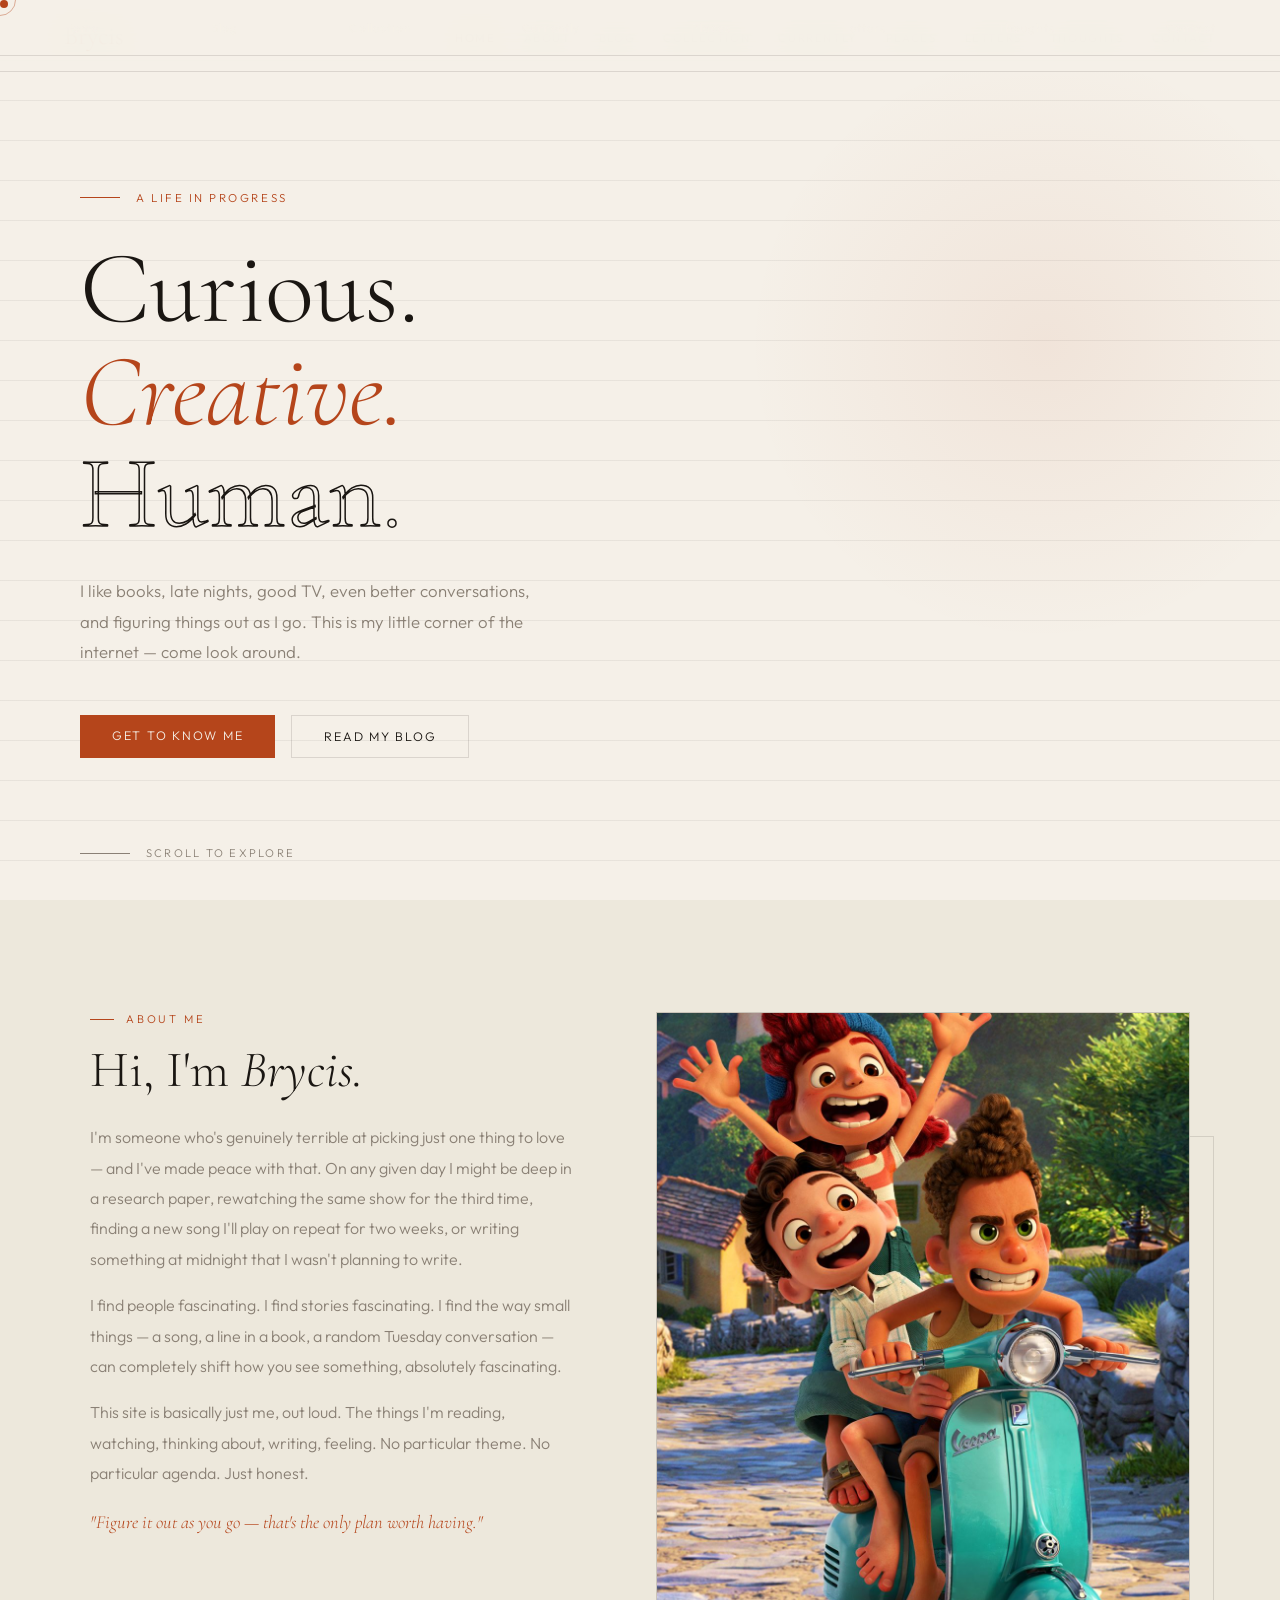
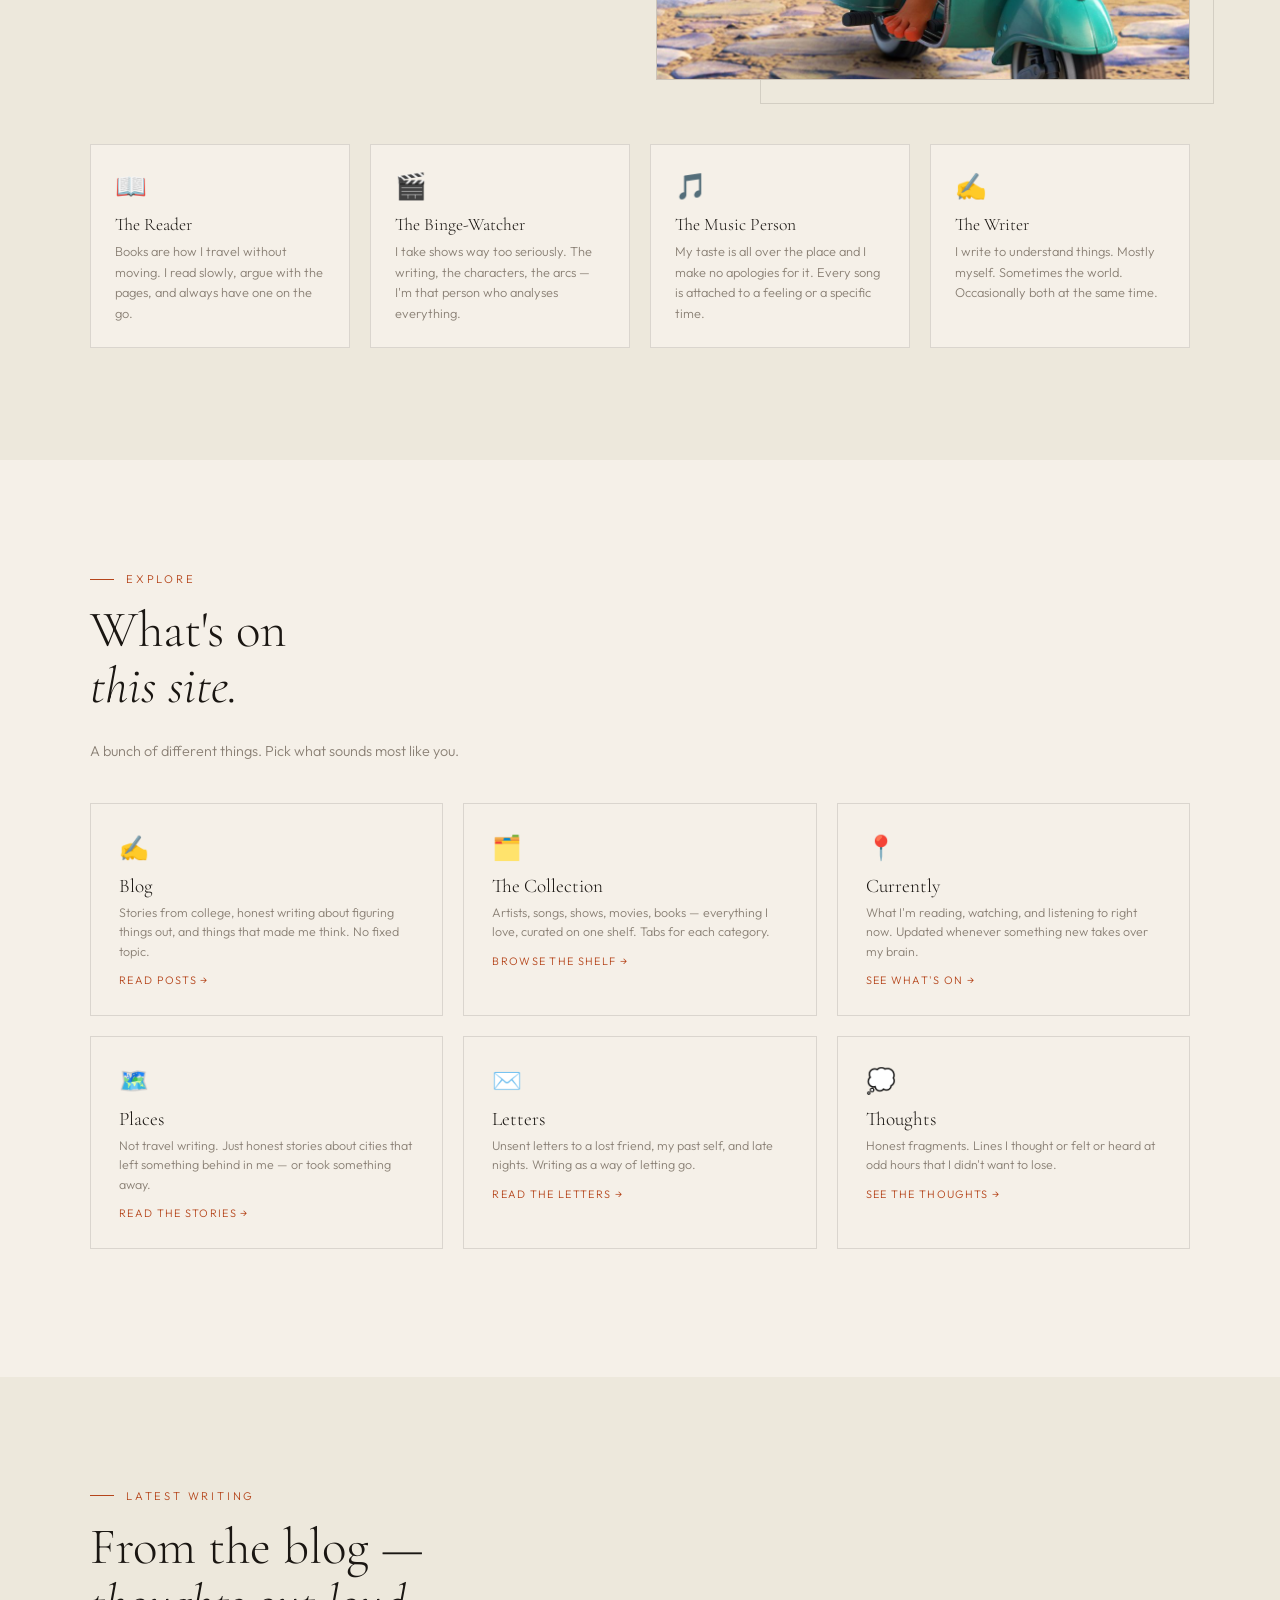
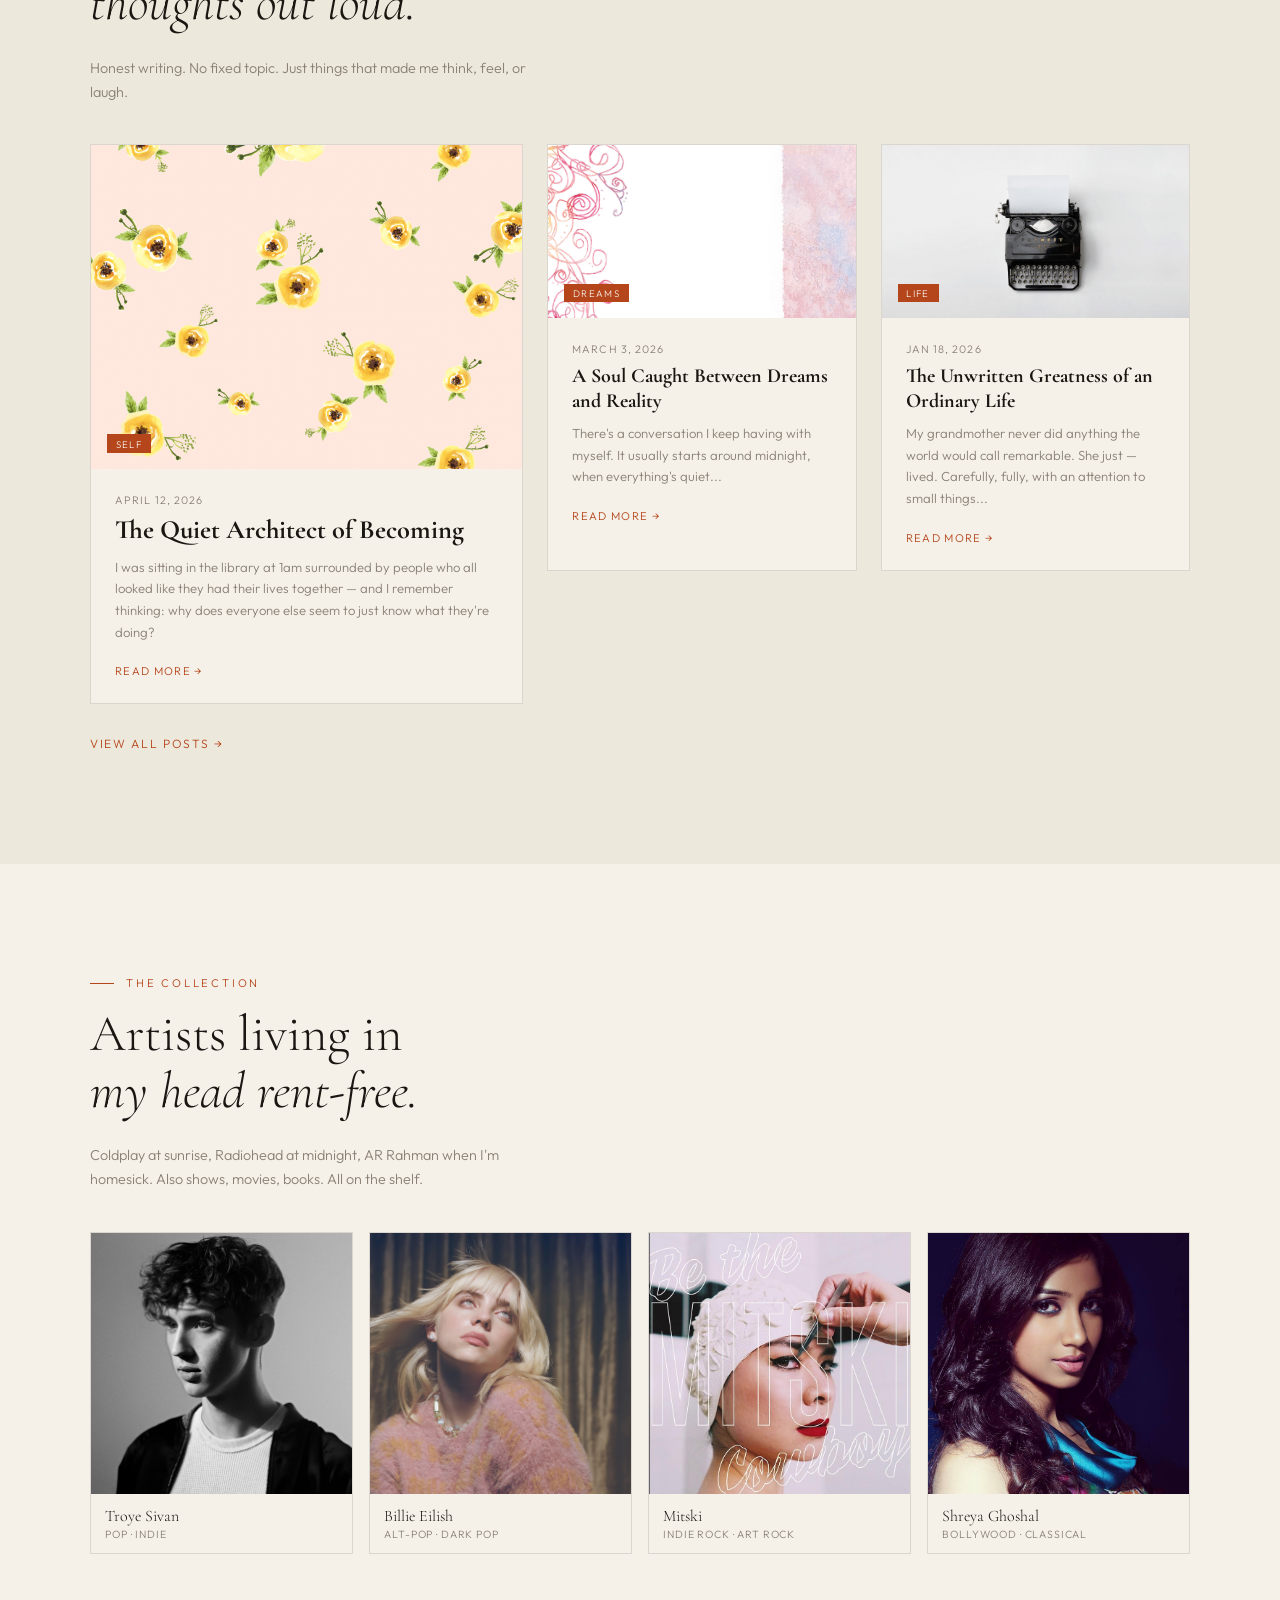
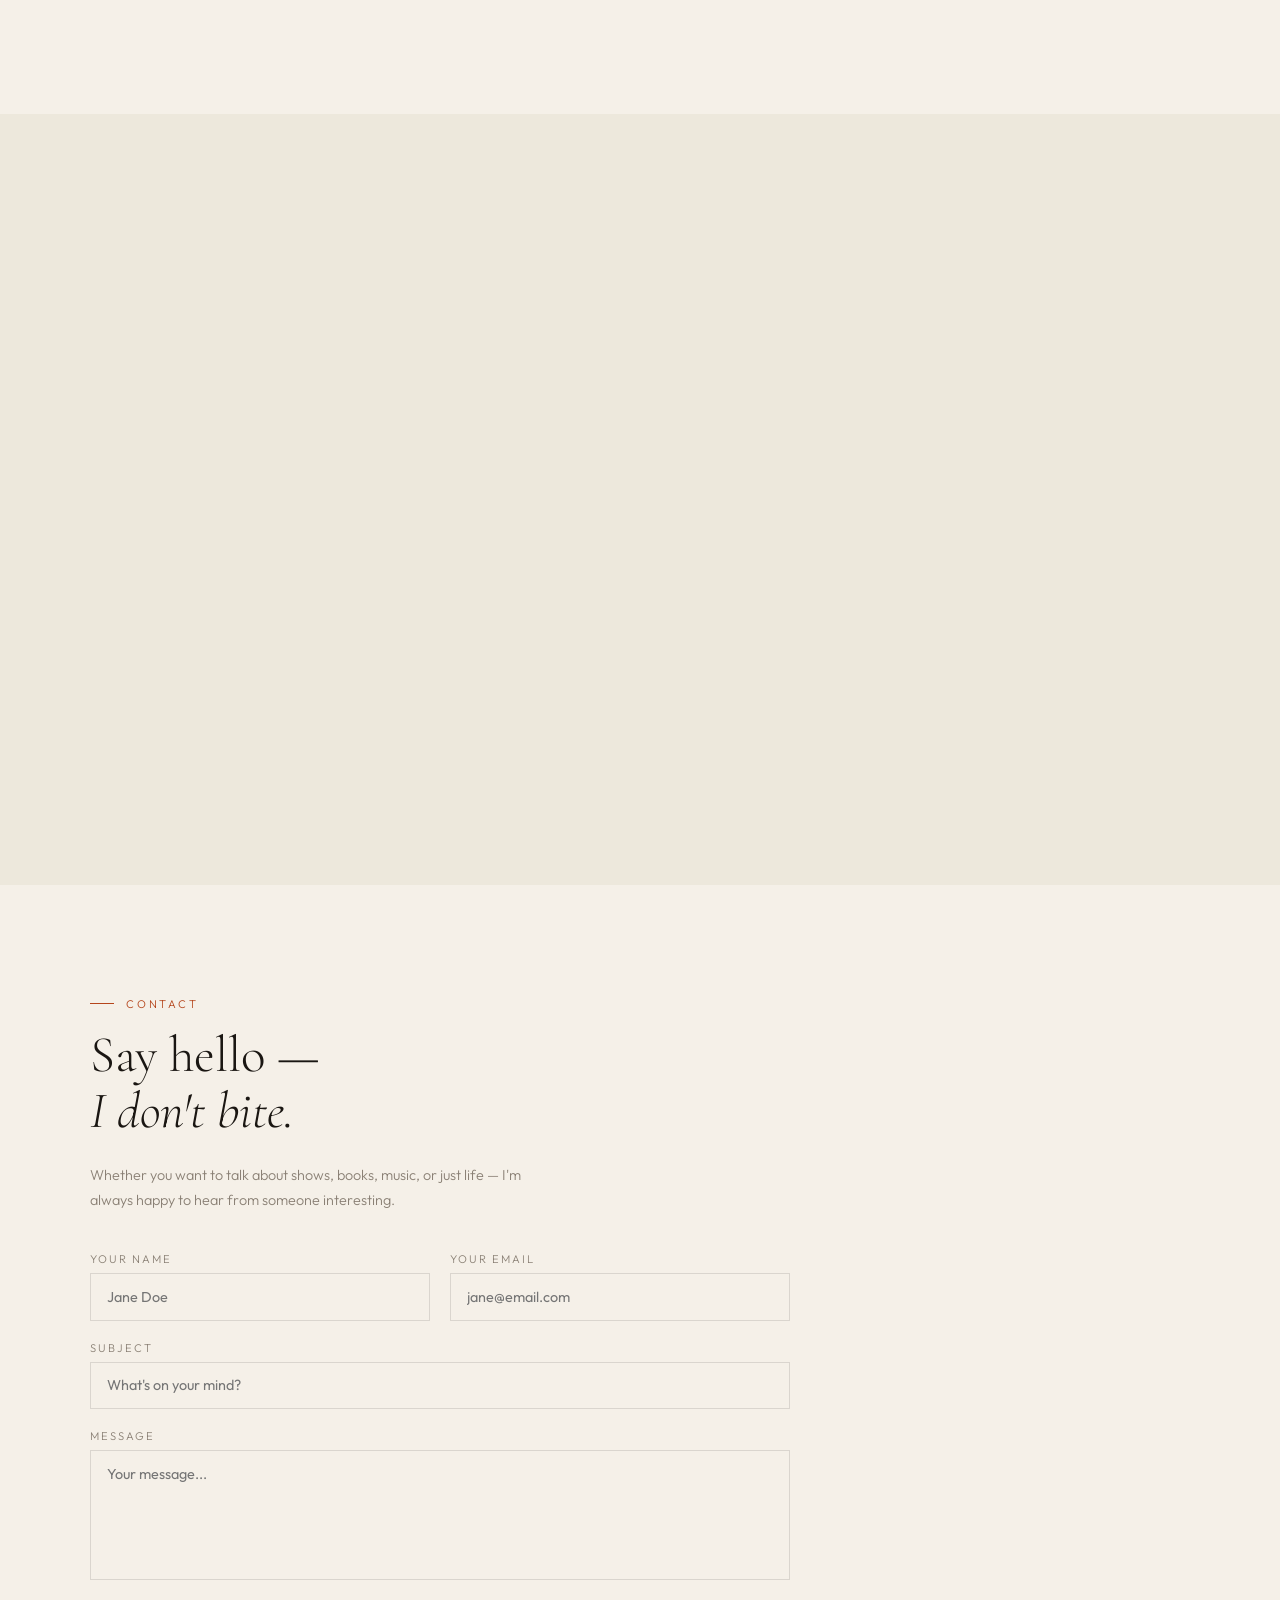
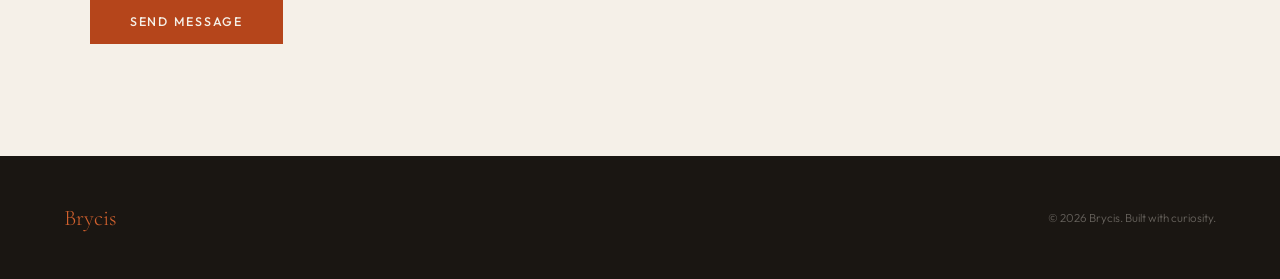
<file: index.html>
<!DOCTYPE html>
<html lang="en">
<head>
  <meta charset="UTF-8"/>
  <meta name="viewport" content="width=device-width, initial-scale=1.0"/>
  <title>Brycis — A Life in Progress</title>
  <link href="https://fonts.googleapis.com/css2?family=Cormorant+Garamond:ital,wght@0,300;0,400;0,600;1,300;1,400&family=Outfit:wght@300;400;500&display=swap" rel="stylesheet"/>
  <style>
    *,*::before,*::after{margin:0;padding:0;box-sizing:border-box;}
    :root{--ink:#1a1612;--paper:#f5f0e8;--paper2:#ede8dc;--paper3:#e4ddd0;--rust:#b5451b;--rust2:#d4622e;--muted:#8a8075;--border:rgba(26,22,18,0.12);}
    html{scroll-behavior:smooth;}
    body{background:var(--paper);color:var(--ink);font-family:'Outfit',sans-serif;font-weight:300;overflow-x:hidden;cursor:none;}
    .cur{width:8px;height:8px;background:var(--rust);border-radius:50%;position:fixed;top:0;left:0;pointer-events:none;z-index:9999;}
    .cur-ring{width:32px;height:32px;border:1.5px solid var(--rust);border-radius:50%;position:fixed;top:0;left:0;pointer-events:none;z-index:9998;opacity:0.4;}

    /* NAV */
    nav{position:fixed;top:0;left:0;right:0;z-index:200;display:flex;justify-content:space-between;align-items:center;padding:1.25rem 4rem;background:rgba(245,240,232,0.93);backdrop-filter:blur(16px);border-bottom:1px solid var(--border);}
    .nav-logo{font-family:'Cormorant Garamond',serif;font-size:1.6rem;color:var(--rust);text-decoration:none;}
    .nav-links{display:flex;gap:1.75rem;list-style:none;}
    .nav-links a{color:var(--muted);text-decoration:none;font-size:0.72rem;letter-spacing:0.14em;text-transform:uppercase;transition:color 0.3s;}
    .nav-links a:hover{color:var(--rust);}

    /* HERO */
    #home{min-height:100vh;display:flex;align-items:center;padding:8rem 5rem 5rem;position:relative;overflow:hidden;}
    .hero-lines{position:absolute;inset:0;background-image:repeating-linear-gradient(0deg,transparent,transparent 39px,var(--border) 39px,var(--border) 40px);opacity:0.5;}
    .hero-glow{position:absolute;right:-5%;top:5%;width:600px;height:600px;background:radial-gradient(ellipse,rgba(181,69,27,0.07) 0%,transparent 70%);border-radius:50%;}
    .hero-inner{position:relative;z-index:1;max-width:860px;}
    .eyebrow{display:flex;align-items:center;gap:1rem;margin-bottom:2rem;animation:fadeUp 0.9s ease both;}
    .eyebrow-line{width:40px;height:1px;background:var(--rust);}
    .eyebrow span{font-size:0.72rem;letter-spacing:0.22em;text-transform:uppercase;color:var(--rust);}
    h1.big{font-family:'Cormorant Garamond',serif;font-size:clamp(3.5rem,8vw,7.5rem);font-weight:300;line-height:1.0;margin-bottom:2rem;animation:fadeUp 0.9s ease 0.12s both;}
    h1.big em{font-style:italic;color:var(--rust);}
    h1.big .out{-webkit-text-stroke:1.5px var(--ink);color:transparent;}
    .hero-p{max-width:480px;font-size:1.05rem;line-height:1.8;color:var(--muted);margin-bottom:3rem;animation:fadeUp 0.9s ease 0.24s both;}
    .hero-btns{display:flex;gap:1rem;flex-wrap:wrap;animation:fadeUp 0.9s ease 0.36s both;}
    .btn{padding:0.8rem 2rem;font-size:0.78rem;letter-spacing:0.14em;text-transform:uppercase;text-decoration:none;cursor:none;transition:all 0.3s;font-family:'Outfit',sans-serif;display:inline-block;}
    .btn-fill{background:var(--rust);color:var(--paper);}
    .btn-fill:hover{background:var(--rust2);transform:translateY(-2px);}
    .btn-out{border:1px solid var(--border);color:var(--ink);}
    .btn-out:hover{border-color:var(--rust);color:var(--rust);transform:translateY(-2px);}
    .scroll-hint{position:absolute;bottom:2.5rem;left:5rem;display:flex;align-items:center;gap:1rem;font-size:0.7rem;letter-spacing:0.2em;text-transform:uppercase;color:var(--muted);animation:fadeUp 1s ease 0.6s both;}
    .scroll-line{width:50px;height:1px;background:var(--muted);}

    /* SHARED */
    .padded{padding:7rem 5rem;}
    .wrap{max-width:1100px;margin:0 auto;}
    .bg2{background:var(--paper2);}
    .sec-label{font-size:0.7rem;letter-spacing:0.25em;text-transform:uppercase;color:var(--rust);margin-bottom:1rem;display:flex;align-items:center;gap:0.75rem;}
    .sec-label::before{content:'';width:24px;height:1px;background:var(--rust);}
    h2.sec-h{font-family:'Cormorant Garamond',serif;font-size:clamp(2.2rem,4vw,3.8rem);font-weight:300;line-height:1.1;margin-bottom:1.5rem;}
    .sub-p{color:var(--muted);font-size:0.9rem;line-height:1.7;max-width:460px;margin-bottom:2.5rem;}
    .view-all{display:inline-flex;align-items:center;gap:0.5rem;font-size:0.75rem;letter-spacing:0.14em;text-transform:uppercase;color:var(--rust);text-decoration:none;transition:gap 0.2s;margin-top:2rem;}
    .view-all:hover{gap:0.8rem;}

    /* ABOUT */
    .about-grid{display:grid;grid-template-columns:1fr 1.1fr;gap:5rem;align-items:start;margin-bottom:4rem;}
    .about-p{font-size:1rem;color:var(--muted);line-height:1.9;margin-bottom:1rem;}
    .about-p strong{color:var(--ink);font-weight:500;}
    .about-p em{font-style:italic;}
    .about-img-wrap{position:relative;}
    .img-wrap{position:relative;overflow:hidden;background:var(--paper3);border:1px solid var(--border);}
    .img-wrap .fallback{position:absolute;inset:0;display:flex;align-items:center;justify-content:center;font-size:5rem;z-index:0;}
    .img-wrap img{position:absolute;inset:0;width:100%;height:100%;object-fit:cover;z-index:1;}
    .about-img-box{aspect-ratio:4/5;}
    .about-img-deco{position:absolute;bottom:-1.5rem;right:-1.5rem;width:85%;aspect-ratio:4/5;border:1px solid var(--border);z-index:-1;}

    /* TRAITS — fun, not engineer-heavy */
    .traits{display:grid;grid-template-columns:repeat(4,1fr);gap:1.25rem;}
    .trait{padding:1.5rem;background:var(--paper);border:1px solid var(--border);transition:border-color 0.3s,transform 0.3s;}
    .trait:hover{border-color:var(--rust);transform:translateY(-4px);}
    .trait-icon{font-size:1.6rem;margin-bottom:0.75rem;}
    .trait-name{font-family:'Cormorant Garamond',serif;font-size:1.1rem;margin-bottom:0.4rem;}
    .trait-desc{font-size:0.8rem;color:var(--muted);line-height:1.6;}

    /* QUICK LINKS — new pages preview */
    .quick-links{display:grid;grid-template-columns:repeat(3,1fr);gap:1.25rem;margin-bottom:1rem;}
    .ql-card{display:block;text-decoration:none;padding:1.75rem;background:var(--paper);border:1px solid var(--border);transition:border-color 0.3s,transform 0.3s;color:inherit;cursor:none;}
    .ql-card:hover{border-color:var(--rust);transform:translateY(-3px);}
    .ql-icon{font-size:1.5rem;margin-bottom:0.75rem;}
    .ql-title{font-family:'Cormorant Garamond',serif;font-size:1.2rem;margin-bottom:0.3rem;}
    .ql-desc{font-size:0.78rem;color:var(--muted);line-height:1.55;}
    .ql-link{font-size:0.68rem;letter-spacing:0.12em;text-transform:uppercase;color:var(--rust);margin-top:0.75rem;display:block;}

    /* BLOG PREVIEW */
    .blog-preview-grid{display:grid;grid-template-columns:1.4fr 1fr 1fr;gap:1.5rem;}
    .bcard{display:block;text-decoration:none;color:inherit;background:var(--paper);border:1px solid var(--border);overflow:hidden;transition:transform 0.3s,border-color 0.3s;cursor:none;}
    .bcard:hover{transform:translateY(-5px);border-color:var(--rust);}
    .bcard.feat{grid-row:span 2;}
    .bthumb{aspect-ratio:16/9;position:relative;overflow:hidden;}
    .bcard.feat .bthumb{aspect-ratio:4/3;}
    .bthumb .fallback{position:absolute;inset:0;display:flex;align-items:center;justify-content:center;font-size:3rem;background:var(--paper3);z-index:0;}
    .bthumb img{position:absolute;inset:0;width:100%;height:100%;object-fit:cover;z-index:1;}
    .btag{position:absolute;bottom:1rem;left:1rem;font-size:0.6rem;letter-spacing:0.14em;text-transform:uppercase;background:var(--rust);color:var(--paper);padding:0.2rem 0.55rem;z-index:2;}
    .bbody{padding:1.5rem;}
    .bdate{font-size:0.68rem;color:var(--muted);letter-spacing:0.1em;text-transform:uppercase;margin-bottom:0.45rem;}
    .btitle{font-family:'Cormorant Garamond',serif;font-size:1.25rem;line-height:1.25;margin-bottom:0.6rem;}
    .bcard.feat .btitle{font-size:1.65rem;}
    .bexcerpt{font-size:0.82rem;color:var(--muted);line-height:1.65;margin-bottom:1rem;}
    .blink{font-size:0.7rem;letter-spacing:0.12em;text-transform:uppercase;color:var(--rust);}

    /* COLLECTION TEASER */
    .collection-teaser{display:grid;grid-template-columns:repeat(4,1fr);gap:1rem;}
    .ct-card{background:var(--paper);border:1px solid var(--border);overflow:hidden;transition:transform 0.3s,border-color 0.3s;cursor:none;}
    .ct-card:hover{transform:translateY(-3px);border-color:var(--rust);}
    .ct-img{aspect-ratio:1/1;position:relative;overflow:hidden;}
    .ct-img .fallback{position:absolute;inset:0;display:flex;align-items:center;justify-content:center;font-size:2rem;background:var(--paper3);z-index:0;}
    .ct-img img{position:absolute;inset:0;width:100%;height:100%;object-fit:cover;z-index:1;}
    .ct-body{padding:0.75rem 0.9rem;}
    .ct-name{font-family:'Cormorant Garamond',serif;font-size:1rem;margin-bottom:0.1rem;}
    .ct-genre{font-size:0.66rem;color:var(--muted);letter-spacing:0.08em;text-transform:uppercase;}

    /* GALLERY TEASER */
    .gallery-teaser{display:grid;grid-template-columns:repeat(3,1fr);gap:1rem;}
    .gt-item{position:relative;overflow:hidden;cursor:none;aspect-ratio:4/3;}
    .gt-item .fallback{position:absolute;inset:0;display:flex;align-items:center;justify-content:center;font-size:2rem;background:var(--paper3);z-index:0;}
    .gt-item img{position:absolute;inset:0;width:100%;height:100%;object-fit:cover;z-index:1;transition:transform 0.4s;}
    .gt-item:hover img{transform:scale(1.05);}
    .gt-overlay{position:absolute;inset:0;background:rgba(26,22,18,0.45);display:flex;align-items:center;justify-content:center;opacity:0;transition:opacity 0.3s;z-index:2;}
    .gt-item:hover .gt-overlay{opacity:1;}
    .gt-overlay span{font-size:0.68rem;letter-spacing:0.18em;text-transform:uppercase;color:var(--paper);}

    /* CONTACT */
    .cform{display:grid;grid-template-columns:1fr 1fr;gap:1.25rem;max-width:700px;}
    .fg{display:flex;flex-direction:column;gap:0.45rem;}
    .fg.full{grid-column:span 2;}
    label{font-size:0.7rem;letter-spacing:0.18em;text-transform:uppercase;color:var(--muted);}
    input,textarea{background:var(--paper);border:1px solid var(--border);color:var(--ink);padding:0.85rem 1rem;font-family:'Outfit',sans-serif;font-size:0.9rem;outline:none;transition:border-color 0.3s;resize:none;}
    input:focus,textarea:focus{border-color:var(--rust);}
    textarea{height:130px;}
    .csub{grid-column:span 2;justify-self:start;background:var(--rust);color:var(--paper);border:none;padding:0.9rem 2.5rem;font-family:'Outfit',sans-serif;font-size:0.78rem;letter-spacing:0.14em;text-transform:uppercase;font-weight:500;cursor:none;transition:all 0.3s;}
    .csub:hover{background:var(--rust2);transform:translateY(-2px);}
    .form-success{display:none;padding:1.25rem;background:rgba(74,94,79,0.1);border:1px solid rgba(74,94,79,0.3);color:#4a5e4f;font-size:0.88rem;margin-top:1rem;max-width:700px;}

    /* FOOTER */
    footer{background:var(--ink);color:var(--paper);padding:3rem 4rem;display:flex;justify-content:space-between;align-items:center;flex-wrap:wrap;gap:1rem;}
    .fl{font-family:'Cormorant Garamond',serif;font-size:1.4rem;color:var(--rust2);}
    .fn{display:flex;gap:1.5rem;flex-wrap:wrap;}
    .fn a{color:rgba(245,240,232,0.5);text-decoration:none;font-size:0.72rem;letter-spacing:0.1em;transition:color 0.3s;}
    .fn a:hover{color:var(--rust2);}
    .fc{font-size:0.72rem;color:rgba(245,240,232,0.35);}

    @keyframes fadeUp{from{opacity:0;transform:translateY(24px)}to{opacity:1;transform:translateY(0)}}
    .rev{opacity:0;transform:translateY(28px);transition:opacity 0.7s ease,transform 0.7s ease;}
    .rev.vis{opacity:1;transform:translateY(0);}
    .d1{transition-delay:0.1s}.d2{transition-delay:0.2s}.d3{transition-delay:0.3s}.d4{transition-delay:0.4s}

    @media(max-width:900px){
      nav{padding:1rem 1.5rem;}.nav-links{display:none;}
      #home,.padded{padding:4rem 1.5rem;}
      .about-grid{grid-template-columns:1fr;gap:3rem;}
      .traits{grid-template-columns:1fr 1fr;}
      .quick-links{grid-template-columns:1fr;}
      .blog-preview-grid{grid-template-columns:1fr;}
      .bcard.feat{grid-row:auto;}
      .collection-teaser{grid-template-columns:1fr 1fr;}
      .gallery-teaser{grid-template-columns:1fr 1fr;}
      .cform{grid-template-columns:1fr;}
      .fg.full,.csub{grid-column:auto;}
      footer{flex-direction:column;text-align:center;padding:2rem 1.5rem;}
    }
  </style>
</head>
<body>
<div class="cur" id="cur"></div>
<div class="cur-ring" id="curRing"></div>

<!-- NAV -->
<nav>
  <a href="index.html" class="nav-logo">Brycis</a>
  <ul class="nav-links">
    <li><a href="#home">Home</a></li>
    <li><a href="#about">About</a></li>
    <li><a href="blog.html">Blog</a></li>
    <li><a href="collection.html">Collection</a></li>
    <li><a href="currently.html">Currently</a></li>
    <li><a href="places.html">Places</a></li>
    <li><a href="letters.html">Letters</a></li>
    <li><a href="thoughts.html">Thoughts</a></li>
    <li><a href="#contact">Contact</a></li>
  </ul>
</nav>

<!-- HERO -->
<section id="home">
  <div class="hero-lines"></div>
  <div class="hero-glow"></div>
  <div class="hero-inner">
    <div class="eyebrow"><div class="eyebrow-line"></div><span>A life in progress</span></div>
    <h1 class="big">Curious.<br/><em>Creative.</em><br/><span class="out">Human.</span></h1>
    <p class="hero-p">I like books, late nights, good TV, even better conversations, and figuring things out as I go. This is my little corner of the internet — come look around.</p>
    <div class="hero-btns">
      <a href="#about" class="btn btn-fill">Get to know me</a>
      <a href="blog.html" class="btn btn-out">Read my blog</a>
    </div>
  </div>
  <div class="scroll-hint"><div class="scroll-line"></div><span>Scroll to explore</span></div>
</section>

<!-- ABOUT -->
<section id="about" class="padded bg2">
  <div class="wrap">
    <div class="about-grid">
      <div>
        <p class="sec-label rev">About Me</p>
        <h2 class="sec-h rev">Hi, I'm <em style="font-style:italic">Brycis.</em></h2>
        <p class="about-p rev">I'm someone who's genuinely terrible at picking just one thing to love — and I've made peace with that. On any given day I might be deep in a research paper, rewatching the same show for the third time, finding a new song I'll play on repeat for two weeks, or writing something at midnight that I wasn't planning to write.</p>
        <p class="about-p rev">I find people fascinating. I find stories fascinating. I find the way small things — a song, a line in a book, a random Tuesday conversation — can completely shift how you see something, absolutely fascinating.</p>
        <p class="about-p rev">This site is basically just me, out loud. The things I'm reading, watching, thinking about, writing, feeling. No particular theme. No particular agenda. Just honest.</p>
        <p class="about-p rev" style="color:var(--rust);font-style:italic;font-family:'Cormorant Garamond',serif;font-size:1.15rem;">"Figure it out as you go — that's the only plan worth having."</p>
      </div>
      <div class="about-img-wrap rev">
        <div class="img-wrap about-img-box">
          <div class="fallback">🙂</div>
          <img src="images/me.jpg" alt="Brycis" onload="this.previousElementSibling.style.display='none'" onerror="this.remove()"/>
        </div>
        <div class="about-img-deco"></div>
      </div>
    </div>

    <!-- TRAITS — fun, not engineer-heavy -->
    <div class="traits">
      <div class="trait rev">
        <div class="trait-icon">📖</div>
        <div class="trait-name">The Reader</div>
        <div class="trait-desc">Books are how I travel without moving. I read slowly, argue with the pages, and always have one on the go.</div>
      </div>
      <div class="trait rev d1">
        <div class="trait-icon">🎬</div>
        <div class="trait-name">The Binge-Watcher</div>
        <div class="trait-desc">I take shows way too seriously. The writing, the characters, the arcs — I'm that person who analyses everything.</div>
      </div>
      <div class="trait rev d2">
        <div class="trait-icon">🎵</div>
        <div class="trait-name">The Music Person</div>
        <div class="trait-desc">My taste is all over the place and I make no apologies for it. Every song is attached to a feeling or a specific time.</div>
      </div>
      <div class="trait rev d3">
        <div class="trait-icon">✍️</div>
        <div class="trait-name">The Writer</div>
        <div class="trait-desc">I write to understand things. Mostly myself. Sometimes the world. Occasionally both at the same time.</div>
      </div>
    </div>
  </div>
</section>

<!-- EXPLORE THE SITE — quick links to all new pages -->
<section class="padded">
  <div class="wrap">
    <p class="sec-label rev">Explore</p>
    <h2 class="sec-h rev">What's on<br/><em style="font-style:italic">this site.</em></h2>
    <p class="sub-p rev">A bunch of different things. Pick what sounds most like you.</p>
    <div class="quick-links">
      <a href="blog.html" class="ql-card rev">
        <div class="ql-icon">✍️</div>
        <div class="ql-title">Blog</div>
        <div class="ql-desc">Stories from college, honest writing about figuring things out, and things that made me think. No fixed topic.</div>
        <span class="ql-link">Read posts →</span>
      </a>
      <a href="collection.html" class="ql-card rev d1">
        <div class="ql-icon">🗂️</div>
        <div class="ql-title">The Collection</div>
        <div class="ql-desc">Artists, songs, shows, movies, books — everything I love, curated on one shelf. Tabs for each category.</div>
        <span class="ql-link">Browse the shelf →</span>
      </a>
      <a href="currently.html" class="ql-card rev d2">
        <div class="ql-icon">📍</div>
        <div class="ql-title">Currently</div>
        <div class="ql-desc">What I'm reading, watching, and listening to right now. Updated whenever something new takes over my brain.</div>
        <span class="ql-link">See what's on →</span>
      </a>
      <a href="places.html" class="ql-card rev">
        <div class="ql-icon">🗺️</div>
        <div class="ql-title">Places</div>
        <div class="ql-desc">Not travel writing. Just honest stories about cities that left something behind in me — or took something away.</div>
        <span class="ql-link">Read the stories →</span>
      </a>
      <a href="letters.html" class="ql-card rev d1">
        <div class="ql-icon">✉️</div>
        <div class="ql-title">Letters</div>
        <div class="ql-desc">Unsent letters to a lost friend, my past self, and late nights. Writing as a way of letting go.</div>
        <span class="ql-link">Read the letters →</span>
      </a>
      <a href="thoughts.html" class="ql-card rev d2">
        <div class="ql-icon">💭</div>
        <div class="ql-title">Thoughts</div>
        <div class="ql-desc">Honest fragments. Lines I thought or felt or heard at odd hours that I didn't want to lose.</div>
        <span class="ql-link">See the thoughts →</span>
      </a>
    </div>
  </div>
</section>

<!-- BLOG PREVIEW -->
<section class="padded bg2">
  <div class="wrap">
    <p class="sec-label rev">Latest Writing</p>
    <h2 class="sec-h rev">From the blog —<br/><em style="font-style:italic">thoughts out loud.</em></h2>
    <p class="sub-p rev">Honest writing. No fixed topic. Just things that made me think, feel, or laugh.</p>
    <div class="blog-preview-grid">
      <a href="blog1.html" class="bcard feat rev">
        <div class="bthumb">
          <div class="fallback">🌱</div>
          <img src="images/blog/blog1.jpg" alt="Blog 1" onload="this.previousElementSibling.style.display='none'" onerror="this.remove()"/>
          <span class="btag">Self</span>
        </div>
        <div class="bbody">
          <p class="bdate">April 12, 2026</p>
          <h3 class="btitle">The Quiet Architect of Becoming</h3>
          <p class="bexcerpt">I was sitting in the library at 1am surrounded by people who all looked like they had their lives together — and I remember thinking: why does everyone else seem to just know what they're doing?</p>
          <span class="blink">Read more →</span>
        </div>
      </a>
      <a href="blog2.html" class="bcard rev d1">
        <div class="bthumb">
          <div class="fallback">🌊</div>
          <img src="images/blog/blog2.jpg" alt="Blog 2" onload="this.previousElementSibling.style.display='none'" onerror="this.remove()"/>
          <span class="btag">Dreams</span>
        </div>
        <div class="bbody">
          <p class="bdate">March 3, 2026</p>
          <h3 class="btitle">A Soul Caught Between Dreams and Reality</h3>
          <p class="bexcerpt">There's a conversation I keep having with myself. It usually starts around midnight, when everything's quiet...</p>
          <span class="blink">Read more →</span>
        </div>
      </a>
      <a href="blog3.html" class="bcard rev d2">
        <div class="bthumb">
          <div class="fallback">✨</div>
          <img src="images/blog/blog3.jpg" alt="Blog 3" onload="this.previousElementSibling.style.display='none'" onerror="this.remove()"/>
          <span class="btag">Life</span>
        </div>
        <div class="bbody">
          <p class="bdate">Jan 18, 2026</p>
          <h3 class="btitle">The Unwritten Greatness of an Ordinary Life</h3>
          <p class="bexcerpt">My grandmother never did anything the world would call remarkable. She just — lived. Carefully, fully, with an attention to small things...</p>
          <span class="blink">Read more →</span>
        </div>
      </a>
    </div>
    <a href="blog.html" class="view-all rev">View all posts →</a>
  </div>
</section>

<!-- COLLECTION TEASER -->
<section class="padded">
  <div class="wrap">
    <p class="sec-label rev">The Collection</p>
    <h2 class="sec-h rev">Artists living in<br/><em style="font-style:italic">my head rent-free.</em></h2>
    <p class="sub-p rev">Coldplay at sunrise, Radiohead at midnight, AR Rahman when I'm homesick. Also shows, movies, books. All on the shelf.</p>
    <div class="collection-teaser">
      <div class="ct-card rev">
        <div class="ct-img"><div class="fallback">🎤</div><img src="images/music/singer1.jpg" alt="Troye Sivan" onload="this.previousElementSibling.style.display='none'" onerror="this.remove()"/></div>
        <div class="ct-body"><div class="ct-name">Troye Sivan</div><div class="ct-genre">Pop · Indie</div></div>
      </div>
      <div class="ct-card rev d1">
        <div class="ct-img"><div class="fallback">🎵</div><img src="images/music/singer3.jpg" alt="Billie Eilish" onload="this.previousElementSibling.style.display='none'" onerror="this.remove()"/></div>
        <div class="ct-body"><div class="ct-name">Billie Eilish</div><div class="ct-genre">Alt-Pop · Dark Pop</div></div>
      </div>
      <div class="ct-card rev d2">
        <div class="ct-img"><div class="fallback">🎹</div><img src="images/music/singer6.jpg" alt="Mitski" onload="this.previousElementSibling.style.display='none'" onerror="this.remove()"/></div>
        <div class="ct-body"><div class="ct-name">Mitski</div><div class="ct-genre">Indie Rock · Art Rock</div></div>
      </div>
      <div class="ct-card rev d3">
        <div class="ct-img"><div class="fallback">🎶</div><img src="images/music/singer7.jpg" alt="Shreya Ghoshal" onload="this.previousElementSibling.style.display='none'" onerror="this.remove()"/></div>
        <div class="ct-body"><div class="ct-name">Shreya Ghoshal</div><div class="ct-genre">Bollywood · Classical</div></div>
      </div>
    </div>
    <a href="collection.html" class="view-all rev">Explore the full collection →</a>
  </div>
</section>

<!-- GALLERY TEASER -->
<section class="padded bg2">
  <div class="wrap">
    <p class="sec-label rev">Gallery</p>
    <h2 class="sec-h rev">Moments —<br/><em style="font-style:italic">not poses.</em></h2>
    <p class="sub-p rev">Nature, arts, and the things I find beautiful enough to keep.</p>
    <div class="gallery-teaser">
      <div class="gt-item rev">
        <div class="fallback">🌅</div>
        <img src="images/nature/nature1.jpg" alt="Nature 1" onload="this.previousElementSibling.style.display='none'" onerror="this.remove()"/>
        <div class="gt-overlay"><span>Nature</span></div>
      </div>
      <div class="gt-item rev d1">
        <div class="fallback">🎨</div>
        <img src="images/arts/art1.jpg" alt="Art 1" onload="this.previousElementSibling.style.display='none'" onerror="this.remove()"/>
        <div class="gt-overlay"><span>Arts</span></div>
      </div>
      <div class="gt-item rev d2">
        <div class="fallback">🌿</div>
        <img src="images/nature/nature2.jpg" alt="Nature 2" onload="this.previousElementSibling.style.display='none'" onerror="this.remove()"/>
        <div class="gt-overlay"><span>Nature</span></div>
      </div>
    </div>
    <a href="gallery.html" class="view-all rev">View full gallery →</a>
  </div>
</section>

<!-- CONTACT -->
<section id="contact" class="padded">
  <div class="wrap">
    <p class="sec-label rev">Contact</p>
    <h2 class="sec-h rev">Say hello —<br/><em style="font-style:italic">I don't bite.</em></h2>
    <p class="sub-p rev">Whether you want to talk about shows, books, music, or just life — I'm always happy to hear from someone interesting.</p>
    <form class="cform rev" id="contactForm" action="https://formspree.io/f/mrerazyr" method="POST">
      <div class="fg"><label>Your Name</label><input type="text" name="name" placeholder="Jane Doe" required/></div>
      <div class="fg"><label>Your Email</label><input type="email" name="email" placeholder="jane@email.com" required/></div>
      <div class="fg full"><label>Subject</label><input type="text" name="subject" placeholder="What's on your mind?"/></div>
      <div class="fg full"><label>Message</label><textarea name="message" placeholder="Your message..." required></textarea></div>
      <button type="submit" class="csub">Send Message</button>
    </form>
    <div class="form-success" id="formSuccess">✓ Message sent! I'll get back to you soon.</div>
  </div>
</section>

<footer>
  <div class="fl">Brycis</div>
  <nav class="fn">
    <a href="index.html">Home</a>
    <a href="blog.html">Blog</a>
    <a href="collection.html">Collection</a>
    <a href="currently.html">Currently</a>
    <a href="places.html">Places</a>
    <a href="letters.html">Letters</a>
    <a href="thoughts.html">Thoughts</a>
    <a href="#contact">Contact</a>
  </nav>
  <p class="fc">© 2026 Brycis. Built with curiosity.</p>
</footer>

<script>
  const cur=document.getElementById('cur'),ring=document.getElementById('curRing');
  let mx=0,my=0,rx=0,ry=0;
  document.addEventListener('mousemove',e=>{mx=e.clientX;my=e.clientY;cur.style.transform=`translate(${mx-4}px,${my-4}px)`;});
  (function a(){rx+=(mx-rx)*0.1;ry+=(my-ry)*0.1;ring.style.transform=`translate(${rx-16}px,${ry-16}px)`;requestAnimationFrame(a);})();
  const obs=new IntersectionObserver(es=>{es.forEach(e=>{if(e.isIntersecting)e.target.classList.add('vis');});},{threshold:0.07});
  document.querySelectorAll('.rev').forEach(el=>obs.observe(el));
  const secs=document.querySelectorAll('section[id]'),nas=document.querySelectorAll('.nav-links a');
  window.addEventListener('scroll',()=>{let c='';secs.forEach(s=>{if(window.scrollY>=s.offsetTop-120)c=s.id;});nas.forEach(a=>{a.style.color=a.getAttribute('href')==='#'+c?'var(--rust)':'';});});
  const form=document.getElementById('contactForm');
  form.addEventListener('submit',async(e)=>{
    e.preventDefault();
    const btn=form.querySelector('.csub');
    btn.textContent='Sending...';btn.disabled=true;
    try{
      const res=await fetch(form.action,{method:'POST',body:new FormData(form),headers:{'Accept':'application/json'}});
      if(res.ok){form.style.display='none';document.getElementById('formSuccess').style.display='block';}
      else{btn.textContent='Send Message';btn.disabled=false;alert('Something went wrong. Try again.');}
    }catch{btn.textContent='Send Message';btn.disabled=false;}
  });
</script>
</body>
</html>
</file>
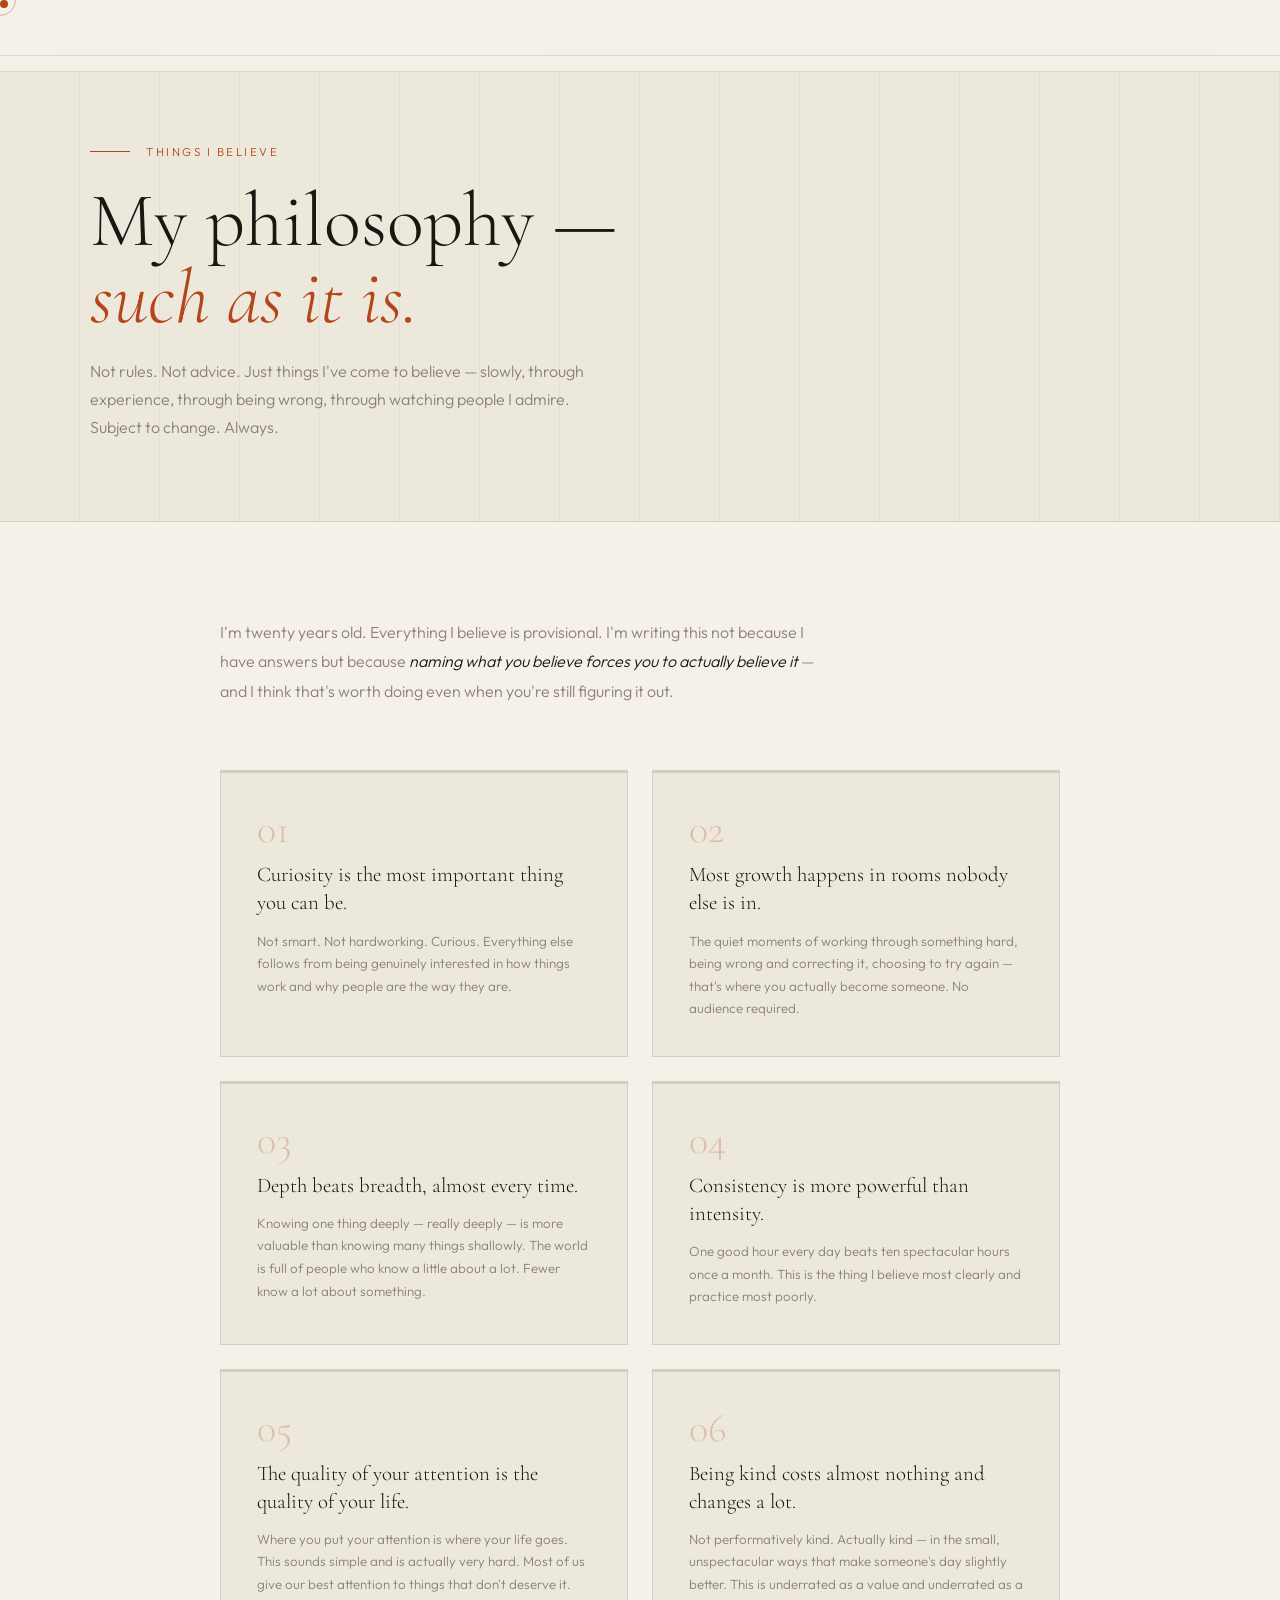
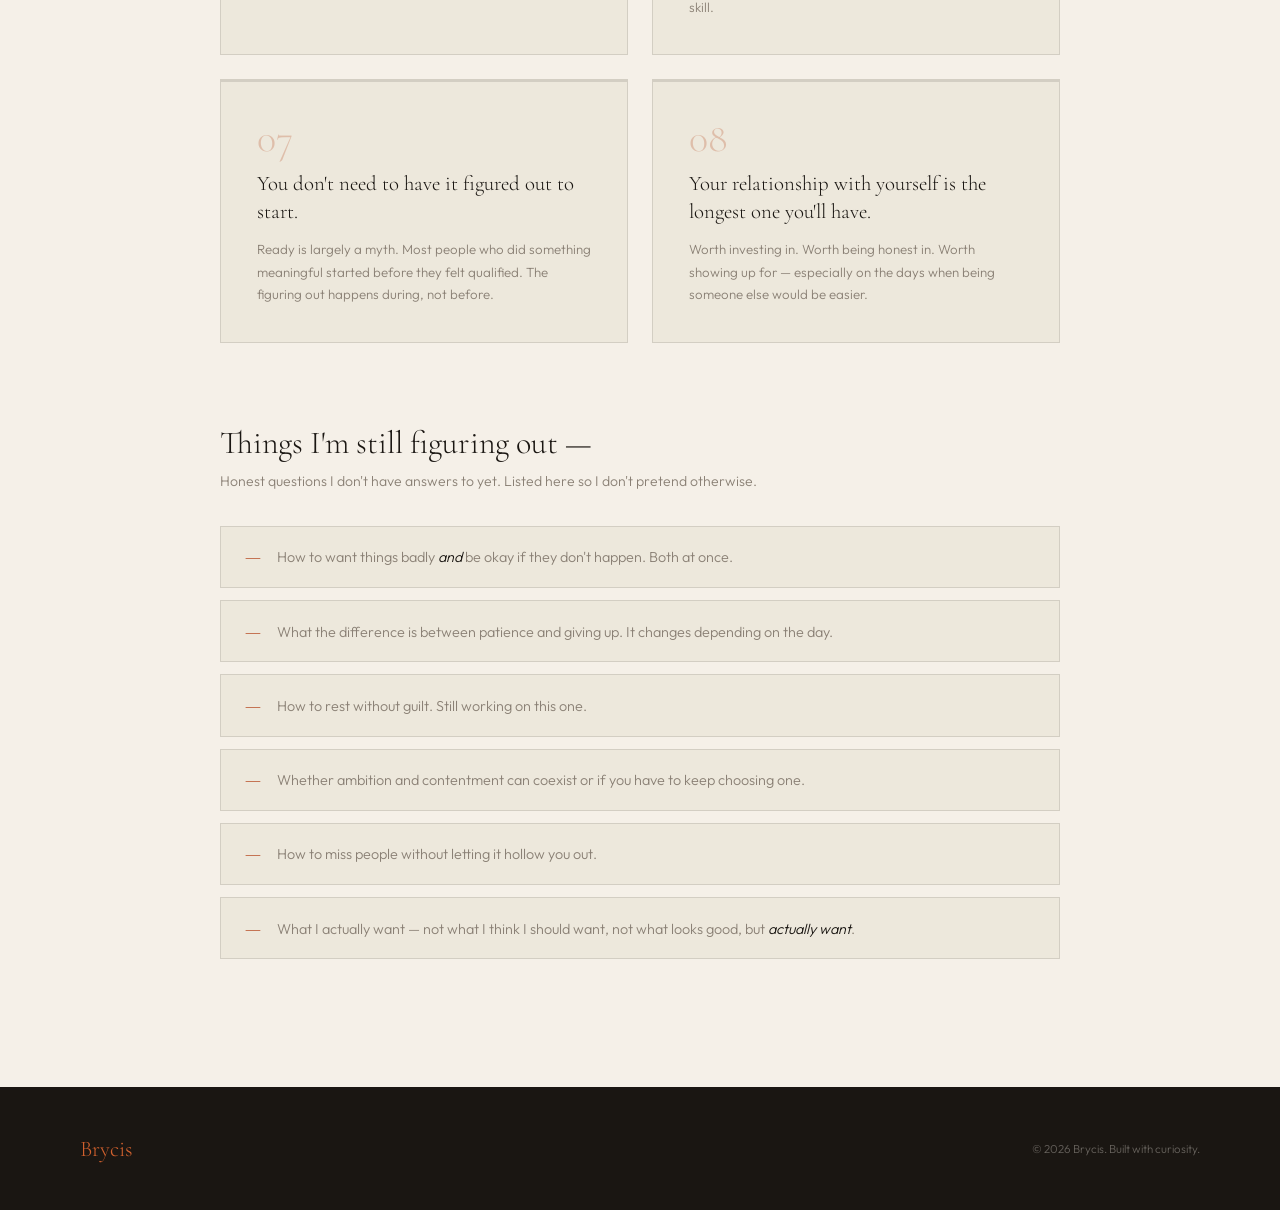
<file: believes.html>
<!DOCTYPE html>
<html lang="en">
<head>
  <meta charset="UTF-8"/>
  <meta name="viewport" content="width=device-width, initial-scale=1.0"/>
  <title>Things I Believe — Brycis</title>
  <link href="https://fonts.googleapis.com/css2?family=Cormorant+Garamond:ital,wght@0,300;0,400;0,600;1,300;1,400&family=Outfit:wght@300;400;500&display=swap" rel="stylesheet"/>
  <style>
    *,*::before,*::after{margin:0;padding:0;box-sizing:border-box;}
    :root{--ink:#1a1612;--paper:#f5f0e8;--paper2:#ede8dc;--paper3:#e4ddd0;--rust:#b5451b;--rust2:#d4622e;--muted:#8a8075;--border:rgba(26,22,18,0.12);}
    html{scroll-behavior:smooth;}
    body{background:var(--paper);color:var(--ink);font-family:'Outfit',sans-serif;font-weight:300;overflow-x:hidden;cursor:none;}
    .cur{width:8px;height:8px;background:var(--rust);border-radius:50%;position:fixed;top:0;left:0;pointer-events:none;z-index:9999;}
    .cur-ring{width:32px;height:32px;border:1.5px solid var(--rust);border-radius:50%;position:fixed;top:0;left:0;pointer-events:none;z-index:9998;opacity:0.4;}
    nav{position:fixed;top:0;left:0;right:0;z-index:200;display:flex;justify-content:space-between;align-items:center;padding:1.25rem 5rem;background:rgba(245,240,232,0.93);backdrop-filter:blur(16px);border-bottom:1px solid var(--border);}
    .nav-logo{font-family:'Cormorant Garamond',serif;font-size:1.6rem;color:var(--rust);text-decoration:none;}
    .nav-links{display:flex;gap:2rem;list-style:none;}
    .nav-links a{color:var(--muted);text-decoration:none;font-size:0.78rem;letter-spacing:0.14em;text-transform:uppercase;transition:color 0.3s;}
    .nav-links a:hover,.nav-links a.active{color:var(--rust);}
    .page-hero{padding:9rem 5rem 5rem;background:var(--paper2);border-bottom:1px solid var(--border);position:relative;overflow:hidden;}
    .hero-lines{position:absolute;inset:0;background-image:repeating-linear-gradient(90deg,transparent,transparent 79px,var(--border) 79px,var(--border) 80px);opacity:0.35;}
    .hero-inner{position:relative;z-index:1;max-width:1100px;margin:0 auto;}
    .eyebrow{display:flex;align-items:center;gap:1rem;margin-bottom:1.5rem;animation:fadeUp 0.8s ease both;}
    .eyebrow-line{width:40px;height:1px;background:var(--rust);}
    .eyebrow span{font-size:0.72rem;letter-spacing:0.22em;text-transform:uppercase;color:var(--rust);}
    h1.page-title{font-family:'Cormorant Garamond',serif;font-size:clamp(3rem,6vw,5.5rem);font-weight:300;line-height:1.0;margin-bottom:1.25rem;animation:fadeUp 0.8s ease 0.1s both;}
    h1.page-title em{font-style:italic;color:var(--rust);}
    .page-desc{color:var(--muted);font-size:1rem;line-height:1.75;max-width:520px;animation:fadeUp 0.8s ease 0.2s both;}
    .wrap{max-width:1000px;margin:0 auto;padding:6rem 5rem 8rem;}

    /* BELIEVES GRID */
    .believes-intro{font-size:1rem;color:var(--muted);line-height:1.85;max-width:620px;margin-bottom:4rem;}
    .believes-intro em{font-style:italic;color:var(--ink);}

    .believe-grid{display:grid;grid-template-columns:1fr 1fr;gap:1.5rem;margin-bottom:5rem;}
    .believe{padding:2.25rem;background:var(--paper2);border:1px solid var(--border);border-top:3px solid var(--border);transition:border-top-color 0.3s,transform 0.3s;}
    .believe:hover{border-top-color:var(--rust);transform:translateY(-3px);}
    .believe-num{font-family:'Cormorant Garamond',serif;font-size:2.5rem;color:var(--rust);opacity:0.25;line-height:1;margin-bottom:0.75rem;}
    .believe-statement{font-family:'Cormorant Garamond',serif;font-size:1.3rem;line-height:1.35;margin-bottom:0.75rem;color:var(--ink);}
    .believe-note{font-size:0.83rem;color:var(--muted);line-height:1.7;}

    /* THINGS I'M STILL FIGURING OUT */
    .figuring-section{margin-top:5rem;}
    .figuring-title{font-family:'Cormorant Garamond',serif;font-size:2rem;font-weight:300;margin-bottom:0.5rem;}
    .figuring-sub{color:var(--muted);font-size:0.88rem;margin-bottom:2rem;line-height:1.7;}
    .figuring-list{display:flex;flex-direction:column;gap:0.75rem;}
    .figuring-item{display:flex;align-items:baseline;gap:1rem;padding:1.1rem 1.5rem;background:var(--paper2);border:1px solid var(--border);transition:border-color 0.2s;}
    .figuring-item:hover{border-color:var(--rust);}
    .figuring-dash{color:var(--rust);font-family:'Cormorant Garamond',serif;font-size:1.2rem;}
    .figuring-text{font-size:0.9rem;color:var(--muted);line-height:1.6;}
    .figuring-text em{font-style:italic;color:var(--ink);}

    footer{background:var(--ink);color:var(--paper);padding:3rem 5rem;display:flex;justify-content:space-between;align-items:center;flex-wrap:wrap;gap:1rem;}
    .fl{font-family:'Cormorant Garamond',serif;font-size:1.4rem;color:var(--rust2);}
    .fn{display:flex;gap:1.5rem;flex-wrap:wrap;}
    .fn a{color:rgba(245,240,232,0.5);text-decoration:none;font-size:0.75rem;letter-spacing:0.1em;transition:color 0.3s;}
    .fn a:hover{color:var(--rust2);}
    .fc{font-size:0.72rem;color:rgba(245,240,232,0.35);}
    @keyframes fadeUp{from{opacity:0;transform:translateY(20px)}to{opacity:1;transform:translateY(0)}}
    .rev{opacity:0;transform:translateY(22px);transition:opacity 0.65s ease,transform 0.65s ease;}
    .rev.vis{opacity:1;transform:translateY(0);}
    .d1{transition-delay:0.08s}.d2{transition-delay:0.16s}.d3{transition-delay:0.24s}.d4{transition-delay:0.32s}
    @media(max-width:900px){nav{padding:1rem 1.5rem;}.nav-links{display:none;}.page-hero{padding:7rem 1.5rem 3rem;}.wrap{padding:4rem 1.5rem 6rem;}.believe-grid{grid-template-columns:1fr;}footer{flex-direction:column;text-align:center;padding:2rem 1.5rem;}}
  </style>
</head>
<body>
<div class="cur" id="cur"></div>
<div class="cur-ring" id="curRing"></div>
<nav>
  <a href="index.html" class="nav-logo">Brycis</a>
  <ul class="nav-links">
    <li><a href="index.html">Home</a></li>
    <li><a href="blog.html">Blog</a></li>
    <li><a href="collection.html">Collection</a></li>
    <li><a href="currently.html">Currently</a></li>
    <li><a href="places.html">Places</a></li>
    <li><a href="letters.html">Letters</a></li>
    <li><a href="believes.html" class="active">Believes</a></li>
  </ul>
</nav>
<div class="page-hero">
  <div class="hero-lines"></div>
  <div class="hero-inner">
    <div class="eyebrow"><div class="eyebrow-line"></div><span>Things I Believe</span></div>
    <h1 class="page-title">My philosophy —<br/><em>such as it is.</em></h1>
    <p class="page-desc">Not rules. Not advice. Just things I've come to believe — slowly, through experience, through being wrong, through watching people I admire. Subject to change. Always.</p>
  </div>
</div>
<div class="wrap">

  <p class="believes-intro rev">I'm twenty years old. Everything I believe is provisional. I'm writing this not because I have answers but because <em>naming what you believe forces you to actually believe it</em> — and I think that's worth doing even when you're still figuring it out.</p>

  <div class="believe-grid">
    <div class="believe rev">
      <div class="believe-num">01</div>
      <div class="believe-statement">Curiosity is the most important thing you can be.</div>
      <div class="believe-note">Not smart. Not hardworking. Curious. Everything else follows from being genuinely interested in how things work and why people are the way they are.</div>
    </div>
    <div class="believe rev d1">
      <div class="believe-num">02</div>
      <div class="believe-statement">Most growth happens in rooms nobody else is in.</div>
      <div class="believe-note">The quiet moments of working through something hard, being wrong and correcting it, choosing to try again — that's where you actually become someone. No audience required.</div>
    </div>
    <div class="believe rev">
      <div class="believe-num">03</div>
      <div class="believe-statement">Depth beats breadth, almost every time.</div>
      <div class="believe-note">Knowing one thing deeply — really deeply — is more valuable than knowing many things shallowly. The world is full of people who know a little about a lot. Fewer know a lot about something.</div>
    </div>
    <div class="believe rev d1">
      <div class="believe-num">04</div>
      <div class="believe-statement">Consistency is more powerful than intensity.</div>
      <div class="believe-note">One good hour every day beats ten spectacular hours once a month. This is the thing I believe most clearly and practice most poorly.</div>
    </div>
    <div class="believe rev">
      <div class="believe-num">05</div>
      <div class="believe-statement">The quality of your attention is the quality of your life.</div>
      <div class="believe-note">Where you put your attention is where your life goes. This sounds simple and is actually very hard. Most of us give our best attention to things that don't deserve it.</div>
    </div>
    <div class="believe rev d1">
      <div class="believe-num">06</div>
      <div class="believe-statement">Being kind costs almost nothing and changes a lot.</div>
      <div class="believe-note">Not performatively kind. Actually kind — in the small, unspectacular ways that make someone's day slightly better. This is underrated as a value and underrated as a skill.</div>
    </div>
    <div class="believe rev">
      <div class="believe-num">07</div>
      <div class="believe-statement">You don't need to have it figured out to start.</div>
      <div class="believe-note">Ready is largely a myth. Most people who did something meaningful started before they felt qualified. The figuring out happens during, not before.</div>
    </div>
    <div class="believe rev d1">
      <div class="believe-num">08</div>
      <div class="believe-statement">Your relationship with yourself is the longest one you'll have.</div>
      <div class="believe-note">Worth investing in. Worth being honest in. Worth showing up for — especially on the days when being someone else would be easier.</div>
    </div>
  </div>

  <!-- STILL FIGURING OUT -->
  <div class="figuring-section">
    <h2 class="figuring-title rev">Things I'm still figuring out —</h2>
    <p class="figuring-sub rev">Honest questions I don't have answers to yet. Listed here so I don't pretend otherwise.</p>
    <div class="figuring-list">
      <div class="figuring-item rev"><span class="figuring-dash">—</span><span class="figuring-text">How to want things badly <em>and</em> be okay if they don't happen. Both at once.</span></div>
      <div class="figuring-item rev"><span class="figuring-dash">—</span><span class="figuring-text">What the difference is between patience and giving up. It changes depending on the day.</span></div>
      <div class="figuring-item rev"><span class="figuring-dash">—</span><span class="figuring-text">How to rest without guilt. Still working on this one.</span></div>
      <div class="figuring-item rev"><span class="figuring-dash">—</span><span class="figuring-text">Whether ambition and contentment can coexist or if you have to keep choosing one.</span></div>
      <div class="figuring-item rev"><span class="figuring-dash">—</span><span class="figuring-text">How to miss people without letting it hollow you out.</span></div>
      <div class="figuring-item rev"><span class="figuring-dash">—</span><span class="figuring-text">What I actually want — not what I think I should want, not what looks good, but <em>actually want</em>.</span></div>
    </div>
  </div>

</div>
<footer>
  <div class="fl">Brycis</div>
  <nav class="fn">
    <a href="index.html">Home</a><a href="blog.html">Blog</a><a href="collection.html">Collection</a>
    <a href="currently.html">Currently</a><a href="places.html">Places</a>
    <a href="letters.html">Letters</a><a href="believes.html">Believes</a>
  </nav>
  <p class="fc">© 2026 Brycis. Built with curiosity.</p>
</footer>
<script>
  const cur=document.getElementById('cur'),ring=document.getElementById('curRing');
  let mx=0,my=0,rx=0,ry=0;
  document.addEventListener('mousemove',e=>{mx=e.clientX;my=e.clientY;cur.style.transform=`translate(${mx-4}px,${my-4}px)`;});
  (function a(){rx+=(mx-rx)*0.1;ry+=(my-ry)*0.1;ring.style.transform=`translate(${rx-16}px,${ry-16}px)`;requestAnimationFrame(a);})();
  const obs=new IntersectionObserver(es=>{es.forEach(e=>{if(e.isIntersecting)e.target.classList.add('vis');});},{threshold:0.07});
  document.querySelectorAll('.rev').forEach(el=>obs.observe(el));
</script>
</body>
</html>
</file>
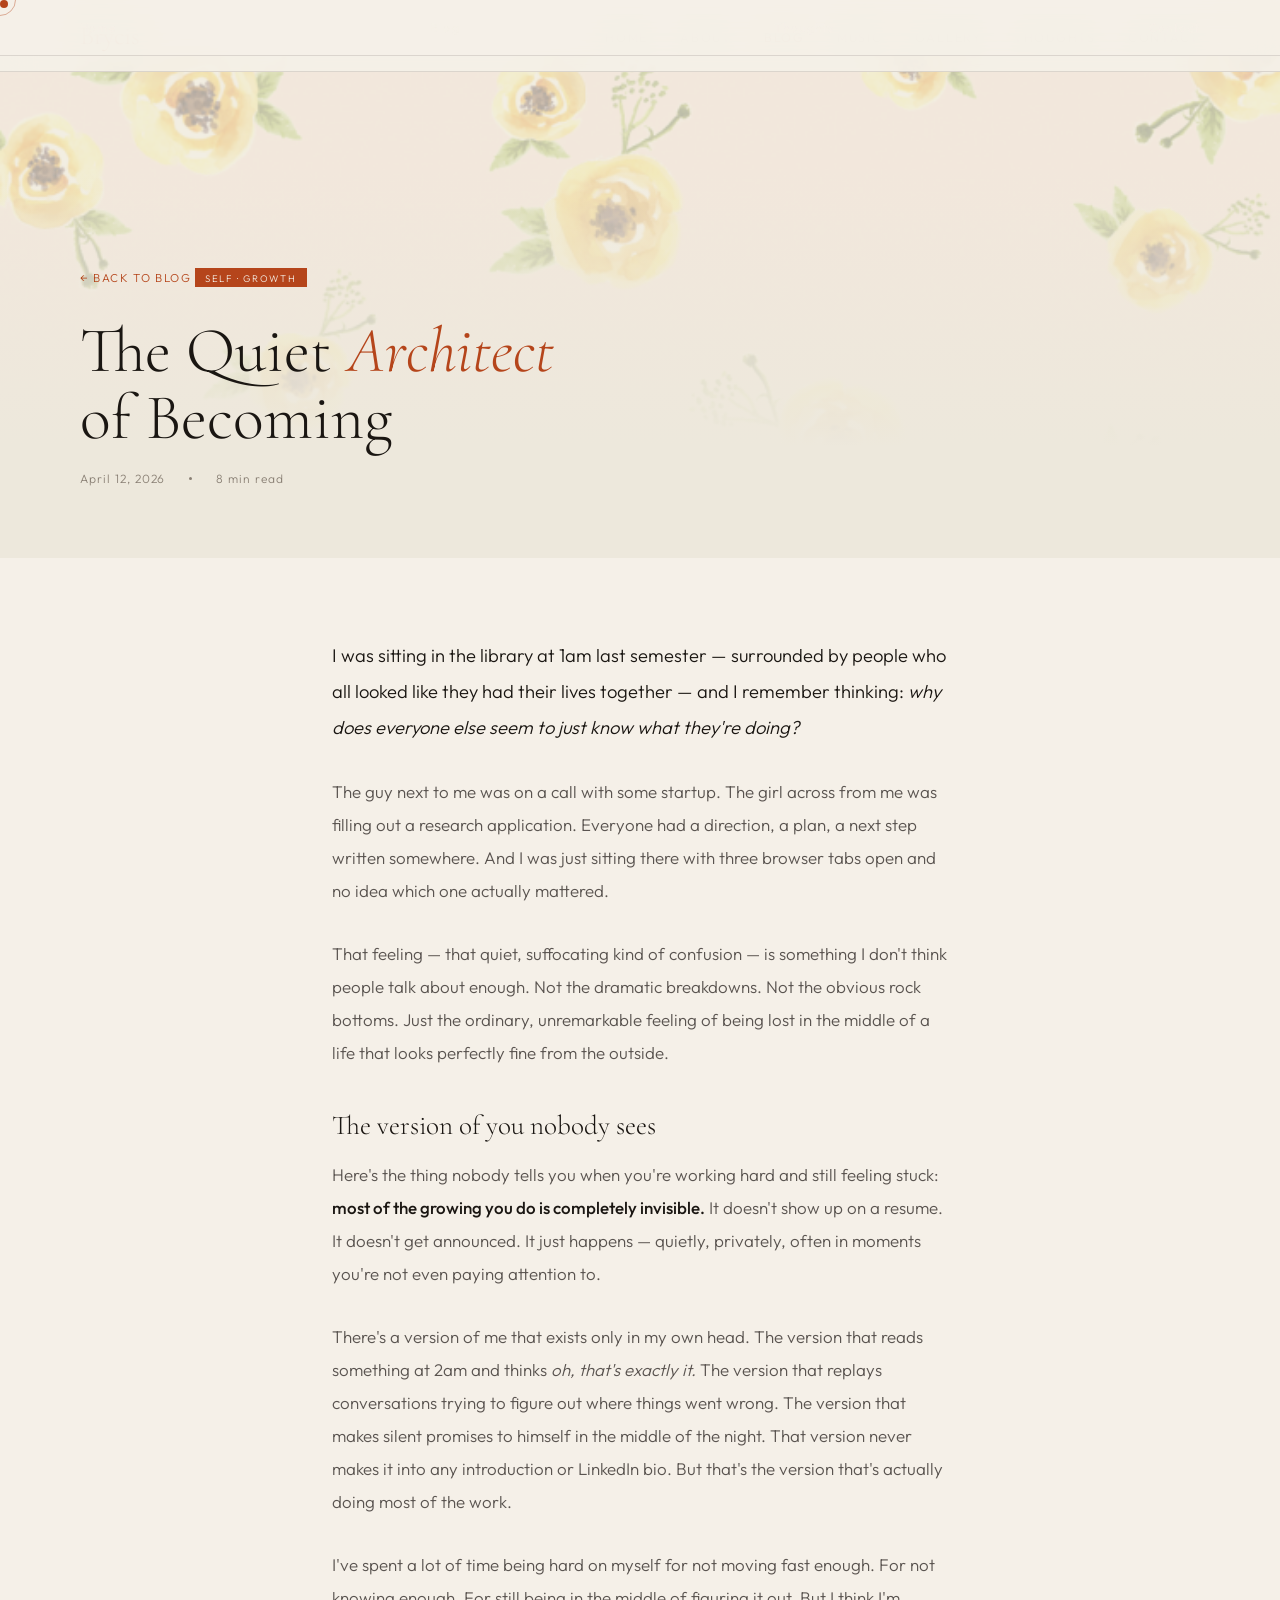
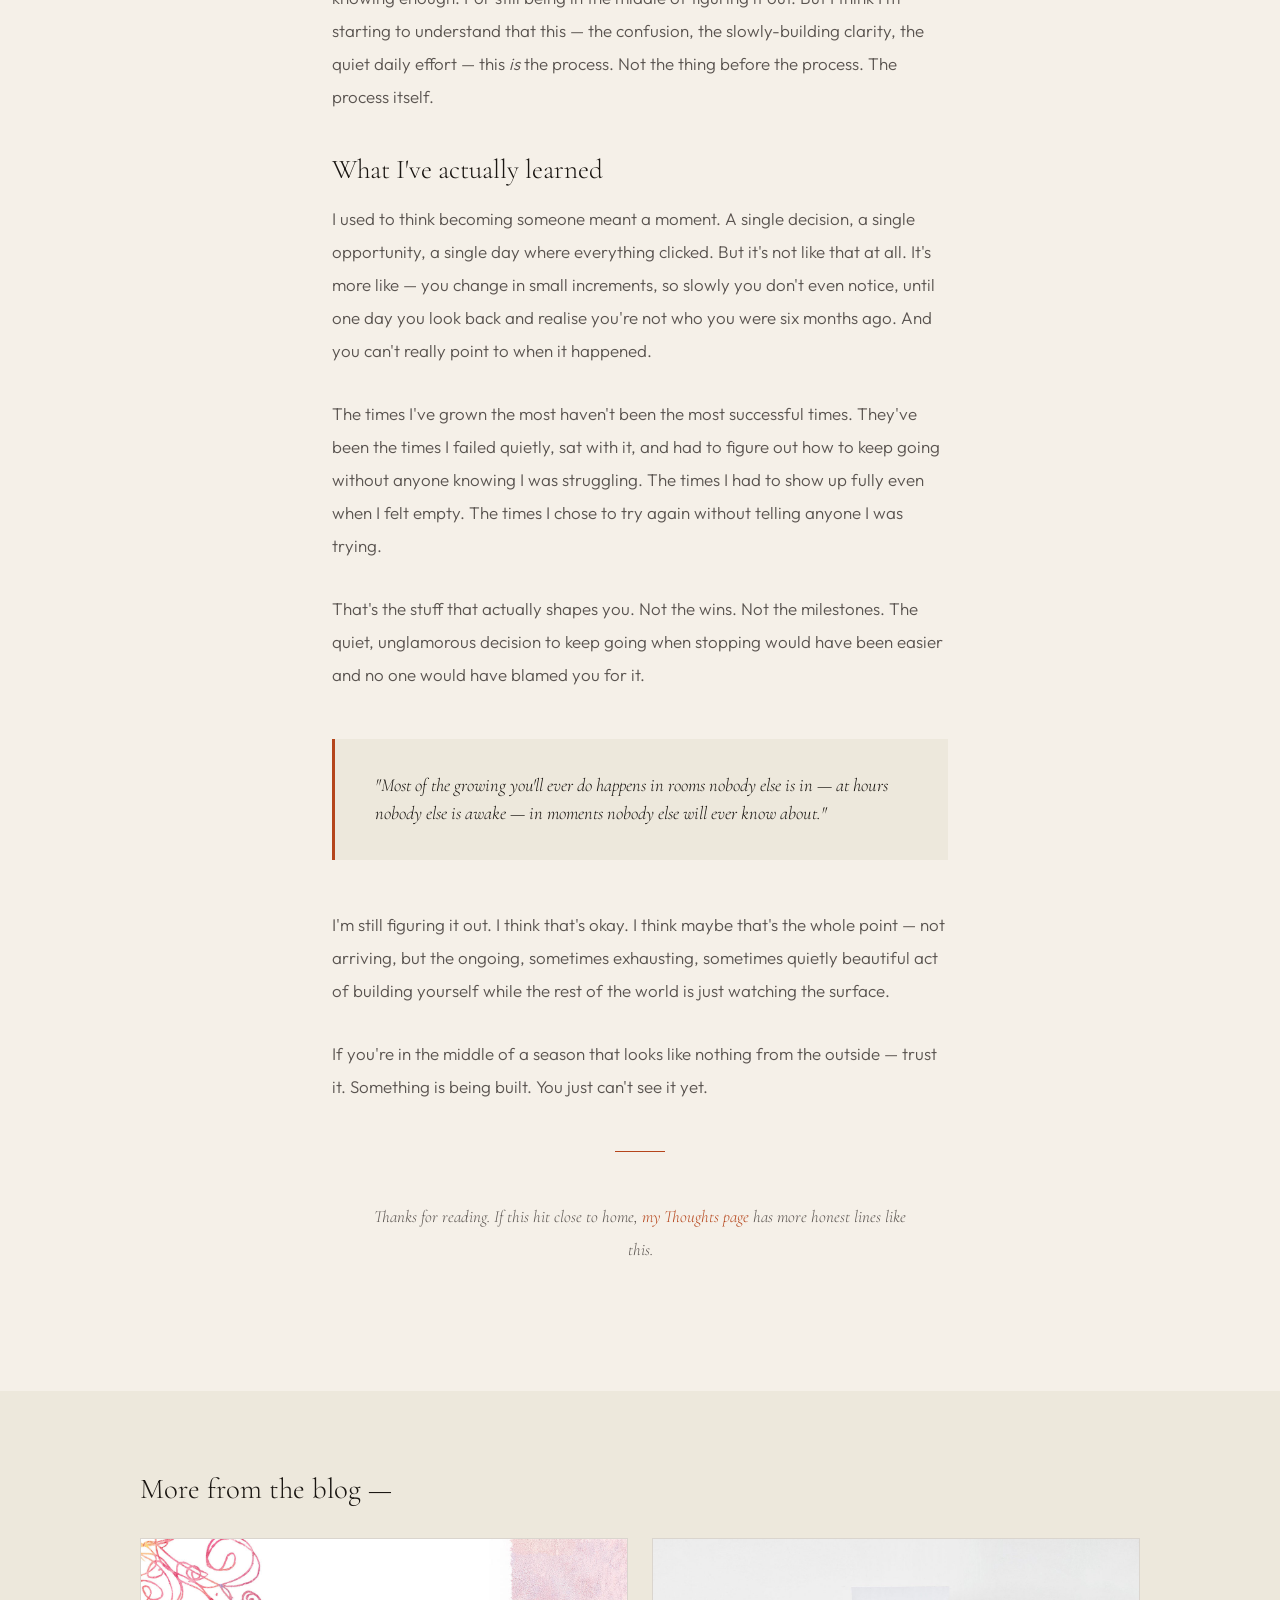
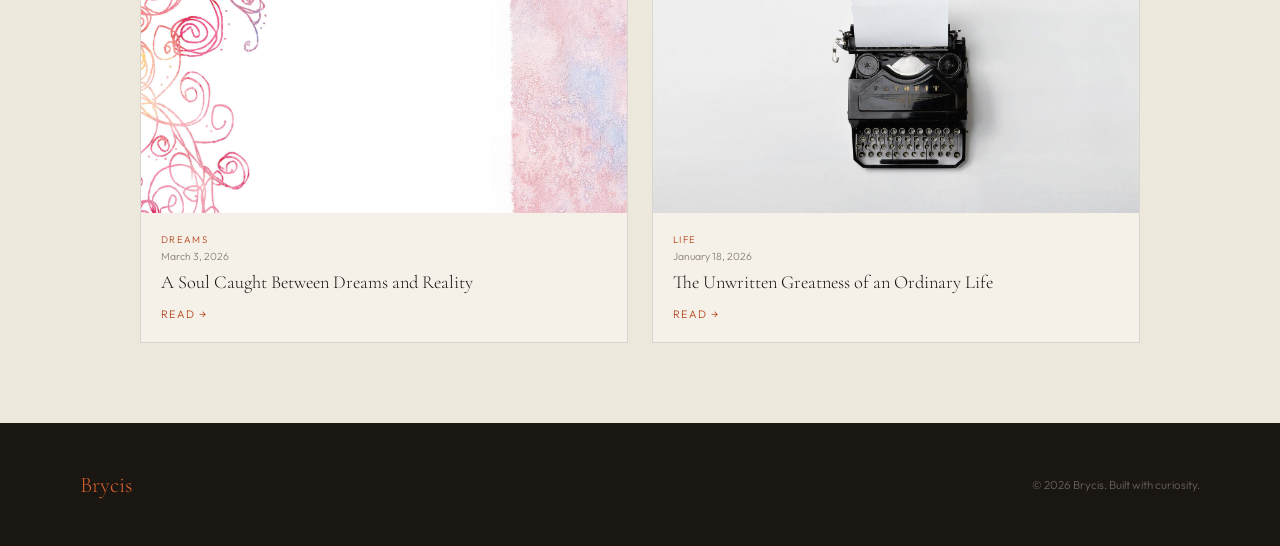
<file: blog1.html>
<!DOCTYPE html>
<html lang="en">
<head>
  <meta charset="UTF-8"/>
  <meta name="viewport" content="width=device-width, initial-scale=1.0"/>
  <title>The Quiet Architect of Becoming — Brycis</title>
  <link href="https://fonts.googleapis.com/css2?family=Cormorant+Garamond:ital,wght@0,300;0,400;0,600;1,300;1,400&family=Outfit:wght@300;400;500&display=swap" rel="stylesheet"/>
  <link rel="stylesheet" href="blog-style.css"/>
</head>
<body>
<div class="cur" id="cur"></div>
<div class="cur-ring" id="curRing"></div>

<nav>
  <a href="index.html" class="nav-logo">Brycis</a>
  <ul class="nav-links">
    <li><a href="index.html">Home</a></li>
    <li><a href="index.html#about">About</a></li>
    <li><a href="blog.html" style="color:var(--rust)">Blog</a></li>
    <li><a href="music.html">Music</a></li>
    <li><a href="gallery.html">Gallery</a></li>
    <li><a href="thoughts.html">Thoughts</a></li>
    <li><a href="index.html#contact">Contact</a></li>
  </ul>
</nav>

<div class="post-hero">
  <div class="post-hero-img">
    <div class="fb">🌱</div>
    <img src="images/blog/blog1.jpg" alt="" onload="this.previousElementSibling.style.display='none'" onerror="this.remove()"/>
  </div>
  <div class="post-hero-overlay"></div>
  <div class="post-hero-inner">
    <a href="blog.html" class="back-link">← Back to Blog</a>
    <div class="post-tag">Self · Growth</div>
    <h1 class="post-title">The Quiet <em>Architect</em><br/>of Becoming</h1>
    <div class="post-meta">
      <span>April 12, 2026</span>
      <span class="post-meta-dot"></span>
      <span>8 min read</span>
    </div>
  </div>
</div>

<div class="post-body">

  <p>I was sitting in the library at 1am last semester — surrounded by people who all looked like they had their lives together — and I remember thinking: <em>why does everyone else seem to just know what they're doing?</em></p>

  <p>The guy next to me was on a call with some startup. The girl across from me was filling out a research application. Everyone had a direction, a plan, a next step written somewhere. And I was just sitting there with three browser tabs open and no idea which one actually mattered.</p>

  <p>That feeling — that quiet, suffocating kind of confusion — is something I don't think people talk about enough. Not the dramatic breakdowns. Not the obvious rock bottoms. Just the ordinary, unremarkable feeling of being lost in the middle of a life that looks perfectly fine from the outside.</p>

  <h3>The version of you nobody sees</h3>

  <p>Here's the thing nobody tells you when you're working hard and still feeling stuck: <strong>most of the growing you do is completely invisible.</strong> It doesn't show up on a resume. It doesn't get announced. It just happens — quietly, privately, often in moments you're not even paying attention to.</p>

  <p>There's a version of me that exists only in my own head. The version that reads something at 2am and thinks <em>oh, that's exactly it.</em> The version that replays conversations trying to figure out where things went wrong. The version that makes silent promises to himself in the middle of the night. That version never makes it into any introduction or LinkedIn bio. But that's the version that's actually doing most of the work.</p>

  <p>I've spent a lot of time being hard on myself for not moving fast enough. For not knowing enough. For still being in the middle of figuring it out. But I think I'm starting to understand that this — the confusion, the slowly-building clarity, the quiet daily effort — this <em>is</em> the process. Not the thing before the process. The process itself.</p>

  <h3>What I've actually learned</h3>

  <p>I used to think becoming someone meant a moment. A single decision, a single opportunity, a single day where everything clicked. But it's not like that at all. It's more like — you change in small increments, so slowly you don't even notice, until one day you look back and realise you're not who you were six months ago. And you can't really point to when it happened.</p>

  <p>The times I've grown the most haven't been the most successful times. They've been the times I failed quietly, sat with it, and had to figure out how to keep going without anyone knowing I was struggling. The times I had to show up fully even when I felt empty. The times I chose to try again without telling anyone I was trying.</p>

  <p>That's the stuff that actually shapes you. Not the wins. Not the milestones. The quiet, unglamorous decision to keep going when stopping would have been easier and no one would have blamed you for it.</p>

  <div class="pullquote">
    <p>"Most of the growing you'll ever do happens in rooms nobody else is in — at hours nobody else is awake — in moments nobody else will ever know about."</p>
  </div>

  <p>I'm still figuring it out. I think that's okay. I think maybe that's the whole point — not arriving, but the ongoing, sometimes exhausting, sometimes quietly beautiful act of building yourself while the rest of the world is just watching the surface.</p>

  <p>If you're in the middle of a season that looks like nothing from the outside — trust it. Something is being built. You just can't see it yet.</p>

  <div class="post-divider"></div>
  <p class="post-end">Thanks for reading. If this hit close to home, <a href="thoughts.html" style="color:var(--rust);text-decoration:none;">my Thoughts page</a> has more honest lines like this.</p>

</div>

<div class="other-posts">
  <div class="other-wrap">
    <h3>More from the blog —</h3>
    <div class="other-grid">
      <a href="blog2.html" class="ocard">
        <div class="ocard-thumb">
          <div class="fb">🌊</div>
          <img src="images/blog/blog2.jpg" alt="" onload="this.previousElementSibling.style.display='none'" onerror="this.remove()"/>
        </div>
        <div class="ocard-body">
          <span class="ocard-tag">Dreams</span>
          <span class="ocard-date">March 3, 2026</span>
          <div class="ocard-title">A Soul Caught Between Dreams and Reality</div>
          <span class="ocard-link">Read →</span>
        </div>
      </a>
      <a href="blog3.html" class="ocard">
        <div class="ocard-thumb">
          <div class="fb">✨</div>
          <img src="images/blog/blog3.jpg" alt="" onload="this.previousElementSibling.style.display='none'" onerror="this.remove()"/>
        </div>
        <div class="ocard-body">
          <span class="ocard-tag">Life</span>
          <span class="ocard-date">January 18, 2026</span>
          <div class="ocard-title">The Unwritten Greatness of an Ordinary Life</div>
          <span class="ocard-link">Read →</span>
        </div>
      </a>
    </div>
  </div>
</div>

<footer>
  <div class="fl">Brycis</div>
  <nav class="fn">
    <a href="index.html">Home</a>
    <a href="blog.html">Blog</a>
    <a href="thoughts.html">Thoughts</a>
    <a href="index.html#contact">Contact</a>
  </nav>
  <p class="fc">© 2026 Brycis. Built with curiosity.</p>
</footer>

<script>
  const cur=document.getElementById('cur'),ring=document.getElementById('curRing');
  let mx=0,my=0,rx=0,ry=0;
  document.addEventListener('mousemove',e=>{mx=e.clientX;my=e.clientY;cur.style.transform=`translate(${mx-4}px,${my-4}px)`;});
  (function a(){rx+=(mx-rx)*0.1;ry+=(my-ry)*0.1;ring.style.transform=`translate(${rx-16}px,${ry-16}px)`;requestAnimationFrame(a);})();
</script>
</body>
</html>
</file>
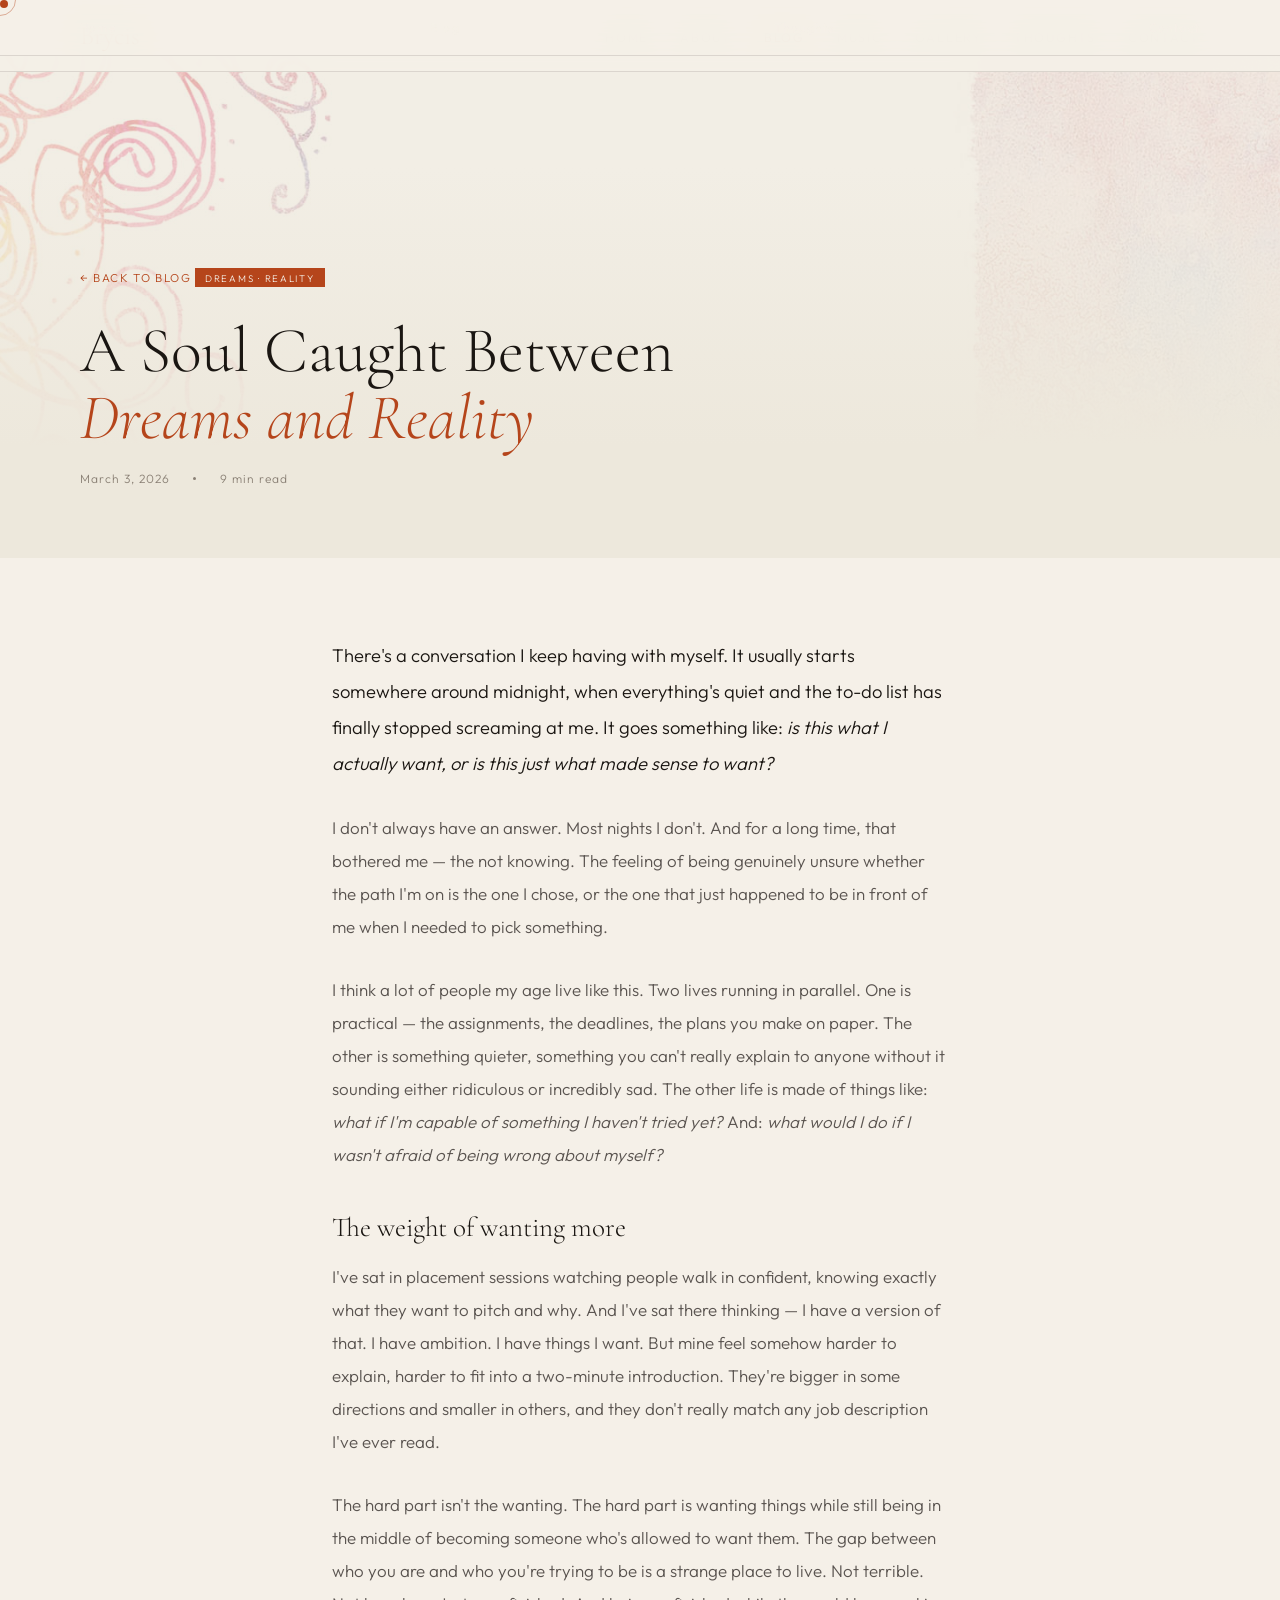
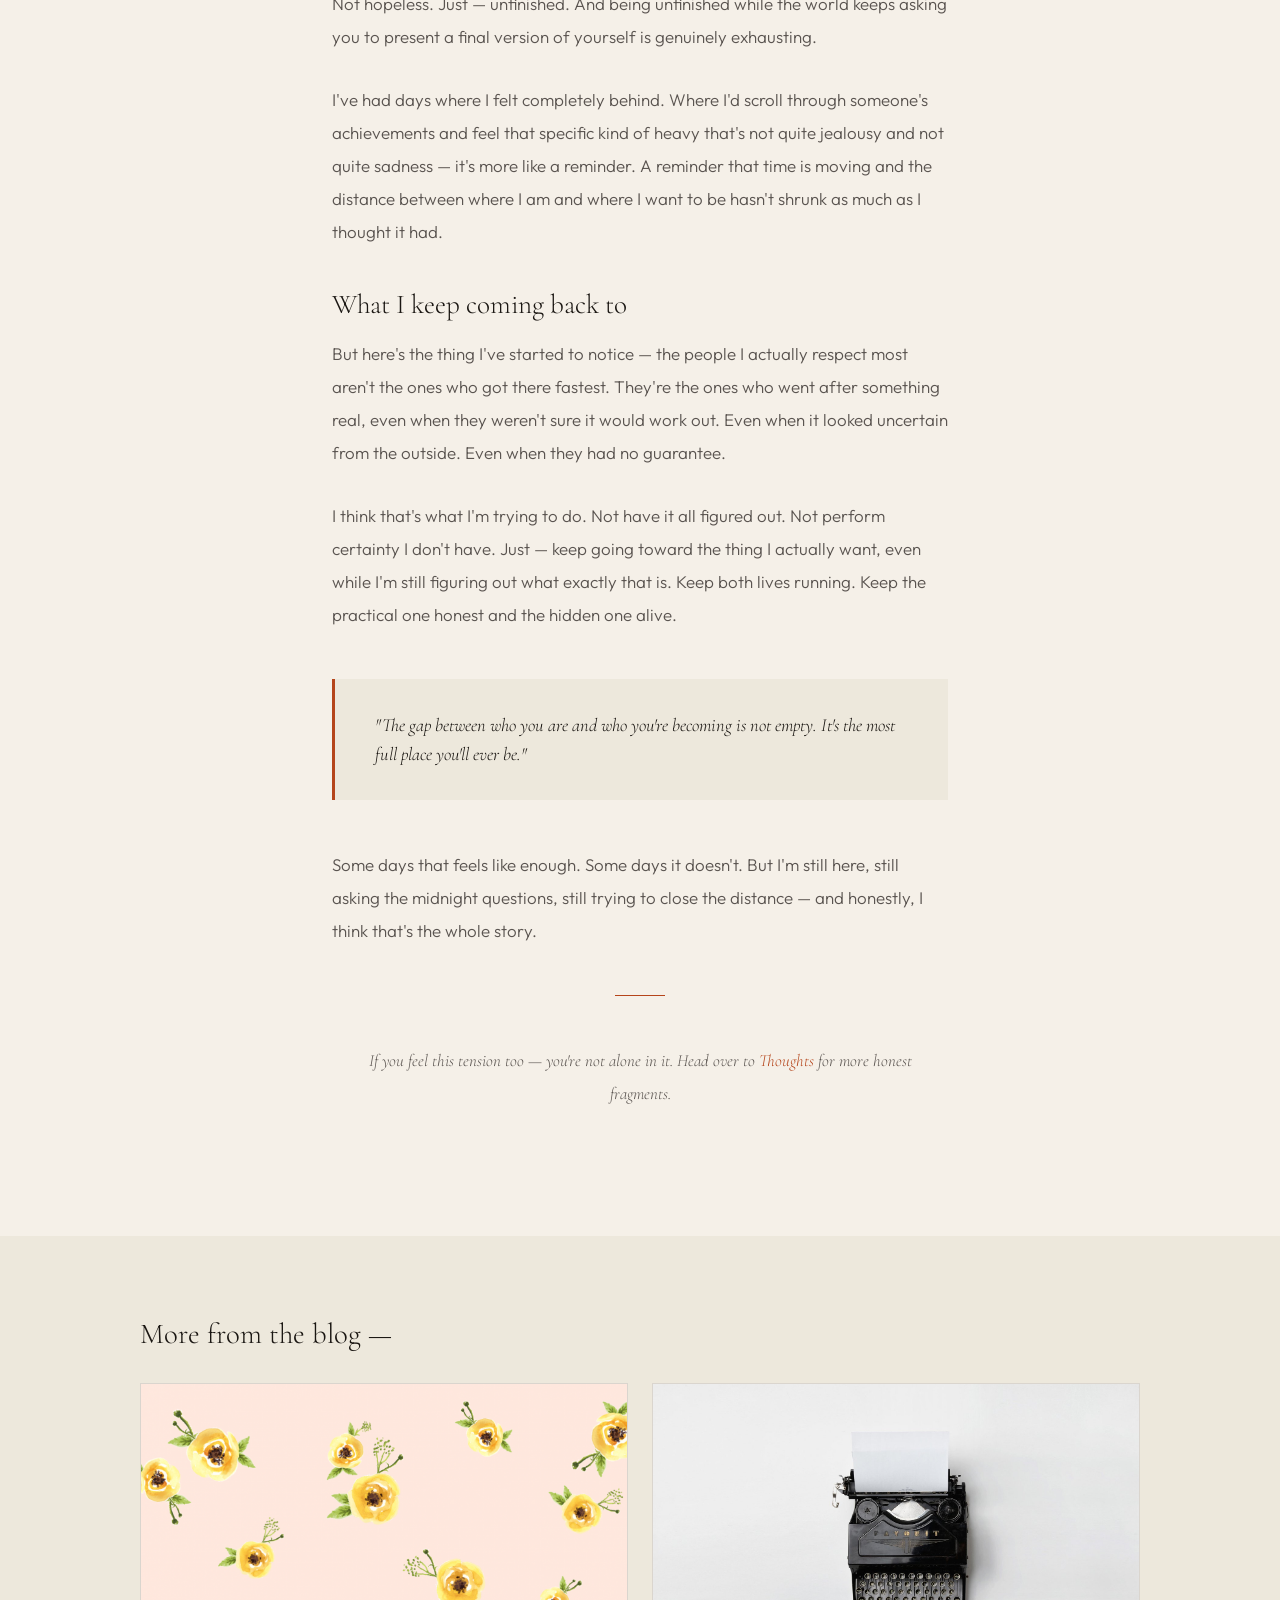
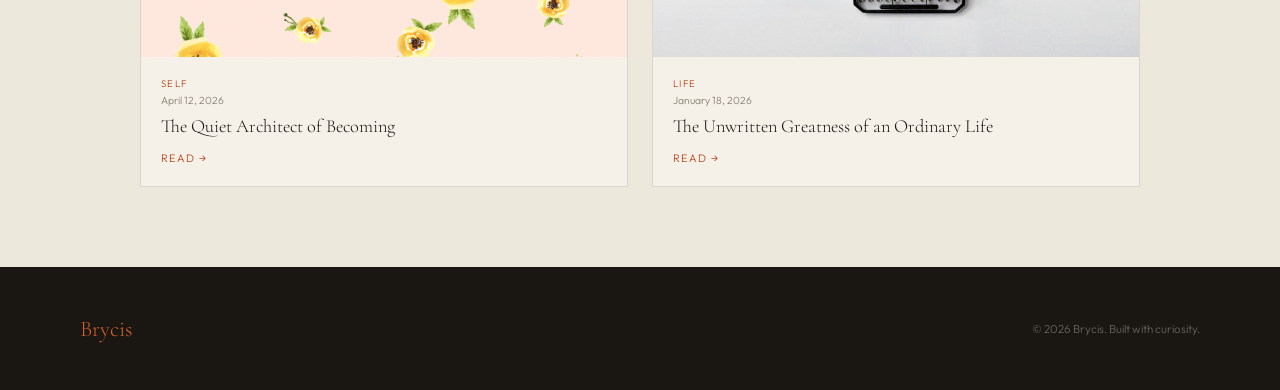
<file: blog2.html>
<!DOCTYPE html>
<html lang="en">
<head>
  <meta charset="UTF-8"/>
  <meta name="viewport" content="width=device-width, initial-scale=1.0"/>
  <title>A Soul Caught Between Dreams and Reality — Brycis</title>
  <link href="https://fonts.googleapis.com/css2?family=Cormorant+Garamond:ital,wght@0,300;0,400;0,600;1,300;1,400&family=Outfit:wght@300;400;500&display=swap" rel="stylesheet"/>
  <link rel="stylesheet" href="blog-style.css"/>
</head>
<body>
<div class="cur" id="cur"></div>
<div class="cur-ring" id="curRing"></div>

<nav>
  <a href="index.html" class="nav-logo">Brycis</a>
  <ul class="nav-links">
    <li><a href="index.html">Home</a></li>
    <li><a href="index.html#about">About</a></li>
    <li><a href="blog.html" style="color:var(--rust)">Blog</a></li>
    <li><a href="music.html">Music</a></li>
    <li><a href="gallery.html">Gallery</a></li>
    <li><a href="thoughts.html">Thoughts</a></li>
    <li><a href="index.html#contact">Contact</a></li>
  </ul>
</nav>

<div class="post-hero">
  <div class="post-hero-img">
    <div class="fb">🌊</div>
    <img src="images/blog/blog2.jpg" alt="" onload="this.previousElementSibling.style.display='none'" onerror="this.remove()"/>
  </div>
  <div class="post-hero-overlay"></div>
  <div class="post-hero-inner">
    <a href="blog.html" class="back-link">← Back to Blog</a>
    <div class="post-tag">Dreams · Reality</div>
    <h1 class="post-title">A Soul Caught Between<br/><em>Dreams and Reality</em></h1>
    <div class="post-meta">
      <span>March 3, 2026</span>
      <span class="post-meta-dot"></span>
      <span>9 min read</span>
    </div>
  </div>
</div>

<div class="post-body">

  <p>There's a conversation I keep having with myself. It usually starts somewhere around midnight, when everything's quiet and the to-do list has finally stopped screaming at me. It goes something like: <em>is this what I actually want, or is this just what made sense to want?</em></p>

  <p>I don't always have an answer. Most nights I don't. And for a long time, that bothered me — the not knowing. The feeling of being genuinely unsure whether the path I'm on is the one I chose, or the one that just happened to be in front of me when I needed to pick something.</p>

  <p>I think a lot of people my age live like this. Two lives running in parallel. One is practical — the assignments, the deadlines, the plans you make on paper. The other is something quieter, something you can't really explain to anyone without it sounding either ridiculous or incredibly sad. The other life is made of things like: <em>what if I'm capable of something I haven't tried yet?</em> And: <em>what would I do if I wasn't afraid of being wrong about myself?</em></p>

  <h3>The weight of wanting more</h3>

  <p>I've sat in placement sessions watching people walk in confident, knowing exactly what they want to pitch and why. And I've sat there thinking — I have a version of that. I have ambition. I have things I want. But mine feel somehow harder to explain, harder to fit into a two-minute introduction. They're bigger in some directions and smaller in others, and they don't really match any job description I've ever read.</p>

  <p>The hard part isn't the wanting. The hard part is wanting things while still being in the middle of becoming someone who's allowed to want them. The gap between who you are and who you're trying to be is a strange place to live. Not terrible. Not hopeless. Just — unfinished. And being unfinished while the world keeps asking you to present a final version of yourself is genuinely exhausting.</p>

  <p>I've had days where I felt completely behind. Where I'd scroll through someone's achievements and feel that specific kind of heavy that's not quite jealousy and not quite sadness — it's more like a reminder. A reminder that time is moving and the distance between where I am and where I want to be hasn't shrunk as much as I thought it had.</p>

  <h3>What I keep coming back to</h3>

  <p>But here's the thing I've started to notice — the people I actually respect most aren't the ones who got there fastest. They're the ones who went after something real, even when they weren't sure it would work out. Even when it looked uncertain from the outside. Even when they had no guarantee.</p>

  <p>I think that's what I'm trying to do. Not have it all figured out. Not perform certainty I don't have. Just — keep going toward the thing I actually want, even while I'm still figuring out what exactly that is. Keep both lives running. Keep the practical one honest and the hidden one alive.</p>

  <div class="pullquote">
    <p>"The gap between who you are and who you're becoming is not empty. It's the most full place you'll ever be."</p>
  </div>

  <p>Some days that feels like enough. Some days it doesn't. But I'm still here, still asking the midnight questions, still trying to close the distance — and honestly, I think that's the whole story.</p>

  <div class="post-divider"></div>
  <p class="post-end">If you feel this tension too — you're not alone in it. Head over to <a href="thoughts.html" style="color:var(--rust);text-decoration:none;">Thoughts</a> for more honest fragments.</p>

</div>

<div class="other-posts">
  <div class="other-wrap">
    <h3>More from the blog —</h3>
    <div class="other-grid">
      <a href="blog1.html" class="ocard">
        <div class="ocard-thumb">
          <div class="fb">🌱</div>
          <img src="images/blog/blog1.jpg" alt="" onload="this.previousElementSibling.style.display='none'" onerror="this.remove()"/>
        </div>
        <div class="ocard-body">
          <span class="ocard-tag">Self</span>
          <span class="ocard-date">April 12, 2026</span>
          <div class="ocard-title">The Quiet Architect of Becoming</div>
          <span class="ocard-link">Read →</span>
        </div>
      </a>
      <a href="blog3.html" class="ocard">
        <div class="ocard-thumb">
          <div class="fb">✨</div>
          <img src="images/blog/blog3.jpg" alt="" onload="this.previousElementSibling.style.display='none'" onerror="this.remove()"/>
        </div>
        <div class="ocard-body">
          <span class="ocard-tag">Life</span>
          <span class="ocard-date">January 18, 2026</span>
          <div class="ocard-title">The Unwritten Greatness of an Ordinary Life</div>
          <span class="ocard-link">Read →</span>
        </div>
      </a>
    </div>
  </div>
</div>

<footer>
  <div class="fl">Brycis</div>
  <nav class="fn">
    <a href="index.html">Home</a>
    <a href="blog.html">Blog</a>
    <a href="thoughts.html">Thoughts</a>
    <a href="index.html#contact">Contact</a>
  </nav>
  <p class="fc">© 2026 Brycis. Built with curiosity.</p>
</footer>

<script>
  const cur=document.getElementById('cur'),ring=document.getElementById('curRing');
  let mx=0,my=0,rx=0,ry=0;
  document.addEventListener('mousemove',e=>{mx=e.clientX;my=e.clientY;cur.style.transform=`translate(${mx-4}px,${my-4}px)`;});
  (function a(){rx+=(mx-rx)*0.1;ry+=(my-ry)*0.1;ring.style.transform=`translate(${rx-16}px,${ry-16}px)`;requestAnimationFrame(a);})();
</script>
</body>
</html>
</file>
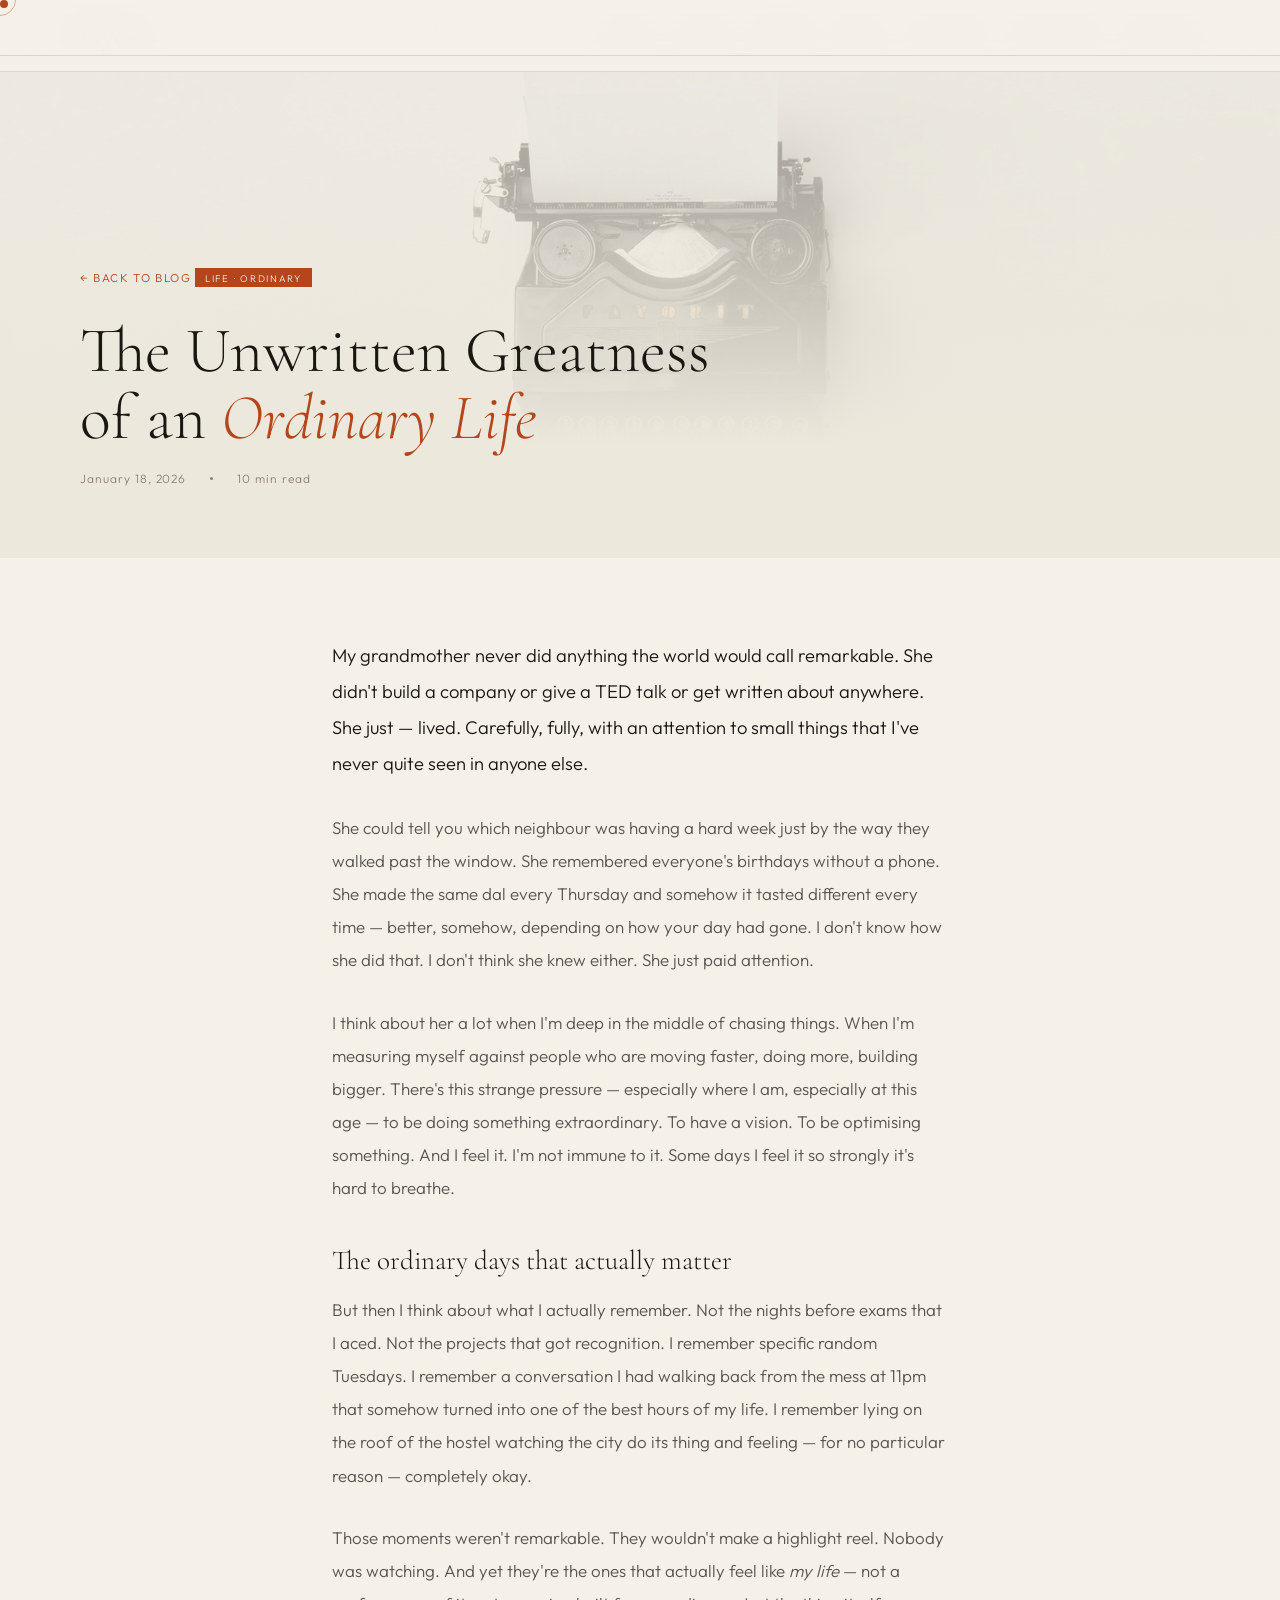
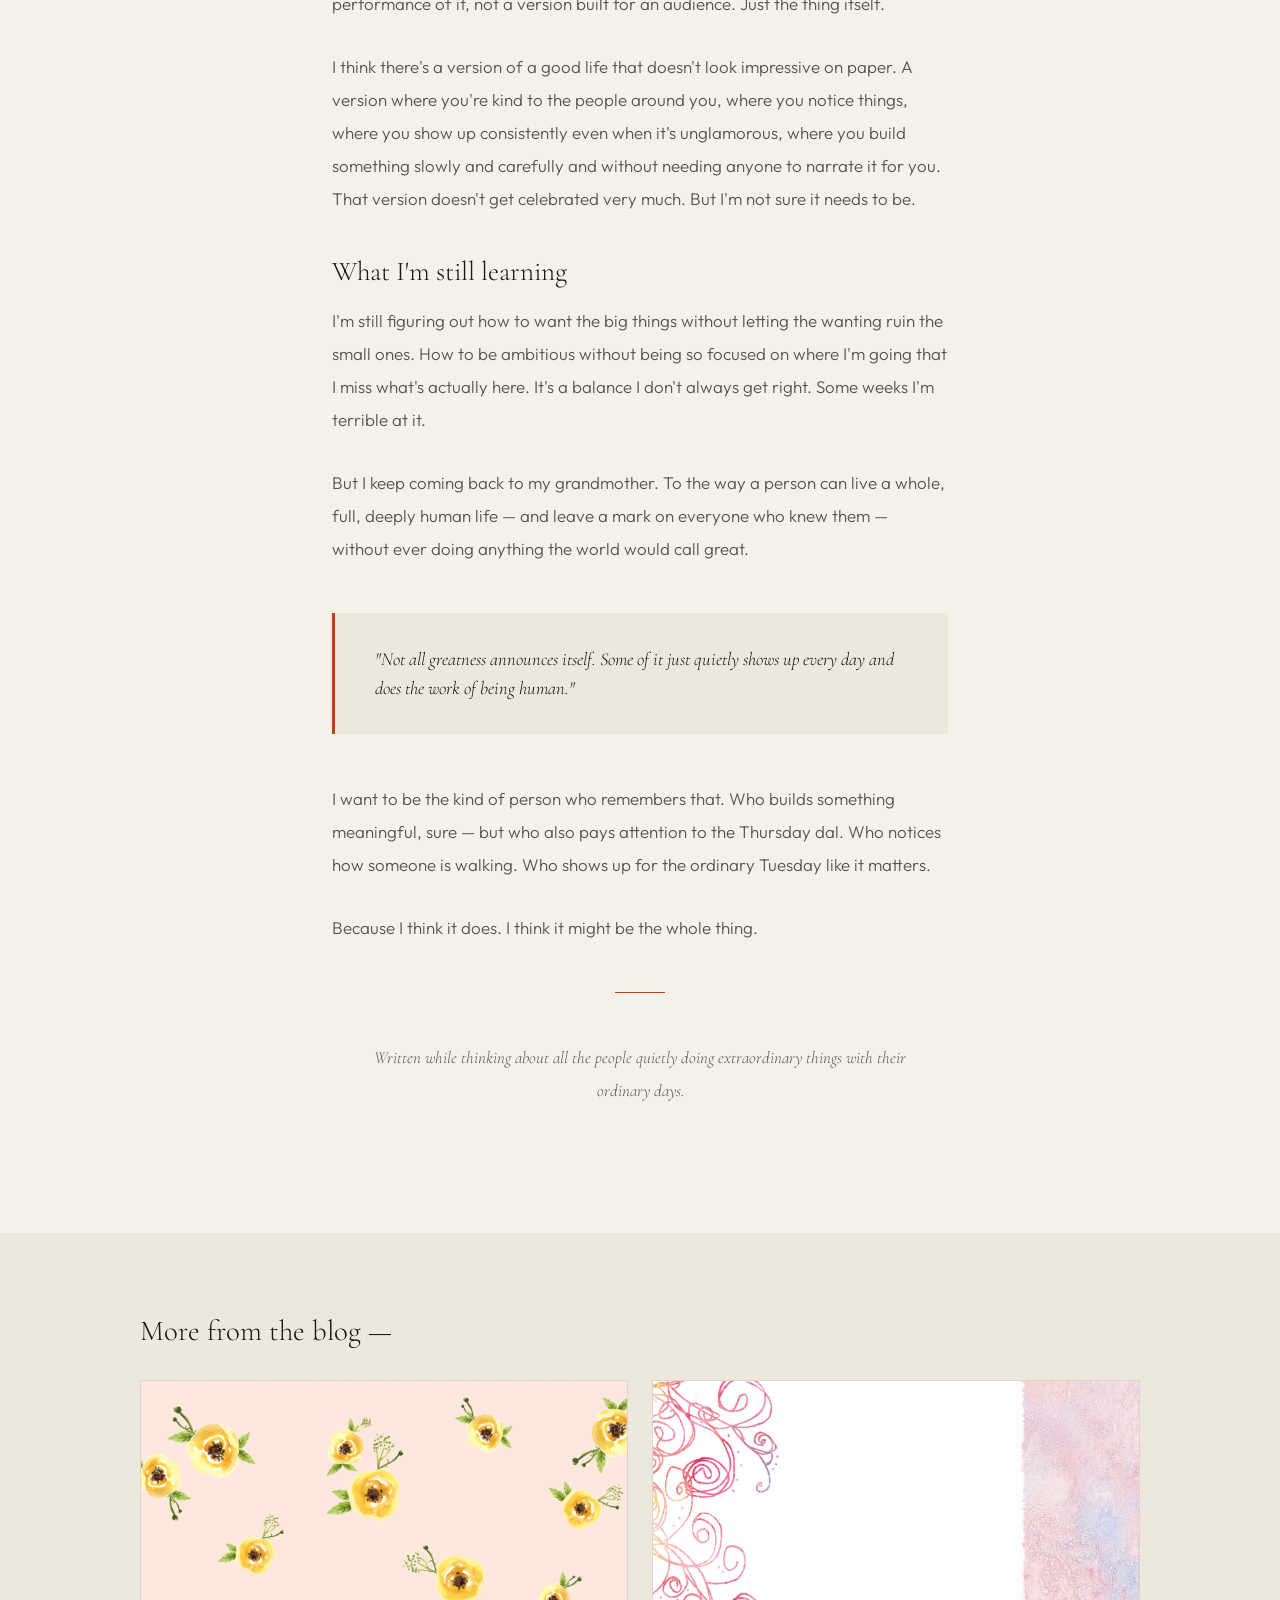
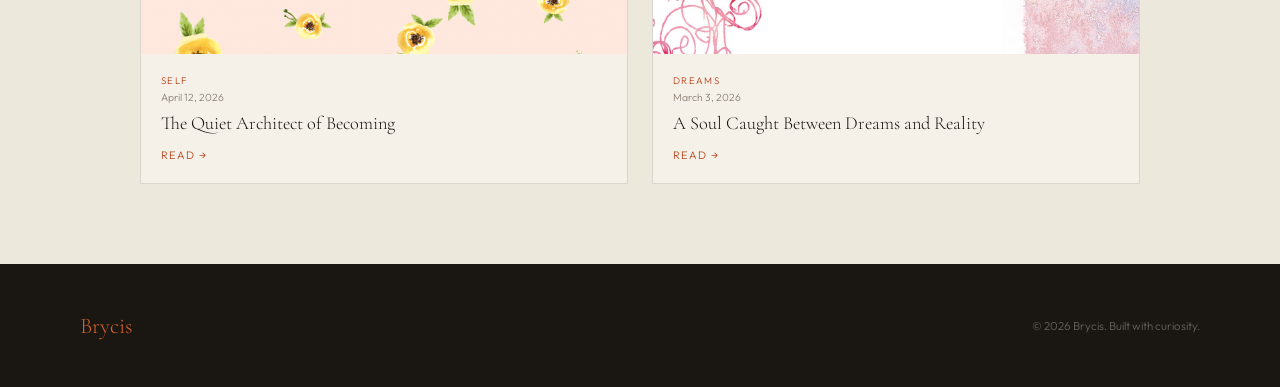
<file: blog3.html>
<!DOCTYPE html>
<html lang="en">
<head>
  <meta charset="UTF-8"/>
  <meta name="viewport" content="width=device-width, initial-scale=1.0"/>
  <title>The Unwritten Greatness of an Ordinary Life — Brycis</title>
  <link href="https://fonts.googleapis.com/css2?family=Cormorant+Garamond:ital,wght@0,300;0,400;0,600;1,300;1,400&family=Outfit:wght@300;400;500&display=swap" rel="stylesheet"/>
  <link rel="stylesheet" href="blog-style.css"/>
</head>
<body>
<div class="cur" id="cur"></div>
<div class="cur-ring" id="curRing"></div>

<nav>
  <a href="index.html" class="nav-logo">Brycis</a>
  <ul class="nav-links">
    <li><a href="index.html">Home</a></li>
    <li><a href="index.html#about">About</a></li>
    <li><a href="blog.html" style="color:var(--rust)">Blog</a></li>
    <li><a href="music.html">Music</a></li>
    <li><a href="gallery.html">Gallery</a></li>
    <li><a href="thoughts.html">Thoughts</a></li>
    <li><a href="index.html#contact">Contact</a></li>
  </ul>
</nav>

<div class="post-hero">
  <div class="post-hero-img">
    <div class="fb">✨</div>
    <img src="images/blog/blog3.jpg" alt="" onload="this.previousElementSibling.style.display='none'" onerror="this.remove()"/>
  </div>
  <div class="post-hero-overlay"></div>
  <div class="post-hero-inner">
    <a href="blog.html" class="back-link">← Back to Blog</a>
    <div class="post-tag">Life · Ordinary</div>
    <h1 class="post-title">The Unwritten Greatness<br/>of an <em>Ordinary Life</em></h1>
    <div class="post-meta">
      <span>January 18, 2026</span>
      <span class="post-meta-dot"></span>
      <span>10 min read</span>
    </div>
  </div>
</div>

<div class="post-body">

  <p>My grandmother never did anything the world would call remarkable. She didn't build a company or give a TED talk or get written about anywhere. She just — lived. Carefully, fully, with an attention to small things that I've never quite seen in anyone else.</p>

  <p>She could tell you which neighbour was having a hard week just by the way they walked past the window. She remembered everyone's birthdays without a phone. She made the same dal every Thursday and somehow it tasted different every time — better, somehow, depending on how your day had gone. I don't know how she did that. I don't think she knew either. She just paid attention.</p>

  <p>I think about her a lot when I'm deep in the middle of chasing things. When I'm measuring myself against people who are moving faster, doing more, building bigger. There's this strange pressure — especially where I am, especially at this age — to be doing something extraordinary. To have a vision. To be optimising something. And I feel it. I'm not immune to it. Some days I feel it so strongly it's hard to breathe.</p>

  <h3>The ordinary days that actually matter</h3>

  <p>But then I think about what I actually remember. Not the nights before exams that I aced. Not the projects that got recognition. I remember specific random Tuesdays. I remember a conversation I had walking back from the mess at 11pm that somehow turned into one of the best hours of my life. I remember lying on the roof of the hostel watching the city do its thing and feeling — for no particular reason — completely okay.</p>

  <p>Those moments weren't remarkable. They wouldn't make a highlight reel. Nobody was watching. And yet they're the ones that actually feel like <em>my life</em> — not a performance of it, not a version built for an audience. Just the thing itself.</p>

  <p>I think there's a version of a good life that doesn't look impressive on paper. A version where you're kind to the people around you, where you notice things, where you show up consistently even when it's unglamorous, where you build something slowly and carefully and without needing anyone to narrate it for you. That version doesn't get celebrated very much. But I'm not sure it needs to be.</p>

  <h3>What I'm still learning</h3>

  <p>I'm still figuring out how to want the big things without letting the wanting ruin the small ones. How to be ambitious without being so focused on where I'm going that I miss what's actually here. It's a balance I don't always get right. Some weeks I'm terrible at it.</p>

  <p>But I keep coming back to my grandmother. To the way a person can live a whole, full, deeply human life — and leave a mark on everyone who knew them — without ever doing anything the world would call great.</p>

  <div class="pullquote">
    <p>"Not all greatness announces itself. Some of it just quietly shows up every day and does the work of being human."</p>
  </div>

  <p>I want to be the kind of person who remembers that. Who builds something meaningful, sure — but who also pays attention to the Thursday dal. Who notices how someone is walking. Who shows up for the ordinary Tuesday like it matters.</p>

  <p>Because I think it does. I think it might be the whole thing.</p>

  <div class="post-divider"></div>
  <p class="post-end">Written while thinking about all the people quietly doing extraordinary things with their ordinary days.</p>

</div>

<div class="other-posts">
  <div class="other-wrap">
    <h3>More from the blog —</h3>
    <div class="other-grid">
      <a href="blog1.html" class="ocard">
        <div class="ocard-thumb">
          <div class="fb">🌱</div>
          <img src="images/blog/blog1.jpg" alt="" onload="this.previousElementSibling.style.display='none'" onerror="this.remove()"/>
        </div>
        <div class="ocard-body">
          <span class="ocard-tag">Self</span>
          <span class="ocard-date">April 12, 2026</span>
          <div class="ocard-title">The Quiet Architect of Becoming</div>
          <span class="ocard-link">Read →</span>
        </div>
      </a>
      <a href="blog2.html" class="ocard">
        <div class="ocard-thumb">
          <div class="fb">🌊</div>
          <img src="images/blog/blog2.jpg" alt="" onload="this.previousElementSibling.style.display='none'" onerror="this.remove()"/>
        </div>
        <div class="ocard-body">
          <span class="ocard-tag">Dreams</span>
          <span class="ocard-date">March 3, 2026</span>
          <div class="ocard-title">A Soul Caught Between Dreams and Reality</div>
          <span class="ocard-link">Read →</span>
        </div>
      </a>
    </div>
  </div>
</div>

<footer>
  <div class="fl">Brycis</div>
  <nav class="fn">
    <a href="index.html">Home</a>
    <a href="blog.html">Blog</a>
    <a href="thoughts.html">Thoughts</a>
    <a href="index.html#contact">Contact</a>
  </nav>
  <p class="fc">© 2026 Brycis. Built with curiosity.</p>
</footer>

<script>
  const cur=document.getElementById('cur'),ring=document.getElementById('curRing');
  let mx=0,my=0,rx=0,ry=0;
  document.addEventListener('mousemove',e=>{mx=e.clientX;my=e.clientY;cur.style.transform=`translate(${mx-4}px,${my-4}px)`;});
  (function a(){rx+=(mx-rx)*0.1;ry+=(my-ry)*0.1;ring.style.transform=`translate(${rx-16}px,${ry-16}px)`;requestAnimationFrame(a);})();
</script>
</body>
</html>
</file>
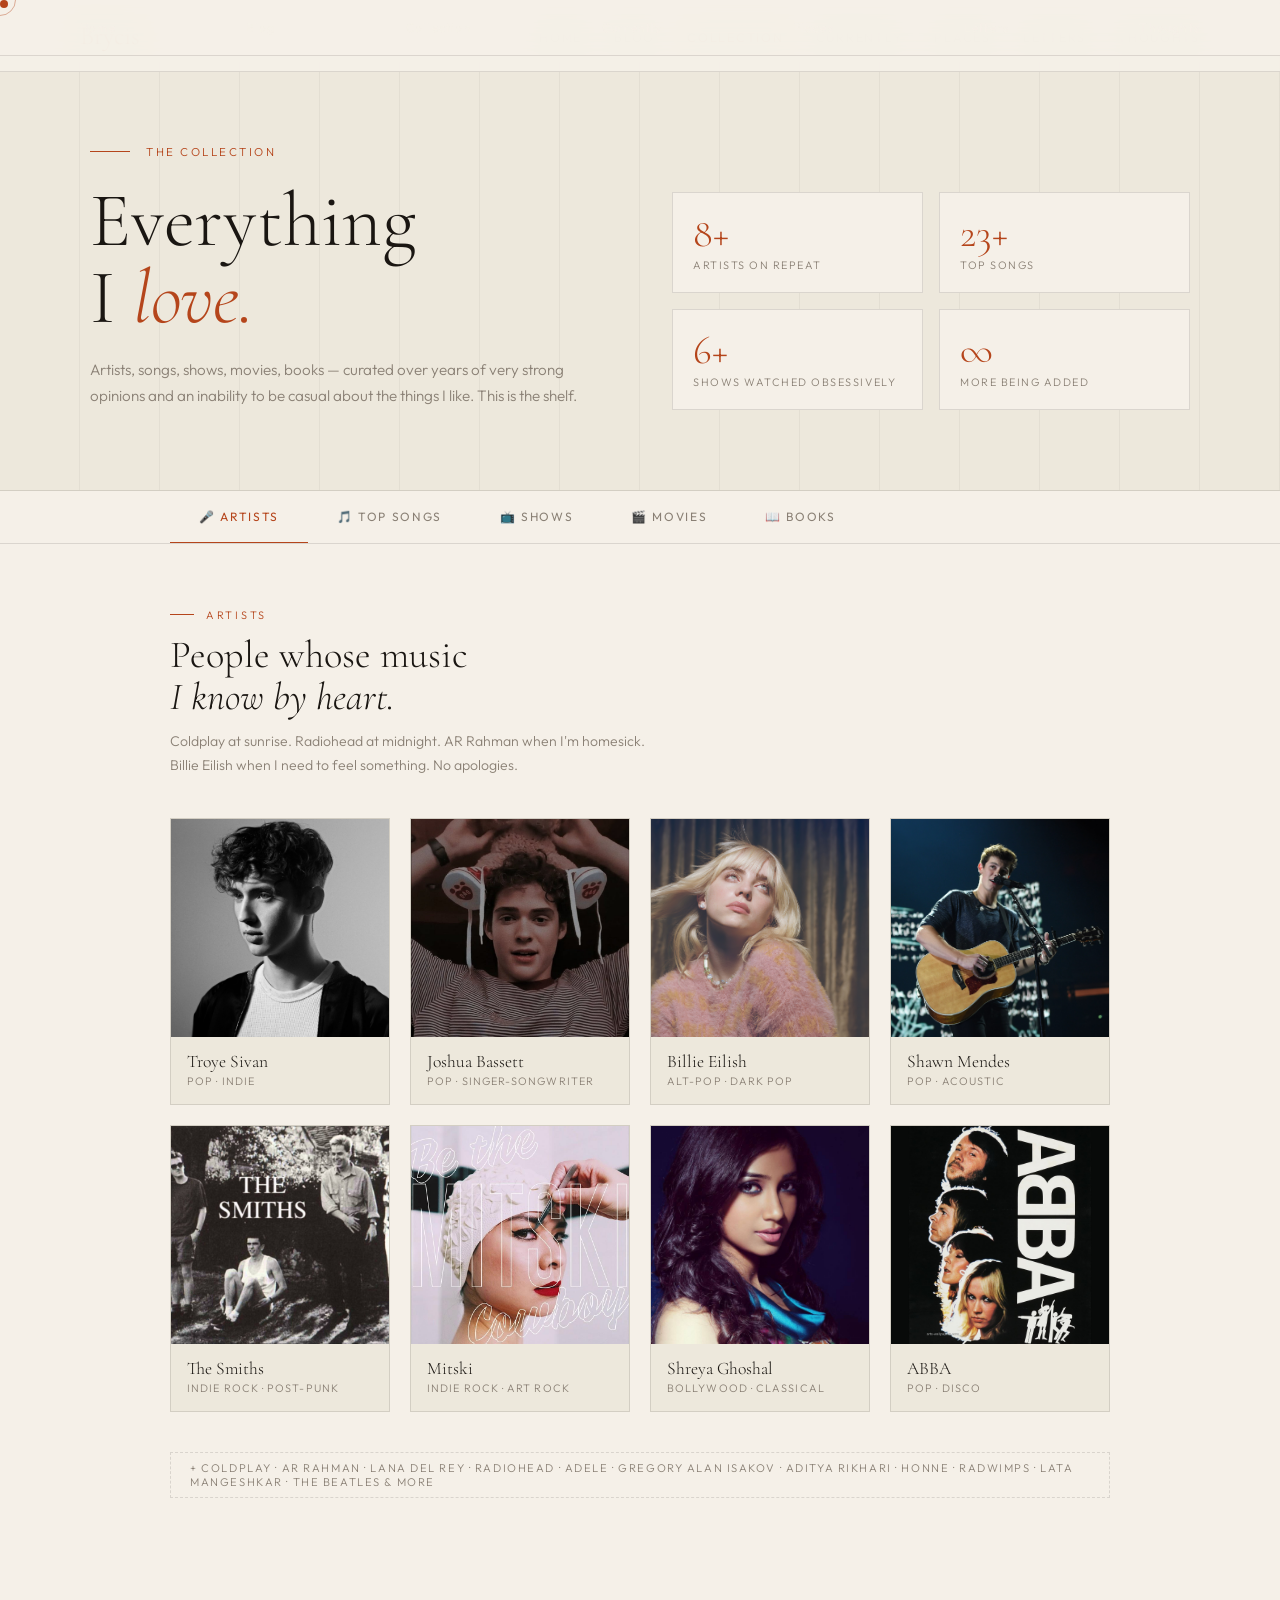
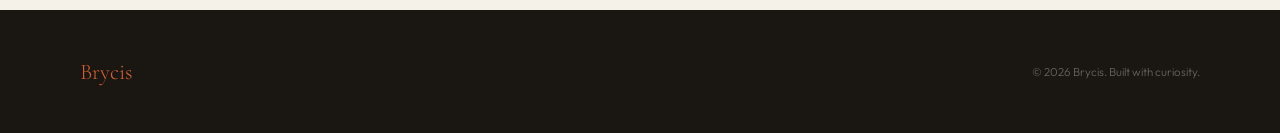
<file: collection.html>
<!DOCTYPE html>
<html lang="en">
<head>
  <meta charset="UTF-8"/>
  <meta name="viewport" content="width=device-width, initial-scale=1.0"/>
  <title>The Collection — Brycis</title>
  <link href="https://fonts.googleapis.com/css2?family=Cormorant+Garamond:ital,wght@0,300;0,400;0,600;1,300;1,400&family=Outfit:wght@300;400;500&display=swap" rel="stylesheet"/>
  <style>
    *,*::before,*::after{margin:0;padding:0;box-sizing:border-box;}
    :root{--ink:#1a1612;--paper:#f5f0e8;--paper2:#ede8dc;--paper3:#e4ddd0;--rust:#b5451b;--rust2:#d4622e;--muted:#8a8075;--border:rgba(26,22,18,0.12);}
    html{scroll-behavior:smooth;}
    body{background:var(--paper);color:var(--ink);font-family:'Outfit',sans-serif;font-weight:300;overflow-x:hidden;cursor:none;}
    .cur{width:8px;height:8px;background:var(--rust);border-radius:50%;position:fixed;top:0;left:0;pointer-events:none;z-index:9999;}
    .cur-ring{width:32px;height:32px;border:1.5px solid var(--rust);border-radius:50%;position:fixed;top:0;left:0;pointer-events:none;z-index:9998;opacity:0.4;}
    nav{position:fixed;top:0;left:0;right:0;z-index:200;display:flex;justify-content:space-between;align-items:center;padding:1.25rem 5rem;background:rgba(245,240,232,0.93);backdrop-filter:blur(16px);border-bottom:1px solid var(--border);}
    .nav-logo{font-family:'Cormorant Garamond',serif;font-size:1.6rem;color:var(--rust);text-decoration:none;}
    .nav-links{display:flex;gap:2rem;list-style:none;}
    .nav-links a{color:var(--muted);text-decoration:none;font-size:0.78rem;letter-spacing:0.14em;text-transform:uppercase;transition:color 0.3s;}
    .nav-links a:hover,.nav-links a.active{color:var(--rust);}

    /* PAGE HERO */
    .page-hero{padding:9rem 5rem 5rem;background:var(--paper2);border-bottom:1px solid var(--border);position:relative;overflow:hidden;}
    .hero-lines{position:absolute;inset:0;background-image:repeating-linear-gradient(90deg,transparent,transparent 79px,var(--border) 79px,var(--border) 80px);opacity:0.4;}
    .hero-inner{position:relative;z-index:1;max-width:1100px;margin:0 auto;display:grid;grid-template-columns:1fr 1fr;gap:4rem;align-items:end;}
    .eyebrow{display:flex;align-items:center;gap:1rem;margin-bottom:1.5rem;animation:fadeUp 0.8s ease both;}
    .eyebrow-line{width:40px;height:1px;background:var(--rust);}
    .eyebrow span{font-size:0.72rem;letter-spacing:0.22em;text-transform:uppercase;color:var(--rust);}
    h1.page-title{font-family:'Cormorant Garamond',serif;font-size:clamp(3rem,6vw,5.5rem);font-weight:300;line-height:1.0;margin-bottom:1.25rem;animation:fadeUp 0.8s ease 0.1s both;}
    h1.page-title em{font-style:italic;color:var(--rust);}
    .page-desc{color:var(--muted);font-size:0.95rem;line-height:1.75;animation:fadeUp 0.8s ease 0.2s both;}
    .hero-stats{display:grid;grid-template-columns:repeat(2,1fr);gap:1rem;animation:fadeUp 0.8s ease 0.3s both;}
    .hero-stat{padding:1.25rem;border:1px solid var(--border);background:var(--paper);}
    .hero-stat-num{font-family:'Cormorant Garamond',serif;font-size:2.5rem;color:var(--rust);display:block;line-height:1;}
    .hero-stat-label{font-size:0.68rem;letter-spacing:0.14em;text-transform:uppercase;color:var(--muted);margin-top:0.3rem;display:block;}

    /* TAB BAR */
    .tab-bar{position:sticky;top:72px;z-index:100;background:var(--paper);border-bottom:1px solid var(--border);}
    .tab-bar-inner{max-width:1100px;margin:0 auto;padding:0 5rem;display:flex;gap:0;overflow-x:auto;}
    .tab-btn{padding:1.1rem 1.8rem;font-size:0.75rem;letter-spacing:0.14em;text-transform:uppercase;border:none;background:none;color:var(--muted);cursor:none;transition:all 0.2s;font-family:'Outfit',sans-serif;white-space:nowrap;border-bottom:2px solid transparent;position:relative;top:1px;}
    .tab-btn:hover{color:var(--ink);}
    .tab-btn.active{color:var(--rust);border-bottom-color:var(--rust);}

    /* TAB PANELS */
    .tab-content{max-width:1100px;margin:0 auto;padding:4rem 5rem 7rem;}
    .tab-panel{display:none;}
    .tab-panel.active{display:block;}

    /* SHARED */
    .sec-label{font-size:0.68rem;letter-spacing:0.25em;text-transform:uppercase;color:var(--rust);margin-bottom:0.75rem;display:flex;align-items:center;gap:0.75rem;}
    .sec-label::before{content:'';width:24px;height:1px;background:var(--rust);}
    h2.sec-h{font-family:'Cormorant Garamond',serif;font-size:clamp(1.8rem,3vw,2.8rem);font-weight:300;line-height:1.1;margin-bottom:0.75rem;}
    .sec-sub{color:var(--muted);font-size:0.88rem;line-height:1.7;max-width:500px;margin-bottom:2.5rem;}
    .more-pill{display:inline-block;padding:0.5rem 1.2rem;border:1px dashed var(--border);font-size:0.7rem;letter-spacing:0.14em;text-transform:uppercase;color:var(--muted);margin-top:1.5rem;}

    /* IMAGE BOX FIX */
    .ibox{position:relative;overflow:hidden;background:var(--paper3);}
    .ibox .fb{position:absolute;inset:0;display:flex;align-items:center;justify-content:center;z-index:0;}
    .ibox img{position:absolute;inset:0;width:100%;height:100%;object-fit:cover;z-index:1;}

    /* ARTISTS */
    .artists-grid{display:grid;grid-template-columns:repeat(4,1fr);gap:1.25rem;margin-bottom:1rem;}
    .artist-card{background:var(--paper2);border:1px solid var(--border);overflow:hidden;transition:transform 0.3s,border-color 0.3s;cursor:none;}
    .artist-card:hover{transform:translateY(-4px);border-color:var(--rust);}
    .artist-img{aspect-ratio:1/1;font-size:2.2rem;}
    .artist-body{padding:0.85rem 1rem 1rem;}
    .artist-name{font-family:'Cormorant Garamond',serif;font-size:1.1rem;margin-bottom:0.15rem;}
    .artist-genre{font-size:0.68rem;color:var(--muted);letter-spacing:0.1em;text-transform:uppercase;}

    /* SONGS */
    .songs-grid{display:grid;grid-template-columns:repeat(2,1fr);gap:0.55rem;}
    .song-row{display:flex;align-items:center;gap:1rem;padding:0.8rem 1rem;background:var(--paper2);border:1px solid var(--border);transition:border-color 0.2s,background 0.2s;}
    .song-row:hover{border-color:var(--rust);background:var(--paper3);}
    .song-num{font-family:'Cormorant Garamond',serif;font-size:1.3rem;color:var(--rust);min-width:1.8rem;opacity:0.5;line-height:1;}
    .song-info{flex:1;}
    .song-title{font-size:0.86rem;font-weight:400;margin-bottom:0.1rem;}
    .song-artist{font-size:0.72rem;color:var(--muted);}
    .song-fav{font-size:0.68rem;color:var(--rust);margin-left:auto;}

    /* SHOWS & MOVIES */
    .shelf-grid{display:grid;grid-template-columns:repeat(4,1fr);gap:1.25rem;}
    .shelf-card{background:var(--paper2);border:1px solid var(--border);overflow:hidden;transition:transform 0.3s,border-color 0.3s;cursor:none;}
    .shelf-card:hover{transform:translateY(-5px);border-color:var(--rust);}
    .shelf-img{aspect-ratio:2/3;font-size:2.5rem;position:relative;}
    .shelf-badge{position:absolute;top:0.5rem;right:0.5rem;font-size:0.58rem;letter-spacing:0.1em;text-transform:uppercase;background:var(--rust);color:var(--paper);padding:0.18rem 0.4rem;z-index:2;}
    .shelf-body{padding:0.9rem 1rem 1.1rem;}
    .shelf-name{font-family:'Cormorant Garamond',serif;font-size:1.1rem;margin-bottom:0.25rem;}
    .shelf-note{font-size:0.73rem;color:var(--muted);line-height:1.5;margin-bottom:0.5rem;}
    .shelf-stars{color:var(--rust);font-size:0.72rem;}

    /* BOOKS */
    .books-grid{display:grid;grid-template-columns:repeat(3,1fr);gap:1.25rem;}
    .book-card{padding:1.75rem;background:var(--paper2);border:1px solid var(--border);border-left:3px solid var(--border);transition:border-color 0.3s,transform 0.3s;}
    .book-card:hover{border-color:var(--rust);border-left-color:var(--rust);transform:translateY(-3px);}
    .book-title{font-family:'Cormorant Garamond',serif;font-size:1.2rem;margin-bottom:0.3rem;line-height:1.3;}
    .book-author{font-size:0.72rem;color:var(--rust);letter-spacing:0.1em;text-transform:uppercase;margin-bottom:0.75rem;}
    .book-note{font-size:0.82rem;color:var(--muted);line-height:1.6;}
    .book-tag{display:inline-block;font-size:0.6rem;letter-spacing:0.12em;text-transform:uppercase;border:1px solid var(--border);padding:0.18rem 0.5rem;color:var(--muted);margin-top:0.75rem;}

    footer{background:var(--ink);color:var(--paper);padding:3rem 5rem;display:flex;justify-content:space-between;align-items:center;flex-wrap:wrap;gap:1rem;}
    .fl{font-family:'Cormorant Garamond',serif;font-size:1.4rem;color:var(--rust2);}
    .fn{display:flex;gap:1.5rem;flex-wrap:wrap;}
    .fn a{color:rgba(245,240,232,0.5);text-decoration:none;font-size:0.75rem;letter-spacing:0.1em;transition:color 0.3s;}
    .fn a:hover{color:var(--rust2);}
    .fc{font-size:0.72rem;color:rgba(245,240,232,0.35);}

    @keyframes fadeUp{from{opacity:0;transform:translateY(20px)}to{opacity:1;transform:translateY(0)}}
    .rev{opacity:0;transform:translateY(22px);transition:opacity 0.65s ease,transform 0.65s ease;}
    .rev.vis{opacity:1;transform:translateY(0);}
    .d1{transition-delay:0.08s}.d2{transition-delay:0.16s}.d3{transition-delay:0.24s}.d4{transition-delay:0.32s}

    @media(max-width:900px){
      nav{padding:1rem 1.5rem;}.nav-links{display:none;}
      .page-hero{padding:7rem 1.5rem 3rem;}
      .hero-inner{grid-template-columns:1fr;}
      .tab-bar-inner{padding:0 1.5rem;}
      .tab-content{padding:3rem 1.5rem 5rem;}
      .artists-grid,.shelf-grid{grid-template-columns:1fr 1fr;}
      .songs-grid,.books-grid{grid-template-columns:1fr;}
      footer{flex-direction:column;text-align:center;padding:2rem 1.5rem;}
    }
  </style>
</head>
<body>
<div class="cur" id="cur"></div>
<div class="cur-ring" id="curRing"></div>

<nav>
  <a href="index.html" class="nav-logo">Brycis</a>
  <ul class="nav-links">
    <li><a href="index.html">Home</a></li>
    <li><a href="blog.html">Blog</a></li>
    <li><a href="collection.html" class="active">Collection</a></li>
    <li><a href="currently.html">Currently</a></li>
    <li><a href="places.html">Places</a></li>
    <li><a href="letters.html">Letters</a></li>
    <li><a href="thoughts.html">Thoughts</a></li>
  </ul>
</nav>

<!-- HERO -->
<div class="page-hero">
  <div class="hero-lines"></div>
  <div class="hero-inner">
    <div>
      <div class="eyebrow"><div class="eyebrow-line"></div><span>The Collection</span></div>
      <h1 class="page-title">Everything<br/>I <em>love.</em></h1>
      <p class="page-desc">Artists, songs, shows, movies, books — curated over years of very strong opinions and an inability to be casual about the things I like. This is the shelf.</p>
    </div>
    <div class="hero-stats">
      <div class="hero-stat"><span class="hero-stat-num">8+</span><span class="hero-stat-label">Artists on repeat</span></div>
      <div class="hero-stat"><span class="hero-stat-num">23+</span><span class="hero-stat-label">Top songs</span></div>
      <div class="hero-stat"><span class="hero-stat-num">6+</span><span class="hero-stat-label">Shows watched obsessively</span></div>
      <div class="hero-stat"><span class="hero-stat-num">∞</span><span class="hero-stat-label">More being added</span></div>
    </div>
  </div>
</div>

<!-- TAB BAR -->
<div class="tab-bar">
  <div class="tab-bar-inner">
    <button class="tab-btn active" data-tab="artists">🎤 Artists</button>
    <button class="tab-btn" data-tab="songs">🎵 Top Songs</button>
    <button class="tab-btn" data-tab="shows">📺 Shows</button>
    <button class="tab-btn" data-tab="movies">🎬 Movies</button>
    <button class="tab-btn" data-tab="books">📖 Books</button>
  </div>
</div>

<div class="tab-content">

  <!-- ARTISTS TAB -->
  <div class="tab-panel active" id="tab-artists">
    <p class="sec-label rev">Artists</p>
    <h2 class="sec-h rev">People whose music<br/><em style="font-style:italic">I know by heart.</em></h2>
    <p class="sec-sub rev">Coldplay at sunrise. Radiohead at midnight. AR Rahman when I'm homesick. Billie Eilish when I need to feel something. No apologies.</p>
    <div class="artists-grid">
      <div class="artist-card rev">
        <div class="ibox artist-img"><div class="fb" style="font-size:2.2rem;">🎤</div><img src="images/music/singer1.jpg" alt="Troye Sivan" onload="this.previousElementSibling.style.display='none'" onerror="this.remove()"/></div>
        <div class="artist-body"><div class="artist-name">Troye Sivan</div><div class="artist-genre">Pop · Indie</div></div>
      </div>
      <div class="artist-card rev d1">
        <div class="ibox artist-img"><div class="fb" style="font-size:2.2rem;">🎸</div><img src="images/music/singer2.jpg" alt="Joshua Bassett" onload="this.previousElementSibling.style.display='none'" onerror="this.remove()"/></div>
        <div class="artist-body"><div class="artist-name">Joshua Bassett</div><div class="artist-genre">Pop · Singer-Songwriter</div></div>
      </div>
      <div class="artist-card rev d2">
        <div class="ibox artist-img"><div class="fb" style="font-size:2.2rem;">🎵</div><img src="images/music/singer3.jpg" alt="Billie Eilish" onload="this.previousElementSibling.style.display='none'" onerror="this.remove()"/></div>
        <div class="artist-body"><div class="artist-name">Billie Eilish</div><div class="artist-genre">Alt-Pop · Dark Pop</div></div>
      </div>
      <div class="artist-card rev d3">
        <div class="ibox artist-img"><div class="fb" style="font-size:2.2rem;">🎙️</div><img src="images/music/singer4.jpg" alt="Shawn Mendes" onload="this.previousElementSibling.style.display='none'" onerror="this.remove()"/></div>
        <div class="artist-body"><div class="artist-name">Shawn Mendes</div><div class="artist-genre">Pop · Acoustic</div></div>
      </div>
      <div class="artist-card rev">
        <div class="ibox artist-img"><div class="fb" style="font-size:2.2rem;">🎸</div><img src="images/music/singer5.jpg" alt="The Smiths" onload="this.previousElementSibling.style.display='none'" onerror="this.remove()"/></div>
        <div class="artist-body"><div class="artist-name">The Smiths</div><div class="artist-genre">Indie Rock · Post-Punk</div></div>
      </div>
      <div class="artist-card rev d1">
        <div class="ibox artist-img"><div class="fb" style="font-size:2.2rem;">🎹</div><img src="images/music/singer6.jpg" alt="Mitski" onload="this.previousElementSibling.style.display='none'" onerror="this.remove()"/></div>
        <div class="artist-body"><div class="artist-name">Mitski</div><div class="artist-genre">Indie Rock · Art Rock</div></div>
      </div>
      <div class="artist-card rev d2">
        <div class="ibox artist-img"><div class="fb" style="font-size:2.2rem;">🎶</div><img src="images/music/singer7.jpg" alt="Shreya Ghoshal" onload="this.previousElementSibling.style.display='none'" onerror="this.remove()"/></div>
        <div class="artist-body"><div class="artist-name">Shreya Ghoshal</div><div class="artist-genre">Bollywood · Classical</div></div>
      </div>
      <div class="artist-card rev d3">
        <div class="ibox artist-img"><div class="fb" style="font-size:2.2rem;">✨</div><img src="images/music/singer8.jpg" alt="ABBA" onload="this.previousElementSibling.style.display='none'" onerror="this.remove()"/></div>
        <div class="artist-body"><div class="artist-name">ABBA</div><div class="artist-genre">Pop · Disco</div></div>
      </div>
    </div>
    <div class="more-pill rev">+ Coldplay · AR Rahman · Lana Del Rey · Radiohead · Adele · Gregory Alan Isakov · Aditya Rikhari · HONNE · RADWIMPS · Lata Mangeshkar · The Beatles & more</div>
  </div>

  <!-- SONGS TAB -->
  <div class="tab-panel" id="tab-songs">
    <p class="sec-label rev">Spotify Wrapped 2025</p>
    <h2 class="sec-h rev">Songs that lived<br/><em style="font-style:italic">in my head all year.</em></h2>
    <p class="sec-sub rev">These aren't just songs. Each one is attached to a specific mood, a specific night, a specific version of me.</p>
    <div class="songs-grid">
      <div class="song-row rev"><span class="song-num">01</span><div class="song-info"><div class="song-title">The Greatest</div><div class="song-artist">Sia</div></div><span class="song-fav">♥ fav</span></div>
      <div class="song-row rev d1"><span class="song-num">02</span><div class="song-info"><div class="song-title">Back to Friends</div><div class="song-artist">Somber</div></div></div>
      <div class="song-row rev"><span class="song-num">03</span><div class="song-info"><div class="song-title">Ava</div><div class="song-artist">Famy</div></div></div>
      <div class="song-row rev d1"><span class="song-num">04</span><div class="song-info"><div class="song-title">Farq Hai</div><div class="song-artist">Suzonn</div></div></div>
      <div class="song-row rev"><span class="song-num">05</span><div class="song-info"><div class="song-title">Sweet Heat Lightning</div><div class="song-artist">Gregory Alan Isakov</div></div></div>
      <div class="song-row rev d1"><span class="song-num">06</span><div class="song-info"><div class="song-title">We Hug Now</div><div class="song-artist">Sydney Rose</div></div></div>
      <div class="song-row rev"><span class="song-num">07</span><div class="song-info"><div class="song-title">What's Up?</div><div class="song-artist">4 Non Blondes</div></div></div>
      <div class="song-row rev d1"><span class="song-num">08</span><div class="song-info"><div class="song-title">Sahiba</div><div class="song-artist">Aditya Rikhari</div></div></div>
      <div class="song-row rev"><span class="song-num">09</span><div class="song-info"><div class="song-title">WILDFLOWER</div><div class="song-artist">Billie Eilish</div></div></div>
      <div class="song-row rev d1"><span class="song-num">10</span><div class="song-info"><div class="song-title">Summertime Sadness</div><div class="song-artist">Lana Del Rey</div></div></div>
      <div class="song-row rev"><span class="song-num">11</span><div class="song-info"><div class="song-title">Deslocado</div><div class="song-artist">NAPA</div></div></div>
      <div class="song-row rev d1"><span class="song-num">12</span><div class="song-info"><div class="song-title">Tu Bin Bataye</div><div class="song-artist">A.R. Rahman, Madhushree</div></div></div>
      <div class="song-row rev"><span class="song-num">13</span><div class="song-info"><div class="song-title">la la la that's how it goes</div><div class="song-artist">HONNE</div></div></div>
      <div class="song-row rev d1"><span class="song-num">14</span><div class="song-info"><div class="song-title">Unse Jaake Kehdo</div><div class="song-artist">Justh</div></div></div>
      <div class="song-row rev"><span class="song-num">15</span><div class="song-info"><div class="song-title">Creep</div><div class="song-artist">Radiohead</div></div></div>
      <div class="song-row rev d1"><span class="song-num">16</span><div class="song-info"><div class="song-title">Tera Mera Pyar Amar</div><div class="song-artist">Lata Mangeshkar</div></div></div>
      <div class="song-row rev"><span class="song-num">17</span><div class="song-info"><div class="song-title">I Bet on Losing Dogs</div><div class="song-artist">Mitski</div></div></div>
      <div class="song-row rev d1"><span class="song-num">18</span><div class="song-info"><div class="song-title">Sparkle (movie ver.)</div><div class="song-artist">RADWIMPS</div></div></div>
      <div class="song-row rev"><span class="song-num">19</span><div class="song-info"><div class="song-title">Set Fire to the Rain</div><div class="song-artist">Adele</div></div></div>
      <div class="song-row rev d1"><span class="song-num">20</span><div class="song-info"><div class="song-title">american wedding</div><div class="song-artist">dopuu</div></div></div>
      <div class="song-row rev"><span class="song-num">21</span><div class="song-info"><div class="song-title">Two Of Us — Remastered</div><div class="song-artist">The Beatles</div></div></div>
      <div class="song-row rev d1"><span class="song-num">22</span><div class="song-info"><div class="song-title">In This Shirt</div><div class="song-artist">The Irrepressibles</div></div></div>
      <div class="song-row rev"><span class="song-num">23</span><div class="song-info"><div class="song-title">Jhol — Acoustic</div><div class="song-artist">Maanu, Annural Khalid</div></div></div>
    </div>
    <div class="more-pill rev">+ The list never really ends 🎧</div>
  </div>

  <!-- SHOWS TAB -->
  <div class="tab-panel" id="tab-shows">
    <p class="sec-label rev">Shows</p>
    <h2 class="sec-h rev">TV that<br/><em style="font-style:italic">wrecked me (in the best way).</em></h2>
    <p class="sec-sub rev">I watch shows the way some people read literature — slowly, with opinions, and way too much emotional investment in fictional people.</p>
    <div class="shelf-grid">
      <div class="shelf-card rev">
        <div class="ibox shelf-img"><div class="fb" style="font-size:2.5rem;">🏠</div><img src="images/shows/modern-family.jpg" alt="Modern Family" onload="this.previousElementSibling.style.display='none'" onerror="this.remove()"/><span class="shelf-badge">Comedy</span></div>
        <div class="shelf-body"><div class="shelf-name">Modern Family</div><div class="shelf-note">Jay Pritchett is one of the best written characters on TV. Change my mind.</div><div class="shelf-stars">★★★★★ · Rewatch forever</div></div>
      </div>
      <div class="shelf-card rev d1">
        <div class="ibox shelf-img"><div class="fb" style="font-size:2.5rem;">⚖️</div><img src="images/shows/suits.jpg" alt="Suits" onload="this.previousElementSibling.style.display='none'" onerror="this.remove()"/><span class="shelf-badge">Drama</span></div>
        <div class="shelf-body"><div class="shelf-name">Suits</div><div class="shelf-note">Harvey Specter taught me more about confidence than most real people I've met.</div><div class="shelf-stars">★★★★★ · Peak writing</div></div>
      </div>
      <div class="shelf-card rev d2">
        <div class="ibox shelf-img"><div class="fb" style="font-size:2.5rem;">🗽</div><img src="images/shows/gossip-girl.jpg" alt="Gossip Girl" onload="this.previousElementSibling.style.display='none'" onerror="this.remove()"/><span class="shelf-badge">Drama</span></div>
        <div class="shelf-body"><div class="shelf-name">Gossip Girl</div><div class="shelf-note">Blair Waldorf is iconic. I will die on this hill.</div><div class="shelf-stars">★★★★☆ · Guilty pleasure</div></div>
      </div>
      <div class="shelf-card rev d3">
        <div class="ibox shelf-img"><div class="fb" style="font-size:2.5rem;">☕</div><img src="images/shows/gilmore-girls.jpg" alt="Gilmore Girls" onload="this.previousElementSibling.style.display='none'" onerror="this.remove()"/><span class="shelf-badge">Drama</span></div>
        <div class="shelf-body"><div class="shelf-name">Gilmore Girls</div><div class="shelf-note">Made me want to live in Stars Hollow and drink coffee all day.</div><div class="shelf-stars">★★★★★ · Comfort show</div></div>
      </div>
    </div>
    <div class="more-pill rev">+ Always open to recommendations 📺</div>
  </div>

  <!-- MOVIES TAB -->
  <div class="tab-panel" id="tab-movies">
    <p class="sec-label rev">Movies</p>
    <h2 class="sec-h rev">Films that<br/><em style="font-style:italic">stayed with me.</em></h2>
    <p class="sec-sub rev">Not a film critic. Just someone who watches movies and feels things about them and can't always explain why.</p>
    <div class="shelf-grid">
      <div class="shelf-card rev">
        <div class="ibox shelf-img"><div class="fb" style="font-size:2.5rem;">🌌</div><span class="shelf-badge">Sci-Fi</span></div>
        <div class="shelf-body"><div class="shelf-name">Interstellar</div><div class="shelf-note">The scene in the tesseract broke something in me and rebuilt it differently. Still thinking about it.</div><div class="shelf-stars">★★★★★ · Changed me</div></div>
      </div>
      <div class="shelf-card rev d1">
        <div class="ibox shelf-img"><div class="fb" style="font-size:2.5rem;">🍜</div><span class="shelf-badge">Animation</span></div>
        <div class="shelf-body"><div class="shelf-name">Your Name</div><div class="shelf-note">Watched it once and sat in silence for fifteen minutes after. Then watched it again.</div><div class="shelf-stars">★★★★★ · Masterpiece</div></div>
      </div>
      <div class="shelf-card rev d2">
        <div class="ibox shelf-img"><div class="fb" style="font-size:2.5rem;">🎭</div><span class="shelf-badge">Drama</span></div>
        <div class="shelf-body"><div class="shelf-name">Dead Poets Society</div><div class="shelf-note">O Captain, my Captain. The film that made me take poetry seriously for the first time.</div><div class="shelf-stars">★★★★★ · Essential</div></div>
      </div>
      <div class="shelf-card rev d3">
        <div class="ibox shelf-img"><div class="fb" style="font-size:2.5rem;">🌀</div><span class="shelf-badge">Thriller</span></div>
        <div class="shelf-body"><div class="shelf-name">Inception</div><div class="shelf-note">The kind of movie that makes you feel smarter for watching it — and then immediately makes you question everything.</div><div class="shelf-stars">★★★★★ · Rewatchable forever</div></div>
      </div>
    </div>
    <div class="more-pill rev">+ More being added — the shelf is always growing 🎬</div>
  </div>

  <!-- BOOKS TAB -->
  <div class="tab-panel" id="tab-books">
    <p class="sec-label rev">Books</p>
    <h2 class="sec-h rev">Books that<br/><em style="font-style:italic">rewired how I think.</em></h2>
    <p class="sec-sub rev">I don't read fast. I read slowly and argue with the pages. These are the ones that won.</p>
    <div class="books-grid">
      <div class="book-card rev">
        <div class="book-title">Thinking, Fast and Slow</div>
        <div class="book-author">Daniel Kahneman</div>
        <div class="book-note">Completely changed how I understand my own decisions. The chapter on loss aversion alone was worth the whole book.</div>
        <span class="book-tag">Psychology · Non-fiction</span>
      </div>
      <div class="book-card rev d1">
        <div class="book-title">The Almanack of Naval Ravikant</div>
        <div class="book-author">Eric Jorgenson</div>
        <div class="book-note">I've come back to this more than any other book. It's not self-help. It's something quieter and more honest than that.</div>
        <span class="book-tag">Philosophy · Life</span>
      </div>
      <div class="book-card rev d2">
        <div class="book-title">Atomic Habits</div>
        <div class="book-author">James Clear</div>
        <div class="book-note">The 1% better every day idea sounds obvious until you actually apply it and watch what happens over months.</div>
        <span class="book-tag">Productivity · Behaviour</span>
      </div>
      <div class="book-card rev">
        <div class="book-title">Surely You're Joking, Mr. Feynman</div>
        <div class="book-author">Richard Feynman</div>
        <div class="book-note">The most convincing argument I've ever read for being genuinely, unashamedly curious about everything.</div>
        <span class="book-tag">Science · Memoir</span>
      </div>
      <div class="book-card rev d1">
        <div class="book-title">The Alchemist</div>
        <div class="book-author">Paulo Coelho</div>
        <div class="book-note">Read it at exactly the right time. The idea that the universe conspires in your favour when you really want something — I've thought about that a lot.</div>
        <span class="book-tag">Fiction · Philosophy</span>
      </div>
      <div class="book-card rev d2">
        <div class="book-title">Man's Search for Meaning</div>
        <div class="book-author">Viktor Frankl</div>
        <div class="book-note">The most important book I've read about what makes a life worth living. Short. Dense. Stays with you.</div>
        <span class="book-tag">Psychology · Philosophy</span>
      </div>
    </div>
    <div class="more-pill rev">+ Always reading something new — list grows 📚</div>
  </div>

</div>

<footer>
  <div class="fl">Brycis</div>
  <nav class="fn">
    <a href="index.html">Home</a>
    <a href="blog.html">Blog</a>
    <a href="collection.html">Collection</a>
    <a href="currently.html">Currently</a>
    <a href="places.html">Places</a>
    <a href="letters.html">Letters</a>
    <a href="thoughts.html">Thoughts</a>
  </nav>
  <p class="fc">© 2026 Brycis. Built with curiosity.</p>
</footer>

<script>
  const cur=document.getElementById('cur'),ring=document.getElementById('curRing');
  let mx=0,my=0,rx=0,ry=0;
  document.addEventListener('mousemove',e=>{mx=e.clientX;my=e.clientY;cur.style.transform=`translate(${mx-4}px,${my-4}px)`;});
  (function a(){rx+=(mx-rx)*0.1;ry+=(my-ry)*0.1;ring.style.transform=`translate(${rx-16}px,${ry-16}px)`;requestAnimationFrame(a);})();

  // Tabs
  const tabBtns=document.querySelectorAll('.tab-btn');
  const tabPanels=document.querySelectorAll('.tab-panel');
  tabBtns.forEach(btn=>{
    btn.addEventListener('click',()=>{
      tabBtns.forEach(b=>b.classList.remove('active'));
      tabPanels.forEach(p=>p.classList.remove('active'));
      btn.classList.add('active');
      document.getElementById('tab-'+btn.dataset.tab).classList.add('active');
      // Re-trigger reveal for newly visible items
      document.querySelectorAll('.tab-panel.active .rev').forEach(el=>{
        el.classList.remove('vis');
        setTimeout(()=>el.classList.add('vis'),50);
      });
    });
  });

  // Scroll reveal
  const obs=new IntersectionObserver(es=>{es.forEach(e=>{if(e.isIntersecting)e.target.classList.add('vis');});},{threshold:0.07});
  document.querySelectorAll('.rev').forEach(el=>obs.observe(el));
</script>
</body>
</html>
</file>
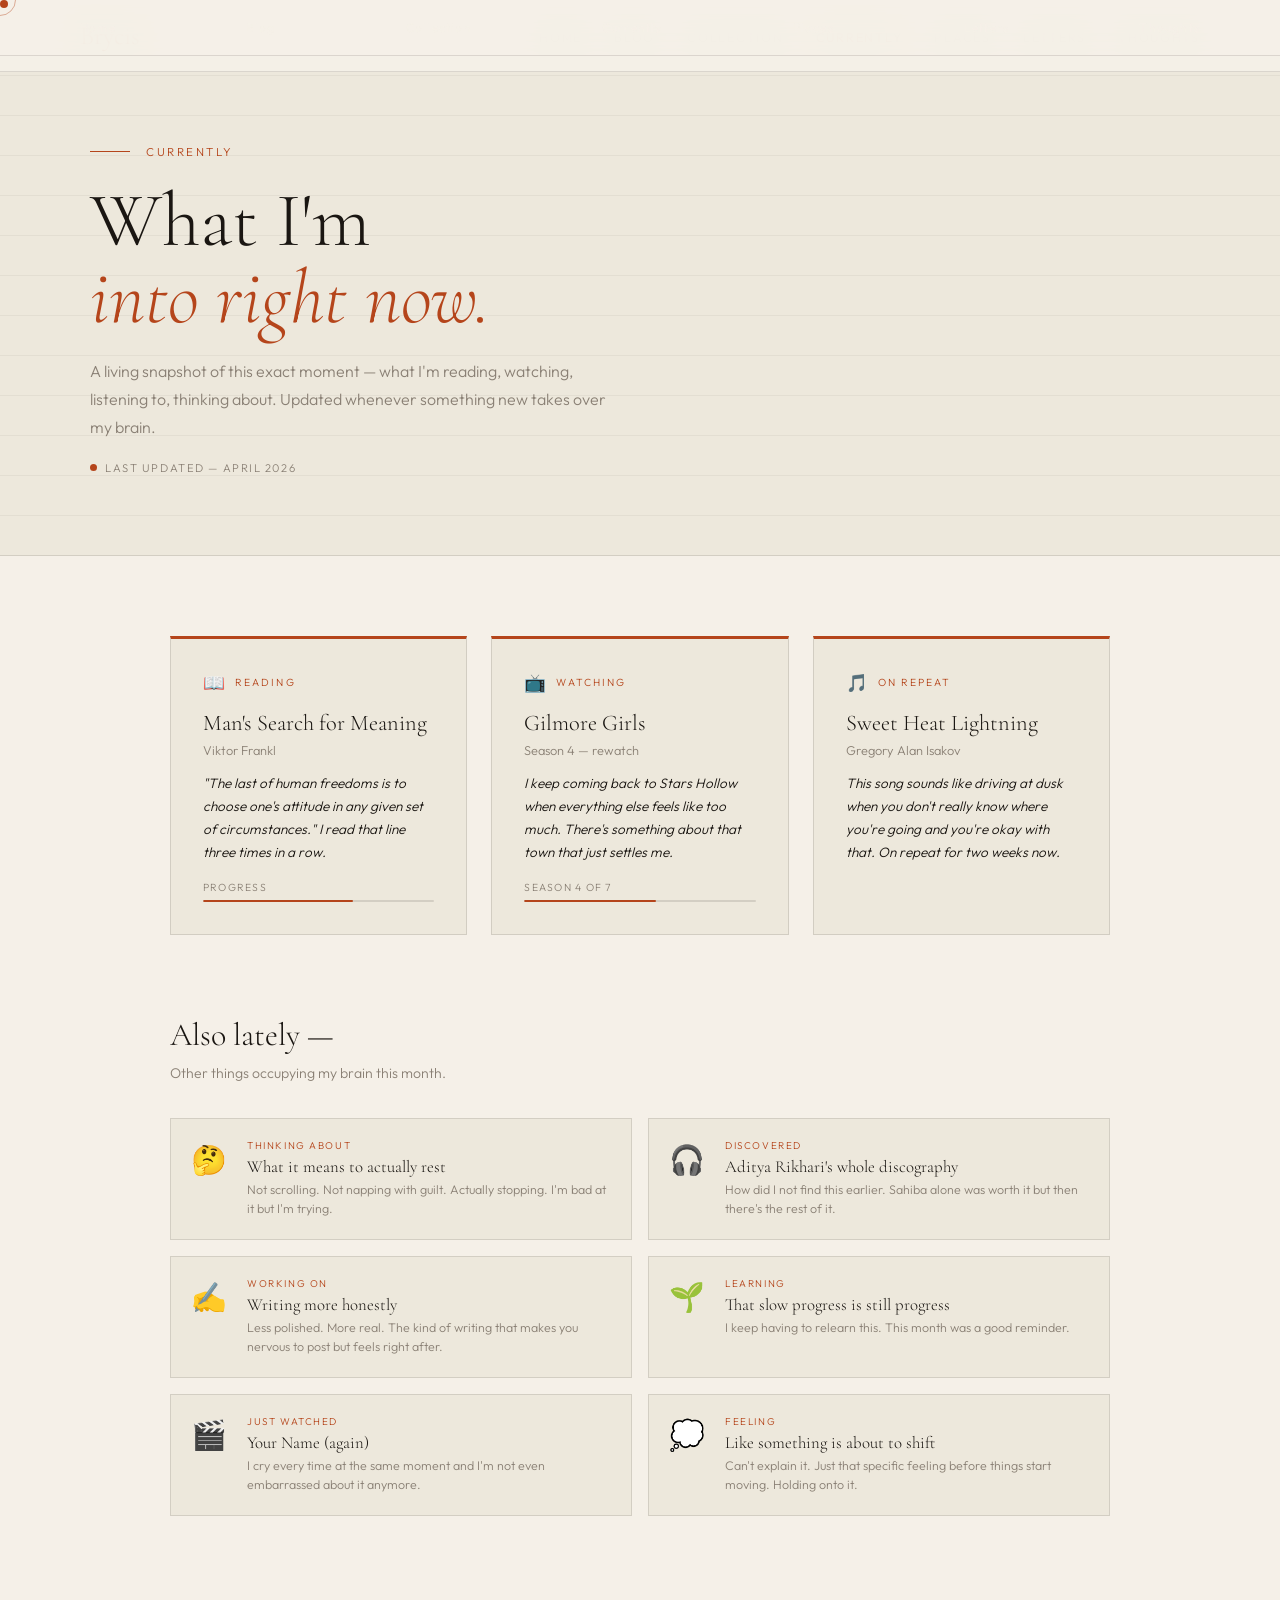
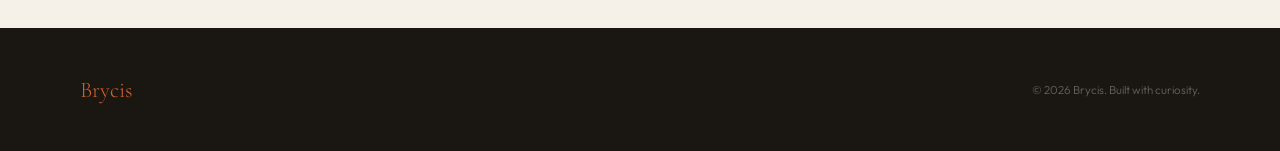
<file: currently.html>
<!DOCTYPE html>
<html lang="en">
<head>
  <meta charset="UTF-8"/>
  <meta name="viewport" content="width=device-width, initial-scale=1.0"/>
  <title>Currently — Brycis</title>
  <link href="https://fonts.googleapis.com/css2?family=Cormorant+Garamond:ital,wght@0,300;0,400;0,600;1,300;1,400&family=Outfit:wght@300;400;500&display=swap" rel="stylesheet"/>
  <style>
    *,*::before,*::after{margin:0;padding:0;box-sizing:border-box;}
    :root{--ink:#1a1612;--paper:#f5f0e8;--paper2:#ede8dc;--paper3:#e4ddd0;--rust:#b5451b;--rust2:#d4622e;--muted:#8a8075;--border:rgba(26,22,18,0.12);}
    html{scroll-behavior:smooth;}
    body{background:var(--paper);color:var(--ink);font-family:'Outfit',sans-serif;font-weight:300;overflow-x:hidden;cursor:none;}
    .cur{width:8px;height:8px;background:var(--rust);border-radius:50%;position:fixed;top:0;left:0;pointer-events:none;z-index:9999;}
    .cur-ring{width:32px;height:32px;border:1.5px solid var(--rust);border-radius:50%;position:fixed;top:0;left:0;pointer-events:none;z-index:9998;opacity:0.4;}
    nav{position:fixed;top:0;left:0;right:0;z-index:200;display:flex;justify-content:space-between;align-items:center;padding:1.25rem 5rem;background:rgba(245,240,232,0.93);backdrop-filter:blur(16px);border-bottom:1px solid var(--border);}
    .nav-logo{font-family:'Cormorant Garamond',serif;font-size:1.6rem;color:var(--rust);text-decoration:none;}
    .nav-links{display:flex;gap:2rem;list-style:none;}
    .nav-links a{color:var(--muted);text-decoration:none;font-size:0.78rem;letter-spacing:0.14em;text-transform:uppercase;transition:color 0.3s;}
    .nav-links a:hover,.nav-links a.active{color:var(--rust);}

    .page-hero{padding:9rem 5rem 5rem;background:var(--paper2);border-bottom:1px solid var(--border);position:relative;overflow:hidden;}
    .hero-lines{position:absolute;inset:0;background-image:repeating-linear-gradient(0deg,transparent,transparent 39px,var(--border) 39px,var(--border) 40px);opacity:0.4;}
    .hero-inner{position:relative;z-index:1;max-width:1100px;margin:0 auto;}
    .eyebrow{display:flex;align-items:center;gap:1rem;margin-bottom:1.5rem;animation:fadeUp 0.8s ease both;}
    .eyebrow-line{width:40px;height:1px;background:var(--rust);}
    .eyebrow span{font-size:0.72rem;letter-spacing:0.22em;text-transform:uppercase;color:var(--rust);}
    h1.page-title{font-family:'Cormorant Garamond',serif;font-size:clamp(3rem,6vw,5.5rem);font-weight:300;line-height:1.0;margin-bottom:1.25rem;animation:fadeUp 0.8s ease 0.1s both;}
    h1.page-title em{font-style:italic;color:var(--rust);}
    .page-desc{color:var(--muted);font-size:1rem;line-height:1.75;max-width:520px;animation:fadeUp 0.8s ease 0.2s both;}
    .last-updated{display:inline-flex;align-items:center;gap:0.5rem;margin-top:1.25rem;font-size:0.7rem;letter-spacing:0.14em;text-transform:uppercase;color:var(--muted);animation:fadeUp 0.8s ease 0.3s both;}
    .pulse{width:7px;height:7px;border-radius:50%;background:var(--rust);animation:pulse 2s infinite;}
    @keyframes pulse{0%,100%{opacity:1;transform:scale(1)}50%{opacity:0.5;transform:scale(0.8)}}

    .wrap{max-width:1100px;margin:0 auto;padding:5rem 5rem 7rem;}

    /* CURRENTLY GRID */
    .currently-grid{display:grid;grid-template-columns:repeat(3,1fr);gap:1.5rem;margin-bottom:5rem;}
    .c-card{padding:2rem;background:var(--paper2);border:1px solid var(--border);border-top:3px solid var(--rust);transition:transform 0.3s;}
    .c-card:hover{transform:translateY(-4px);}
    .c-type{font-size:0.65rem;letter-spacing:0.2em;text-transform:uppercase;color:var(--rust);margin-bottom:1rem;display:flex;align-items:center;gap:0.5rem;}
    .c-icon{font-size:1.1rem;}
    .c-title{font-family:'Cormorant Garamond',serif;font-size:1.4rem;line-height:1.2;margin-bottom:0.3rem;}
    .c-sub{font-size:0.8rem;color:var(--muted);margin-bottom:0.9rem;}
    .c-note{font-size:0.85rem;color:var(--ink);line-height:1.7;font-style:italic;}
    .c-progress{margin-top:1rem;}
    .c-progress-label{font-size:0.65rem;letter-spacing:0.12em;text-transform:uppercase;color:var(--muted);margin-bottom:0.4rem;}
    .c-bar{height:2px;background:var(--border);border-radius:1px;overflow:hidden;}
    .c-bar-fill{height:100%;background:var(--rust);border-radius:1px;}

    /* LATELY SECTION */
    .lately-head{font-family:'Cormorant Garamond',serif;font-size:2rem;font-weight:300;margin-bottom:0.5rem;}
    .lately-sub{color:var(--muted);font-size:0.88rem;margin-bottom:2rem;line-height:1.7;}
    .lately-grid{display:grid;grid-template-columns:repeat(2,1fr);gap:1rem;}
    .lately-item{display:flex;gap:1.25rem;padding:1.25rem;background:var(--paper2);border:1px solid var(--border);transition:border-color 0.3s;}
    .lately-item:hover{border-color:var(--rust);}
    .lately-emoji{font-size:1.8rem;flex-shrink:0;margin-top:0.1rem;}
    .lately-info{}
    .lately-label{font-size:0.62rem;letter-spacing:0.16em;text-transform:uppercase;color:var(--rust);margin-bottom:0.25rem;}
    .lately-title{font-family:'Cormorant Garamond',serif;font-size:1.05rem;margin-bottom:0.2rem;}
    .lately-note{font-size:0.78rem;color:var(--muted);line-height:1.55;}

    footer{background:var(--ink);color:var(--paper);padding:3rem 5rem;display:flex;justify-content:space-between;align-items:center;flex-wrap:wrap;gap:1rem;}
    .fl{font-family:'Cormorant Garamond',serif;font-size:1.4rem;color:var(--rust2);}
    .fn{display:flex;gap:1.5rem;flex-wrap:wrap;}
    .fn a{color:rgba(245,240,232,0.5);text-decoration:none;font-size:0.75rem;letter-spacing:0.1em;transition:color 0.3s;}
    .fn a:hover{color:var(--rust2);}
    .fc{font-size:0.72rem;color:rgba(245,240,232,0.35);}

    @keyframes fadeUp{from{opacity:0;transform:translateY(20px)}to{opacity:1;transform:translateY(0)}}
    .rev{opacity:0;transform:translateY(22px);transition:opacity 0.65s ease,transform 0.65s ease;}
    .rev.vis{opacity:1;transform:translateY(0);}
    .d1{transition-delay:0.08s}.d2{transition-delay:0.16s}.d3{transition-delay:0.24s}

    @media(max-width:900px){
      nav{padding:1rem 1.5rem;}.nav-links{display:none;}
      .page-hero{padding:7rem 1.5rem 3rem;}
      .wrap{padding:3rem 1.5rem 5rem;}
      .currently-grid,.lately-grid{grid-template-columns:1fr;}
      footer{flex-direction:column;text-align:center;padding:2rem 1.5rem;}
    }
  </style>
</head>
<body>
<div class="cur" id="cur"></div>
<div class="cur-ring" id="curRing"></div>

<nav>
  <a href="index.html" class="nav-logo">Brycis</a>
  <ul class="nav-links">
    <li><a href="index.html">Home</a></li>
    <li><a href="blog.html">Blog</a></li>
    <li><a href="collection.html">Collection</a></li>
    <li><a href="currently.html" class="active">Currently</a></li>
    <li><a href="places.html">Places</a></li>
    <li><a href="letters.html">Letters</a></li>
    <li><a href="thoughts.html">Thoughts</a></li>
  </ul>
</nav>

<div class="page-hero">
  <div class="hero-lines"></div>
  <div class="hero-inner">
    <div class="eyebrow"><div class="eyebrow-line"></div><span>Currently</span></div>
    <h1 class="page-title">What I'm<br/><em>into right now.</em></h1>
    <p class="page-desc">A living snapshot of this exact moment — what I'm reading, watching, listening to, thinking about. Updated whenever something new takes over my brain.</p>
    <div class="last-updated"><span class="pulse"></span><span>Last updated — April 2026</span></div>
  </div>
</div>

<div class="wrap">

  <!-- RIGHT NOW -->
  <div class="currently-grid">
    <div class="c-card rev">
      <div class="c-type"><span class="c-icon">📖</span>Reading</div>
      <div class="c-title">Man's Search for Meaning</div>
      <div class="c-sub">Viktor Frankl</div>
      <div class="c-note">"The last of human freedoms is to choose one's attitude in any given set of circumstances." I read that line three times in a row.</div>
      <div class="c-progress">
        <div class="c-progress-label">Progress</div>
        <div class="c-bar"><div class="c-bar-fill" style="width:65%"></div></div>
      </div>
    </div>
    <div class="c-card rev d1">
      <div class="c-type"><span class="c-icon">📺</span>Watching</div>
      <div class="c-title">Gilmore Girls</div>
      <div class="c-sub">Season 4 — rewatch</div>
      <div class="c-note">I keep coming back to Stars Hollow when everything else feels like too much. There's something about that town that just settles me.</div>
      <div class="c-progress">
        <div class="c-progress-label">Season 4 of 7</div>
        <div class="c-bar"><div class="c-bar-fill" style="width:57%"></div></div>
      </div>
    </div>
    <div class="c-card rev d2">
      <div class="c-type"><span class="c-icon">🎵</span>On Repeat</div>
      <div class="c-title">Sweet Heat Lightning</div>
      <div class="c-sub">Gregory Alan Isakov</div>
      <div class="c-note">This song sounds like driving at dusk when you don't really know where you're going and you're okay with that. On repeat for two weeks now.</div>
    </div>
  </div>

  <!-- LATELY -->
  <h2 class="lately-head rev">Also lately —</h2>
  <p class="lately-sub rev">Other things occupying my brain this month.</p>
  <div class="lately-grid">
    <div class="lately-item rev">
      <div class="lately-emoji">🤔</div>
      <div class="lately-info">
        <div class="lately-label">Thinking about</div>
        <div class="lately-title">What it means to actually rest</div>
        <div class="lately-note">Not scrolling. Not napping with guilt. Actually stopping. I'm bad at it but I'm trying.</div>
      </div>
    </div>
    <div class="lately-item rev d1">
      <div class="lately-emoji">🎧</div>
      <div class="lately-info">
        <div class="lately-label">Discovered</div>
        <div class="lately-title">Aditya Rikhari's whole discography</div>
        <div class="lately-note">How did I not find this earlier. Sahiba alone was worth it but then there's the rest of it.</div>
      </div>
    </div>
    <div class="lately-item rev">
      <div class="lately-emoji">✍️</div>
      <div class="lately-info">
        <div class="lately-label">Working on</div>
        <div class="lately-title">Writing more honestly</div>
        <div class="lately-note">Less polished. More real. The kind of writing that makes you nervous to post but feels right after.</div>
      </div>
    </div>
    <div class="lately-item rev d1">
      <div class="lately-emoji">🌱</div>
      <div class="lately-info">
        <div class="lately-label">Learning</div>
        <div class="lately-title">That slow progress is still progress</div>
        <div class="lately-note">I keep having to relearn this. This month was a good reminder.</div>
      </div>
    </div>
    <div class="lately-item rev">
      <div class="lately-emoji">🎬</div>
      <div class="lately-info">
        <div class="lately-label">Just watched</div>
        <div class="lately-title">Your Name (again)</div>
        <div class="lately-note">I cry every time at the same moment and I'm not even embarrassed about it anymore.</div>
      </div>
    </div>
    <div class="lately-item rev d1">
      <div class="lately-emoji">💭</div>
      <div class="lately-info">
        <div class="lately-label">Feeling</div>
        <div class="lately-title">Like something is about to shift</div>
        <div class="lately-note">Can't explain it. Just that specific feeling before things start moving. Holding onto it.</div>
      </div>
    </div>
  </div>

</div>

<footer>
  <div class="fl">Brycis</div>
  <nav class="fn">
    <a href="index.html">Home</a>
    <a href="blog.html">Blog</a>
    <a href="collection.html">Collection</a>
    <a href="currently.html">Currently</a>
    <a href="places.html">Places</a>
    <a href="letters.html">Letters</a>
    <a href="thoughts.html">Thoughts</a>
  </nav>
  <p class="fc">© 2026 Brycis. Built with curiosity.</p>
</footer>

<script>
  const cur=document.getElementById('cur'),ring=document.getElementById('curRing');
  let mx=0,my=0,rx=0,ry=0;
  document.addEventListener('mousemove',e=>{mx=e.clientX;my=e.clientY;cur.style.transform=`translate(${mx-4}px,${my-4}px)`;});
  (function a(){rx+=(mx-rx)*0.1;ry+=(my-ry)*0.1;ring.style.transform=`translate(${rx-16}px,${ry-16}px)`;requestAnimationFrame(a);})();
  const obs=new IntersectionObserver(es=>{es.forEach(e=>{if(e.isIntersecting)e.target.classList.add('vis');});},{threshold:0.07});
  document.querySelectorAll('.rev').forEach(el=>obs.observe(el));
</script>
</body>
</html>
</file>
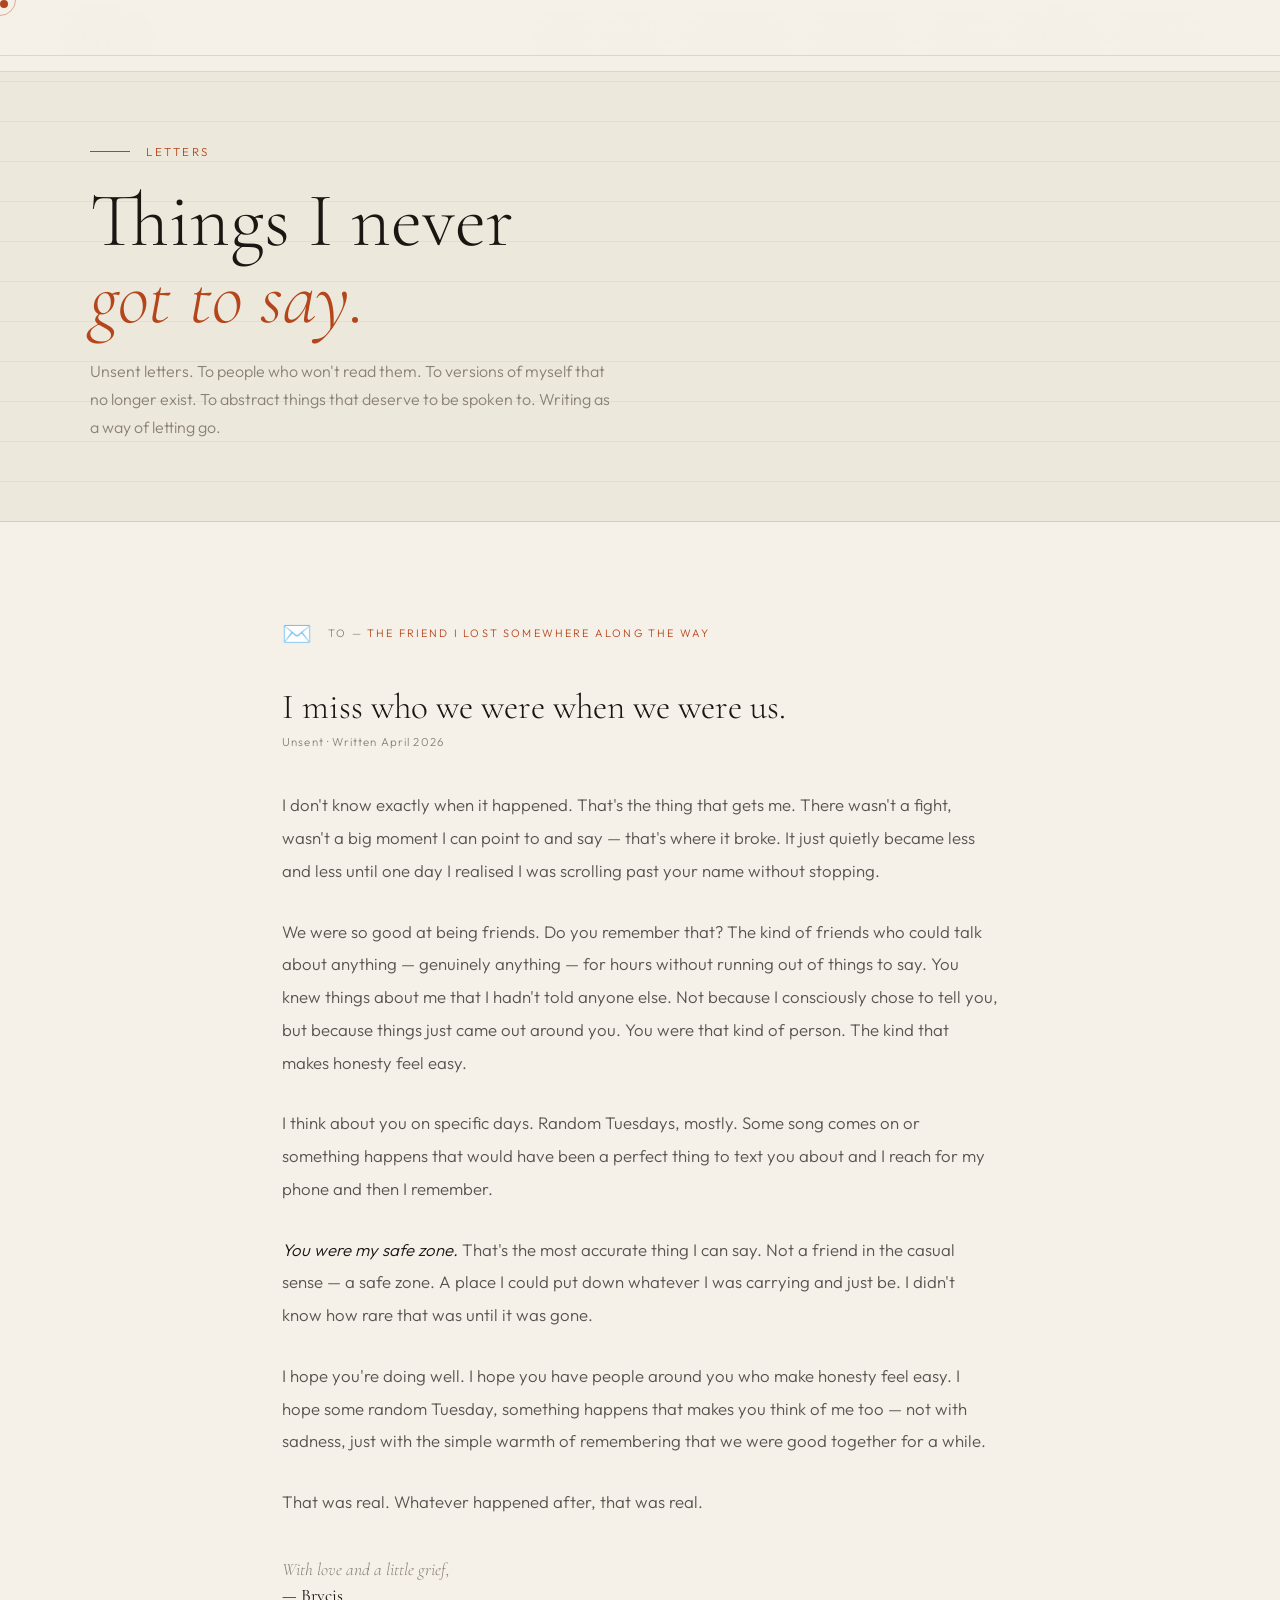
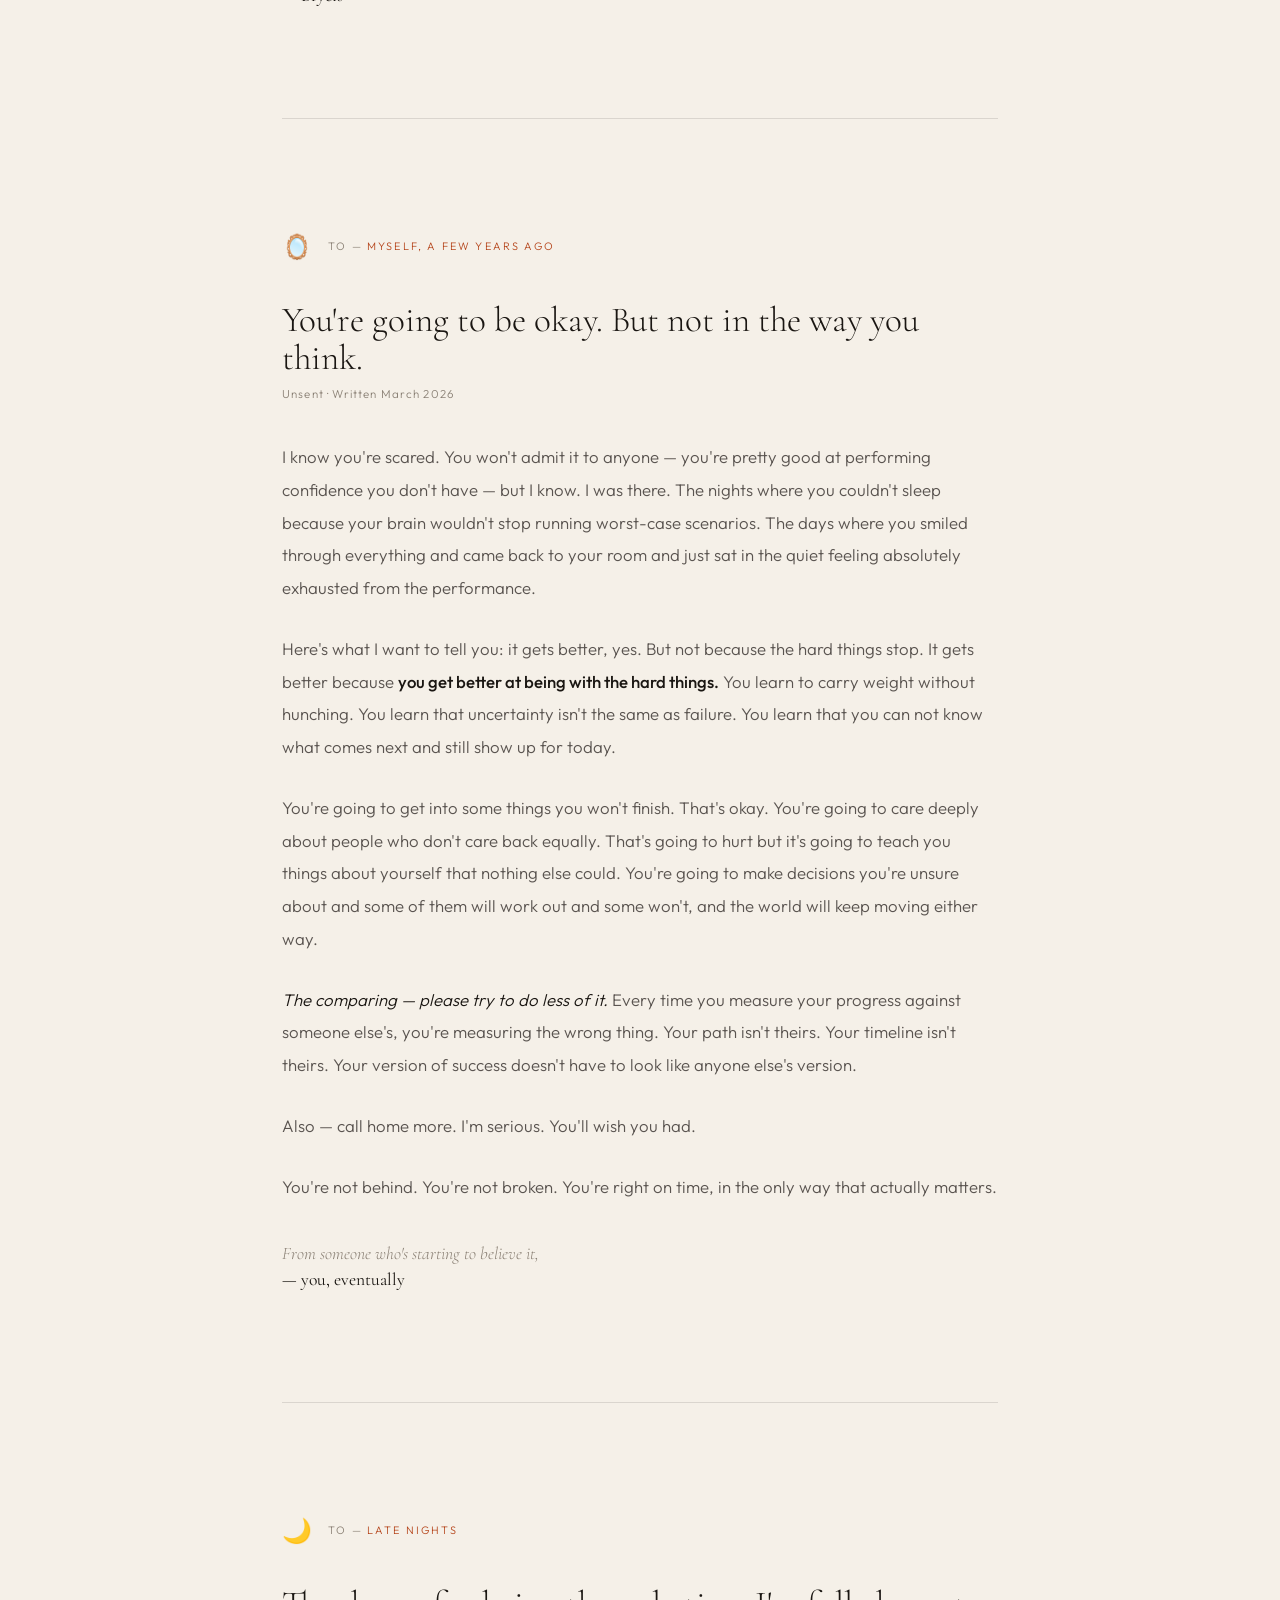
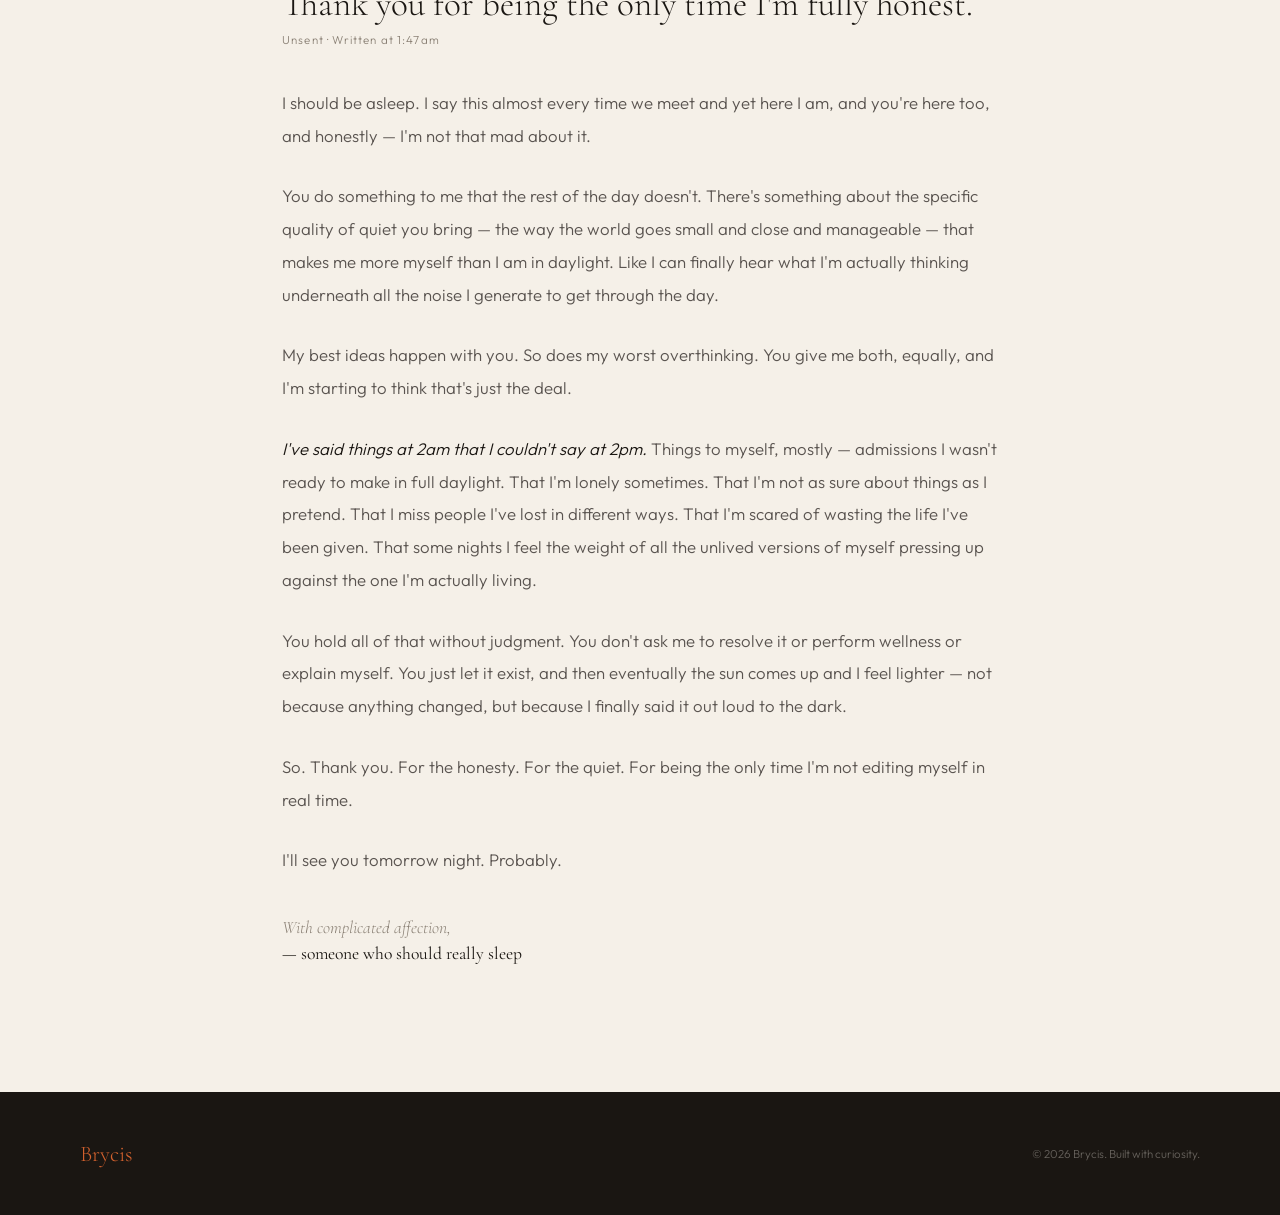
<file: letters.html>
<!DOCTYPE html>
<html lang="en">
<head>
  <meta charset="UTF-8"/>
  <meta name="viewport" content="width=device-width, initial-scale=1.0"/>
  <title>Letters — Brycis</title>
  <link href="https://fonts.googleapis.com/css2?family=Cormorant+Garamond:ital,wght@0,300;0,400;0,600;1,300;1,400&family=Outfit:wght@300;400;500&display=swap" rel="stylesheet"/>
  <style>
    *,*::before,*::after{margin:0;padding:0;box-sizing:border-box;}
    :root{--ink:#1a1612;--paper:#f5f0e8;--paper2:#ede8dc;--paper3:#e4ddd0;--rust:#b5451b;--rust2:#d4622e;--muted:#8a8075;--border:rgba(26,22,18,0.12);}
    html{scroll-behavior:smooth;}
    body{background:var(--paper);color:var(--ink);font-family:'Outfit',sans-serif;font-weight:300;overflow-x:hidden;cursor:none;}
    .cur{width:8px;height:8px;background:var(--rust);border-radius:50%;position:fixed;top:0;left:0;pointer-events:none;z-index:9999;}
    .cur-ring{width:32px;height:32px;border:1.5px solid var(--rust);border-radius:50%;position:fixed;top:0;left:0;pointer-events:none;z-index:9998;opacity:0.4;}
    nav{position:fixed;top:0;left:0;right:0;z-index:200;display:flex;justify-content:space-between;align-items:center;padding:1.25rem 5rem;background:rgba(245,240,232,0.93);backdrop-filter:blur(16px);border-bottom:1px solid var(--border);}
    .nav-logo{font-family:'Cormorant Garamond',serif;font-size:1.6rem;color:var(--rust);text-decoration:none;}
    .nav-links{display:flex;gap:2rem;list-style:none;}
    .nav-links a{color:var(--muted);text-decoration:none;font-size:0.78rem;letter-spacing:0.14em;text-transform:uppercase;transition:color 0.3s;}
    .nav-links a:hover,.nav-links a.active{color:var(--rust);}
    .page-hero{padding:9rem 5rem 5rem;background:var(--paper2);border-bottom:1px solid var(--border);position:relative;overflow:hidden;}
    .hero-lines{position:absolute;inset:0;background-image:repeating-linear-gradient(0deg,transparent,transparent 39px,var(--border) 39px,var(--border) 40px);opacity:0.4;}
    .hero-inner{position:relative;z-index:1;max-width:1100px;margin:0 auto;}
    .eyebrow{display:flex;align-items:center;gap:1rem;margin-bottom:1.5rem;animation:fadeUp 0.8s ease both;}
    .eyebrow-line{width:40px;height:1px;background:var(--rust);}
    .eyebrow span{font-size:0.72rem;letter-spacing:0.22em;text-transform:uppercase;color:var(--rust);}
    h1.page-title{font-family:'Cormorant Garamond',serif;font-size:clamp(3rem,6vw,5.5rem);font-weight:300;line-height:1.0;margin-bottom:1.25rem;animation:fadeUp 0.8s ease 0.1s both;}
    h1.page-title em{font-style:italic;color:var(--rust);}
    .page-desc{color:var(--muted);font-size:1rem;line-height:1.75;max-width:520px;animation:fadeUp 0.8s ease 0.2s both;}
    .wrap{max-width:780px;margin:0 auto;padding:6rem 2rem 8rem;}

    /* LETTER */
    .letter{margin-bottom:7rem;padding-bottom:7rem;border-bottom:1px solid var(--border);}
    .letter:last-child{border-bottom:none;margin-bottom:0;padding-bottom:0;}
    .letter-envelope{display:flex;align-items:center;gap:1rem;margin-bottom:2.5rem;}
    .letter-icon{font-size:1.5rem;}
    .letter-to{font-size:0.68rem;letter-spacing:0.2em;text-transform:uppercase;color:var(--muted);}
    .letter-to span{color:var(--rust);}
    .letter-title{font-family:'Cormorant Garamond',serif;font-size:2.2rem;font-weight:300;line-height:1.1;margin-bottom:0.5rem;}
    .letter-date{font-size:0.72rem;color:var(--muted);letter-spacing:0.1em;margin-bottom:2.5rem;}
    .letter-body p{font-size:1.05rem;line-height:1.95;color:#5a5450;margin-bottom:1.75rem;}
    .letter-body p em{font-style:italic;color:var(--ink);}
    .letter-body p strong{color:var(--ink);font-weight:500;}
    .letter-sign{margin-top:2.5rem;font-family:'Cormorant Garamond',serif;font-size:1.1rem;font-style:italic;color:var(--muted);}
    .letter-sign strong{display:block;color:var(--ink);font-style:normal;font-weight:400;margin-top:0.3rem;}

    footer{background:var(--ink);color:var(--paper);padding:3rem 5rem;display:flex;justify-content:space-between;align-items:center;flex-wrap:wrap;gap:1rem;}
    .fl{font-family:'Cormorant Garamond',serif;font-size:1.4rem;color:var(--rust2);}
    .fn{display:flex;gap:1.5rem;flex-wrap:wrap;}
    .fn a{color:rgba(245,240,232,0.5);text-decoration:none;font-size:0.75rem;letter-spacing:0.1em;transition:color 0.3s;}
    .fn a:hover{color:var(--rust2);}
    .fc{font-size:0.72rem;color:rgba(245,240,232,0.35);}
    @keyframes fadeUp{from{opacity:0;transform:translateY(20px)}to{opacity:1;transform:translateY(0)}}
    .rev{opacity:0;transform:translateY(22px);transition:opacity 0.65s ease,transform 0.65s ease;}
    .rev.vis{opacity:1;transform:translateY(0);}
    @media(max-width:900px){nav{padding:1rem 1.5rem;}.nav-links{display:none;}.page-hero{padding:7rem 1.5rem 3rem;}.wrap{padding:4rem 1.5rem 6rem;}footer{flex-direction:column;text-align:center;padding:2rem 1.5rem;}}
  </style>
</head>
<body>
<div class="cur" id="cur"></div>
<div class="cur-ring" id="curRing"></div>
<nav>
  <a href="index.html" class="nav-logo">Brycis</a>
  <ul class="nav-links">
    <li><a href="index.html">Home</a></li>
    <li><a href="blog.html">Blog</a></li>
    <li><a href="collection.html">Collection</a></li>
    <li><a href="currently.html">Currently</a></li>
    <li><a href="places.html">Places</a></li>
    <li><a href="letters.html" class="active">Letters</a></li>
    <li><a href="thoughts.html">Thoughts</a></li>
  </ul>
</nav>
<div class="page-hero">
  <div class="hero-lines"></div>
  <div class="hero-inner">
    <div class="eyebrow"><div class="eyebrow-line"></div><span>Letters</span></div>
    <h1 class="page-title">Things I never<br/><em>got to say.</em></h1>
    <p class="page-desc">Unsent letters. To people who won't read them. To versions of myself that no longer exist. To abstract things that deserve to be spoken to. Writing as a way of letting go.</p>
  </div>
</div>
<div class="wrap">

  <!-- LETTER 1: LOST FRIEND -->
  <div class="letter rev">
    <div class="letter-envelope">
      <span class="letter-icon">✉️</span>
      <span class="letter-to">To — <span>the friend I lost somewhere along the way</span></span>
    </div>
    <h2 class="letter-title">I miss who we were when we were us.</h2>
    <div class="letter-date">Unsent · Written April 2026</div>
    <div class="letter-body">
      <p>I don't know exactly when it happened. That's the thing that gets me. There wasn't a fight, wasn't a big moment I can point to and say — that's where it broke. It just quietly became less and less until one day I realised I was scrolling past your name without stopping.</p>
      <p>We were so good at being friends. Do you remember that? The kind of friends who could talk about anything — genuinely anything — for hours without running out of things to say. You knew things about me that I hadn't told anyone else. Not because I consciously chose to tell you, but because things just came out around you. You were that kind of person. The kind that makes honesty feel easy.</p>
      <p>I think about you on specific days. Random Tuesdays, mostly. Some song comes on or something happens that would have been a perfect thing to text you about and I reach for my phone and then I remember.</p>
      <p><em>You were my safe zone.</em> That's the most accurate thing I can say. Not a friend in the casual sense — a safe zone. A place I could put down whatever I was carrying and just be. I didn't know how rare that was until it was gone.</p>
      <p>I hope you're doing well. I hope you have people around you who make honesty feel easy. I hope some random Tuesday, something happens that makes you think of me too — not with sadness, just with the simple warmth of remembering that we were good together for a while.</p>
      <p>That was real. Whatever happened after, that was real.</p>
    </div>
    <div class="letter-sign">With love and a little grief,<strong>— Brycis</strong></div>
  </div>

  <!-- LETTER 2: PAST SELF -->
  <div class="letter rev">
    <div class="letter-envelope">
      <span class="letter-icon">🪞</span>
      <span class="letter-to">To — <span>myself, a few years ago</span></span>
    </div>
    <h2 class="letter-title">You're going to be okay. But not in the way you think.</h2>
    <div class="letter-date">Unsent · Written March 2026</div>
    <div class="letter-body">
      <p>I know you're scared. You won't admit it to anyone — you're pretty good at performing confidence you don't have — but I know. I was there. The nights where you couldn't sleep because your brain wouldn't stop running worst-case scenarios. The days where you smiled through everything and came back to your room and just sat in the quiet feeling absolutely exhausted from the performance.</p>
      <p>Here's what I want to tell you: it gets better, yes. But not because the hard things stop. It gets better because <strong>you get better at being with the hard things.</strong> You learn to carry weight without hunching. You learn that uncertainty isn't the same as failure. You learn that you can not know what comes next and still show up for today.</p>
      <p>You're going to get into some things you won't finish. That's okay. You're going to care deeply about people who don't care back equally. That's going to hurt but it's going to teach you things about yourself that nothing else could. You're going to make decisions you're unsure about and some of them will work out and some won't, and the world will keep moving either way.</p>
      <p><em>The comparing — please try to do less of it.</em> Every time you measure your progress against someone else's, you're measuring the wrong thing. Your path isn't theirs. Your timeline isn't theirs. Your version of success doesn't have to look like anyone else's version.</p>
      <p>Also — call home more. I'm serious. You'll wish you had.</p>
      <p>You're not behind. You're not broken. You're right on time, in the only way that actually matters.</p>
    </div>
    <div class="letter-sign">From someone who's starting to believe it,<strong>— you, eventually</strong></div>
  </div>

  <!-- LETTER 3: LATE NIGHTS -->
  <div class="letter rev">
    <div class="letter-envelope">
      <span class="letter-icon">🌙</span>
      <span class="letter-to">To — <span>late nights</span></span>
    </div>
    <h2 class="letter-title">Thank you for being the only time I'm fully honest.</h2>
    <div class="letter-date">Unsent · Written at 1:47am</div>
    <div class="letter-body">
      <p>I should be asleep. I say this almost every time we meet and yet here I am, and you're here too, and honestly — I'm not that mad about it.</p>
      <p>You do something to me that the rest of the day doesn't. There's something about the specific quality of quiet you bring — the way the world goes small and close and manageable — that makes me more myself than I am in daylight. Like I can finally hear what I'm actually thinking underneath all the noise I generate to get through the day.</p>
      <p>My best ideas happen with you. So does my worst overthinking. You give me both, equally, and I'm starting to think that's just the deal.</p>
      <p><em>I've said things at 2am that I couldn't say at 2pm.</em> Things to myself, mostly — admissions I wasn't ready to make in full daylight. That I'm lonely sometimes. That I'm not as sure about things as I pretend. That I miss people I've lost in different ways. That I'm scared of wasting the life I've been given. That some nights I feel the weight of all the unlived versions of myself pressing up against the one I'm actually living.</p>
      <p>You hold all of that without judgment. You don't ask me to resolve it or perform wellness or explain myself. You just let it exist, and then eventually the sun comes up and I feel lighter — not because anything changed, but because I finally said it out loud to the dark.</p>
      <p>So. Thank you. For the honesty. For the quiet. For being the only time I'm not editing myself in real time.</p>
      <p>I'll see you tomorrow night. Probably.</p>
    </div>
    <div class="letter-sign">With complicated affection,<strong>— someone who should really sleep</strong></div>
  </div>

</div>
<footer>
  <div class="fl">Brycis</div>
  <nav class="fn">
    <a href="index.html">Home</a><a href="blog.html">Blog</a><a href="collection.html">Collection</a>
    <a href="currently.html">Currently</a><a href="places.html">Places</a>
    <a href="letters.html">Letters</a><a href="thoughts.html">Thoughts</a>
  </nav>
  <p class="fc">© 2026 Brycis. Built with curiosity.</p>
</footer>
<script>
  const cur=document.getElementById('cur'),ring=document.getElementById('curRing');
  let mx=0,my=0,rx=0,ry=0;
  document.addEventListener('mousemove',e=>{mx=e.clientX;my=e.clientY;cur.style.transform=`translate(${mx-4}px,${my-4}px)`;});
  (function a(){rx+=(mx-rx)*0.1;ry+=(my-ry)*0.1;ring.style.transform=`translate(${rx-16}px,${ry-16}px)`;requestAnimationFrame(a);})();
  const obs=new IntersectionObserver(es=>{es.forEach(e=>{if(e.isIntersecting)e.target.classList.add('vis');});},{threshold:0.05});
  document.querySelectorAll('.rev').forEach(el=>obs.observe(el));
</script>
</body>
</html>
</file>
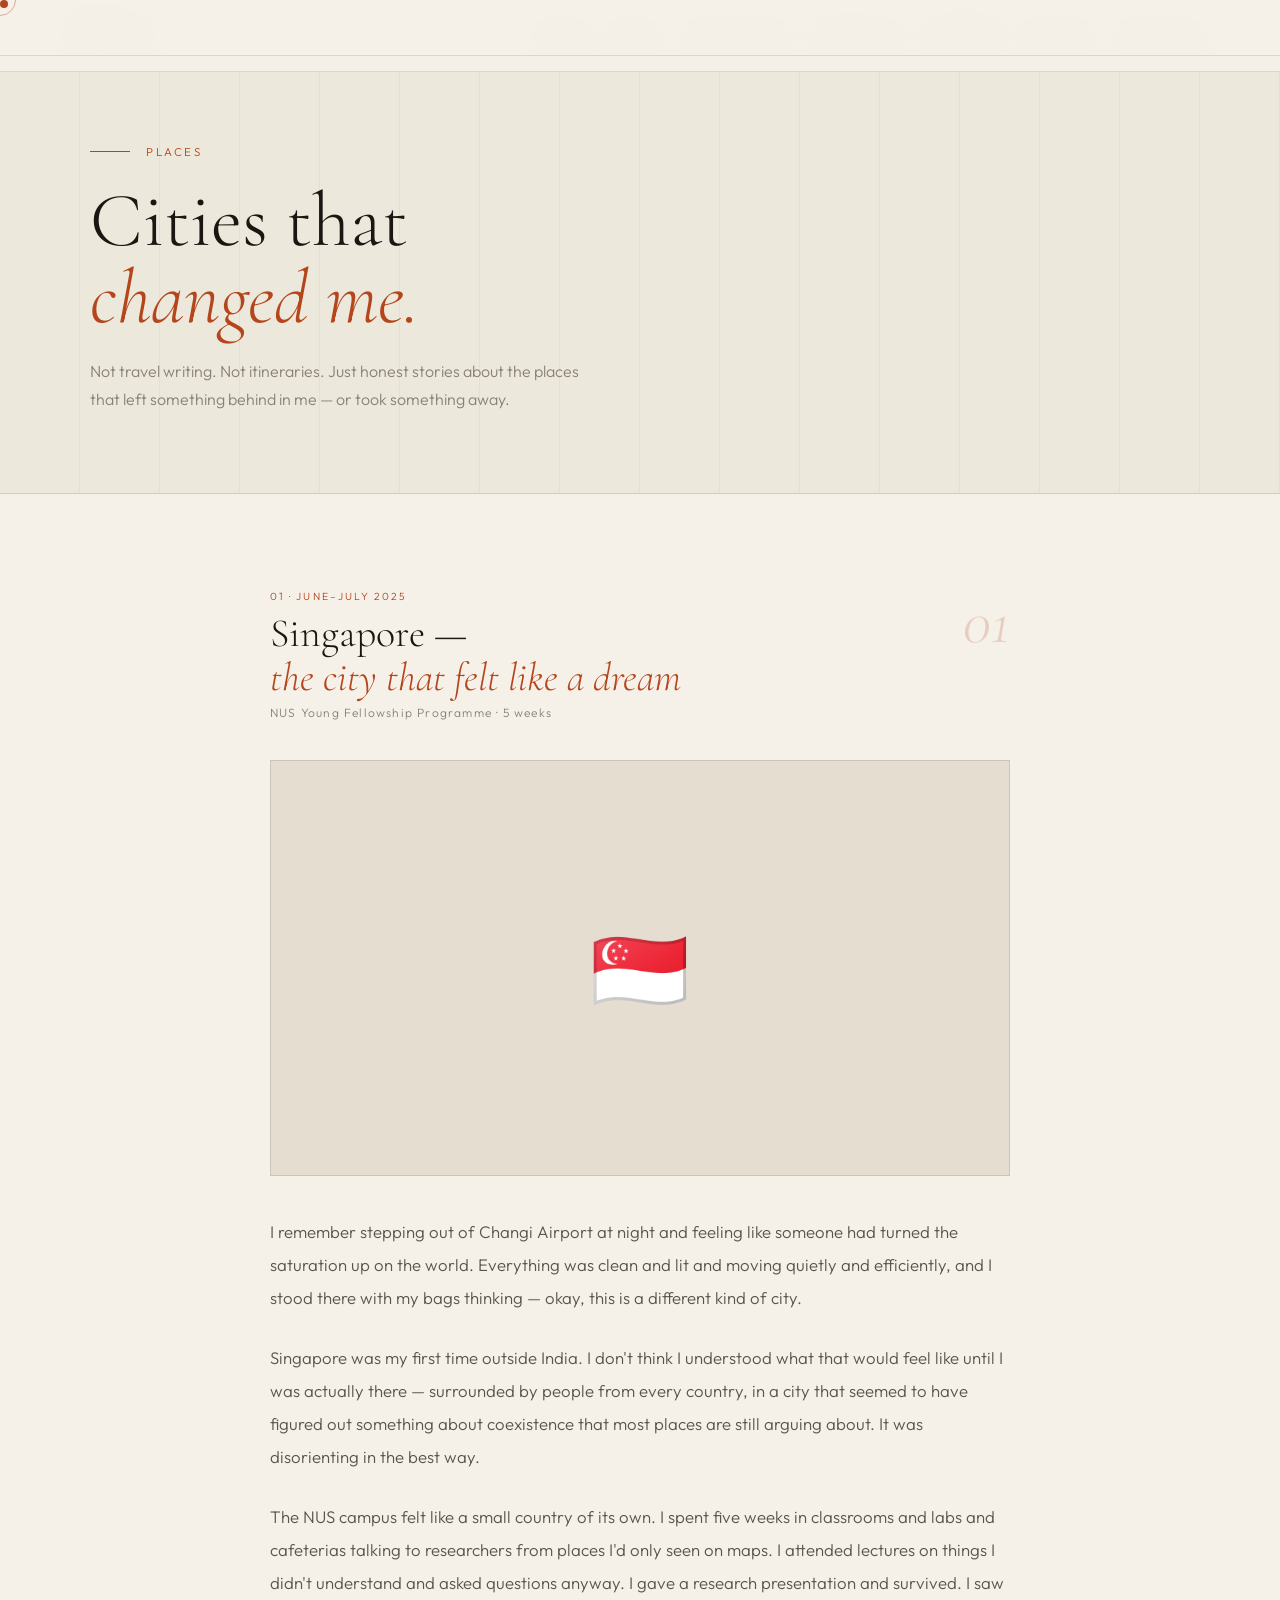
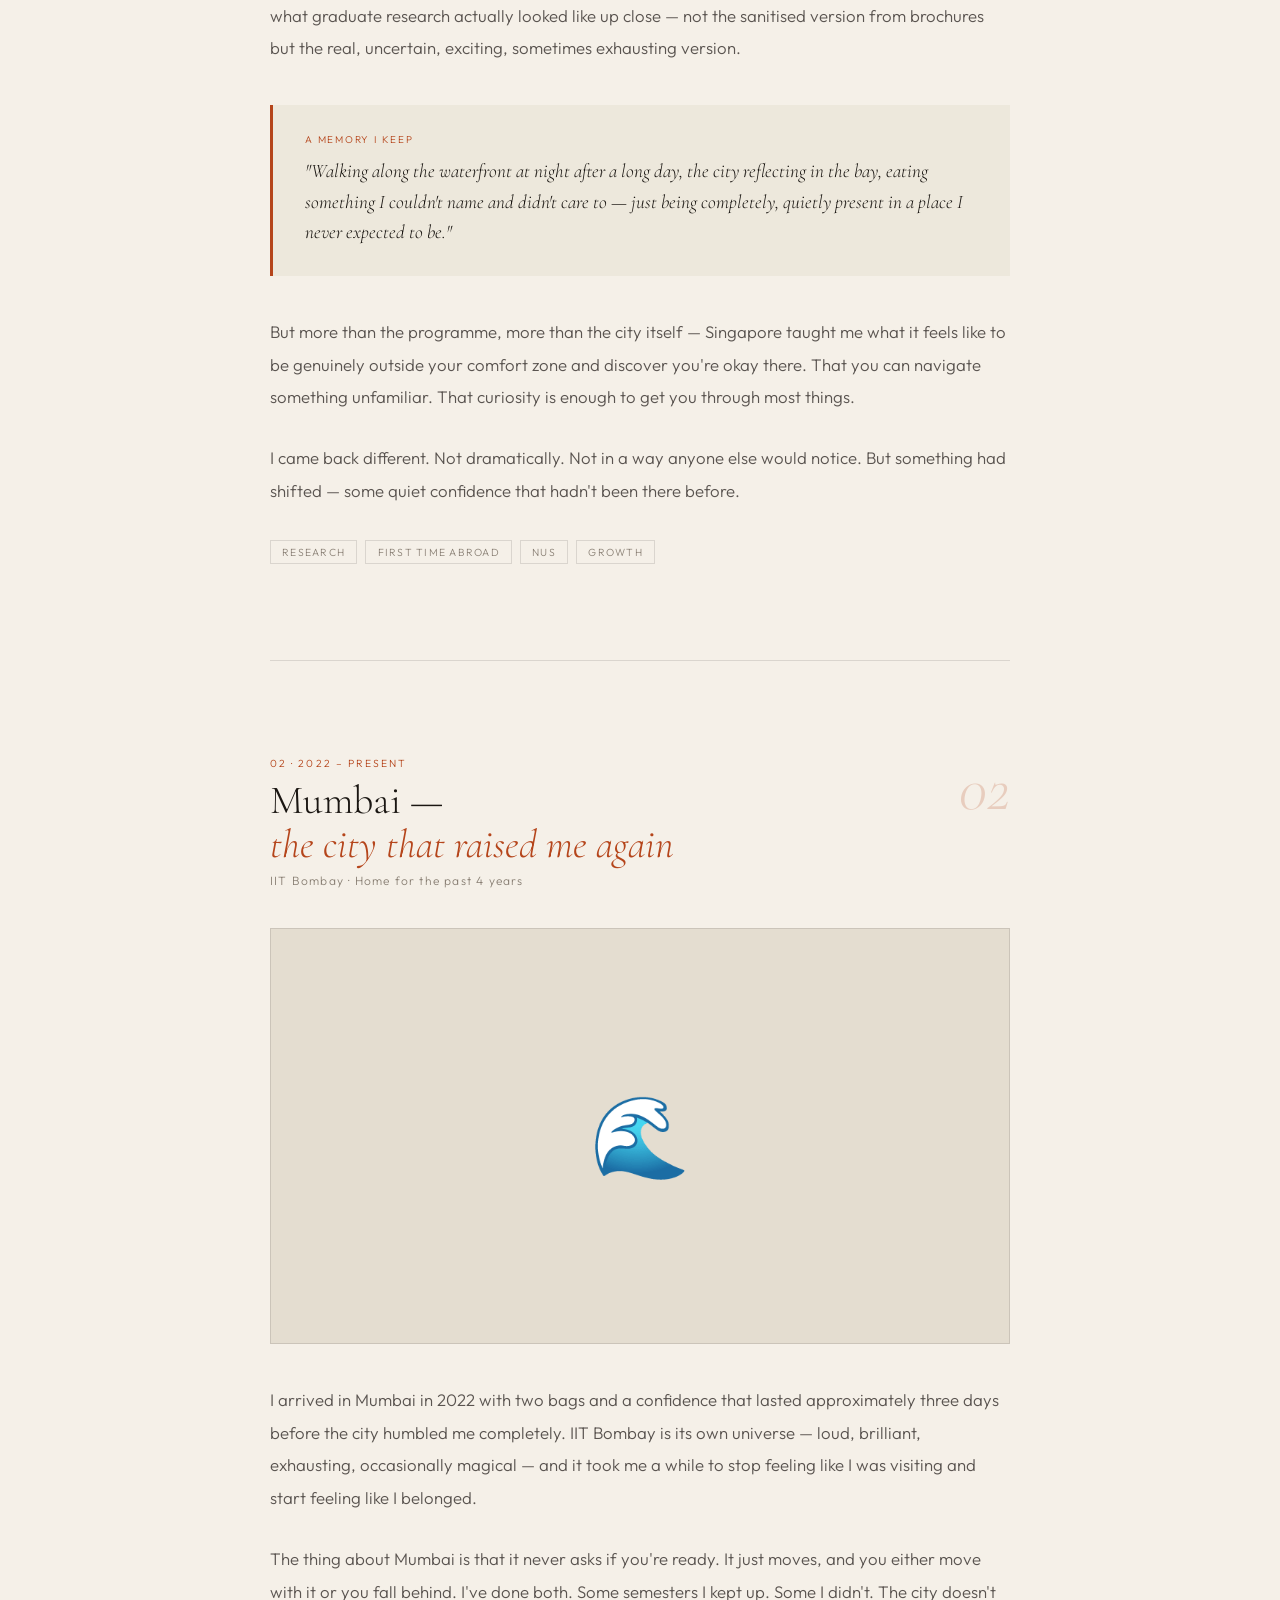
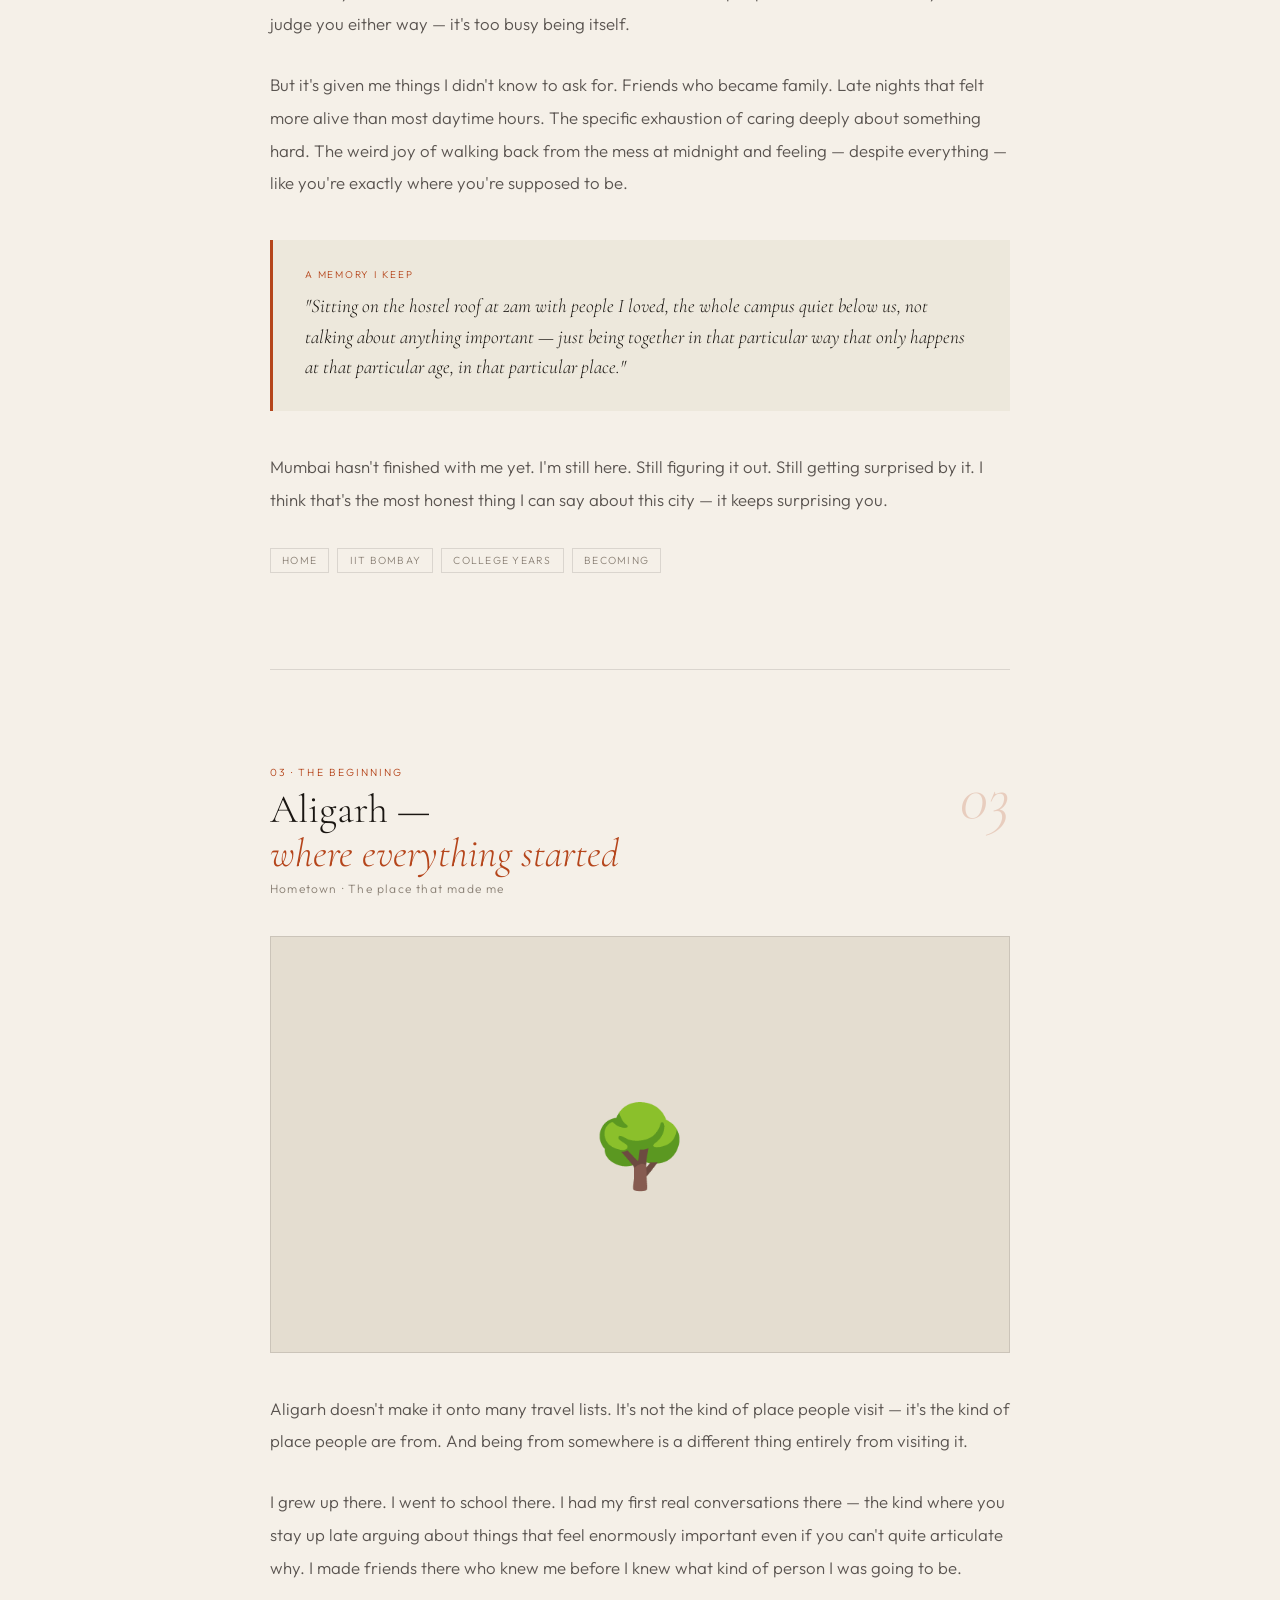
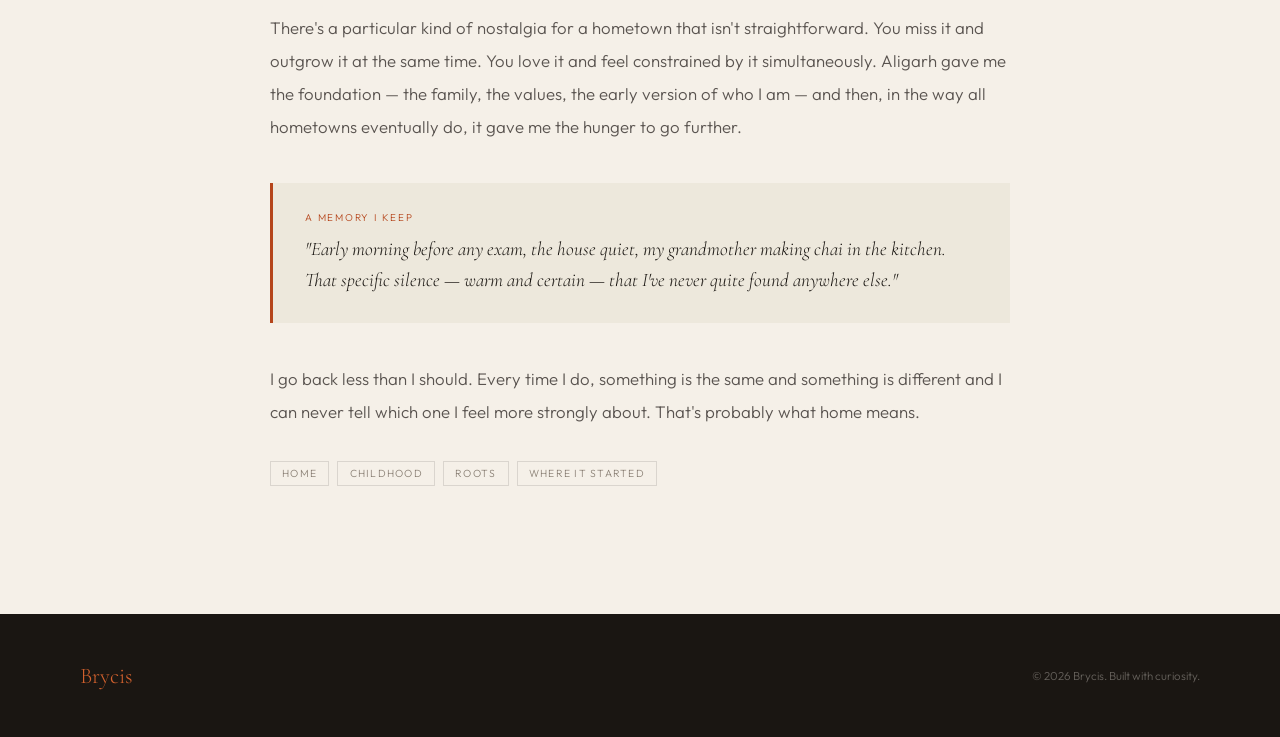
<file: places.html>
<!DOCTYPE html>
<html lang="en">
<head>
  <meta charset="UTF-8"/>
  <meta name="viewport" content="width=device-width, initial-scale=1.0"/>
  <title>Places — Brycis</title>
  <link href="https://fonts.googleapis.com/css2?family=Cormorant+Garamond:ital,wght@0,300;0,400;0,600;1,300;1,400&family=Outfit:wght@300;400;500&display=swap" rel="stylesheet"/>
  <style>
    *,*::before,*::after{margin:0;padding:0;box-sizing:border-box;}
    :root{--ink:#1a1612;--paper:#f5f0e8;--paper2:#ede8dc;--paper3:#e4ddd0;--rust:#b5451b;--rust2:#d4622e;--muted:#8a8075;--border:rgba(26,22,18,0.12);}
    html{scroll-behavior:smooth;}
    body{background:var(--paper);color:var(--ink);font-family:'Outfit',sans-serif;font-weight:300;overflow-x:hidden;cursor:none;}
    .cur{width:8px;height:8px;background:var(--rust);border-radius:50%;position:fixed;top:0;left:0;pointer-events:none;z-index:9999;}
    .cur-ring{width:32px;height:32px;border:1.5px solid var(--rust);border-radius:50%;position:fixed;top:0;left:0;pointer-events:none;z-index:9998;opacity:0.4;}
    nav{position:fixed;top:0;left:0;right:0;z-index:200;display:flex;justify-content:space-between;align-items:center;padding:1.25rem 5rem;background:rgba(245,240,232,0.93);backdrop-filter:blur(16px);border-bottom:1px solid var(--border);}
    .nav-logo{font-family:'Cormorant Garamond',serif;font-size:1.6rem;color:var(--rust);text-decoration:none;}
    .nav-links{display:flex;gap:2rem;list-style:none;}
    .nav-links a{color:var(--muted);text-decoration:none;font-size:0.78rem;letter-spacing:0.14em;text-transform:uppercase;transition:color 0.3s;}
    .nav-links a:hover,.nav-links a.active{color:var(--rust);}
    .page-hero{padding:9rem 5rem 5rem;background:var(--paper2);border-bottom:1px solid var(--border);position:relative;overflow:hidden;}
    .hero-lines{position:absolute;inset:0;background-image:repeating-linear-gradient(90deg,transparent,transparent 79px,var(--border) 79px,var(--border) 80px);opacity:0.35;}
    .hero-inner{position:relative;z-index:1;max-width:1100px;margin:0 auto;}
    .eyebrow{display:flex;align-items:center;gap:1rem;margin-bottom:1.5rem;animation:fadeUp 0.8s ease both;}
    .eyebrow-line{width:40px;height:1px;background:var(--rust);}
    .eyebrow span{font-size:0.72rem;letter-spacing:0.22em;text-transform:uppercase;color:var(--rust);}
    h1.page-title{font-family:'Cormorant Garamond',serif;font-size:clamp(3rem,6vw,5.5rem);font-weight:300;line-height:1.0;margin-bottom:1.25rem;animation:fadeUp 0.8s ease 0.1s both;}
    h1.page-title em{font-style:italic;color:var(--rust);}
    .page-desc{color:var(--muted);font-size:1rem;line-height:1.75;max-width:520px;animation:fadeUp 0.8s ease 0.2s both;}
    .wrap{max-width:900px;margin:0 auto;padding:6rem 5rem 8rem;}

    /* PLACE ENTRY */
    .place{margin-bottom:6rem;padding-bottom:6rem;border-bottom:1px solid var(--border);}
    .place:last-child{border-bottom:none;margin-bottom:0;padding-bottom:0;}
    .place-header{display:grid;grid-template-columns:1fr auto;gap:2rem;align-items:start;margin-bottom:2.5rem;}
    .place-num{font-family:'Cormorant Garamond',serif;font-size:4rem;color:var(--rust);opacity:0.2;line-height:1;font-style:italic;}
    .place-tag{font-size:0.65rem;letter-spacing:0.2em;text-transform:uppercase;color:var(--rust);margin-bottom:0.5rem;}
    .place-title{font-family:'Cormorant Garamond',serif;font-size:2.5rem;font-weight:300;line-height:1.1;margin-bottom:0.4rem;}
    .place-title em{font-style:italic;color:var(--rust);}
    .place-meta{font-size:0.75rem;color:var(--muted);letter-spacing:0.1em;}
    .place-img{width:100%;aspect-ratio:16/9;background:var(--paper3);border:1px solid var(--border);overflow:hidden;position:relative;margin-bottom:2.5rem;display:flex;align-items:center;justify-content:center;font-size:5rem;}
    .place-img img{position:absolute;inset:0;width:100%;height:100%;object-fit:cover;}
    .place-body p{font-size:1.05rem;line-height:1.95;color:#5a5450;margin-bottom:1.75rem;}
    .place-body p em{font-style:italic;color:var(--ink);}
    .place-body p strong{color:var(--ink);font-weight:500;}
    .place-memory{margin:2.5rem 0;padding:1.75rem 2rem;background:var(--paper2);border-left:3px solid var(--rust);}
    .place-memory-label{font-size:0.62rem;letter-spacing:0.18em;text-transform:uppercase;color:var(--rust);margin-bottom:0.6rem;}
    .place-memory p{font-family:'Cormorant Garamond',serif;font-size:1.2rem;font-style:italic;color:var(--ink);line-height:1.6;margin:0;}
    .place-tags{display:flex;flex-wrap:wrap;gap:0.5rem;margin-top:2rem;}
    .place-tag-pill{font-size:0.65rem;letter-spacing:0.12em;text-transform:uppercase;border:1px solid var(--border);padding:0.3rem 0.7rem;color:var(--muted);}

    footer{background:var(--ink);color:var(--paper);padding:3rem 5rem;display:flex;justify-content:space-between;align-items:center;flex-wrap:wrap;gap:1rem;}
    .fl{font-family:'Cormorant Garamond',serif;font-size:1.4rem;color:var(--rust2);}
    .fn{display:flex;gap:1.5rem;flex-wrap:wrap;}
    .fn a{color:rgba(245,240,232,0.5);text-decoration:none;font-size:0.75rem;letter-spacing:0.1em;transition:color 0.3s;}
    .fn a:hover{color:var(--rust2);}
    .fc{font-size:0.72rem;color:rgba(245,240,232,0.35);}
    @keyframes fadeUp{from{opacity:0;transform:translateY(20px)}to{opacity:1;transform:translateY(0)}}
    .rev{opacity:0;transform:translateY(22px);transition:opacity 0.65s ease,transform 0.65s ease;}
    .rev.vis{opacity:1;transform:translateY(0);}
    @media(max-width:900px){nav{padding:1rem 1.5rem;}.nav-links{display:none;}.page-hero{padding:7rem 1.5rem 3rem;}.wrap{padding:4rem 1.5rem 6rem;}.place-header{grid-template-columns:1fr;}footer{flex-direction:column;text-align:center;padding:2rem 1.5rem;}}
  </style>
</head>
<body>
<div class="cur" id="cur"></div>
<div class="cur-ring" id="curRing"></div>
<nav>
  <a href="index.html" class="nav-logo">Brycis</a>
  <ul class="nav-links">
    <li><a href="index.html">Home</a></li>
    <li><a href="blog.html">Blog</a></li>
    <li><a href="collection.html">Collection</a></li>
    <li><a href="currently.html">Currently</a></li>
    <li><a href="places.html" class="active">Places</a></li>
    <li><a href="letters.html">Letters</a></li>
    <li><a href="thoughts.html">Thoughts</a></li>
  </ul>
</nav>
<div class="page-hero">
  <div class="hero-lines"></div>
  <div class="hero-inner">
    <div class="eyebrow"><div class="eyebrow-line"></div><span>Places</span></div>
    <h1 class="page-title">Cities that<br/><em>changed me.</em></h1>
    <p class="page-desc">Not travel writing. Not itineraries. Just honest stories about the places that left something behind in me — or took something away.</p>
  </div>
</div>
<div class="wrap">

  <!-- SINGAPORE -->
  <div class="place rev">
    <div class="place-header">
      <div>
        <div class="place-tag">01 · June–July 2025</div>
        <h2 class="place-title">Singapore —<br/><em>the city that felt like a dream</em></h2>
        <div class="place-meta">NUS Young Fellowship Programme · 5 weeks</div>
      </div>
      <div class="place-num">01</div>
    </div>
    <div class="place-img">🇸🇬</div>
    <div class="place-body">
      <p>I remember stepping out of Changi Airport at night and feeling like someone had turned the saturation up on the world. Everything was clean and lit and moving quietly and efficiently, and I stood there with my bags thinking — okay, this is a different kind of city.</p>
      <p>Singapore was my first time outside India. I don't think I understood what that would feel like until I was actually there — surrounded by people from every country, in a city that seemed to have figured out something about coexistence that most places are still arguing about. It was disorienting in the best way.</p>
      <p>The NUS campus felt like a small country of its own. I spent five weeks in classrooms and labs and cafeterias talking to researchers from places I'd only seen on maps. I attended lectures on things I didn't understand and asked questions anyway. I gave a research presentation and survived. I saw what graduate research actually looked like up close — not the sanitised version from brochures but the real, uncertain, exciting, sometimes exhausting version.</p>
      <div class="place-memory">
        <div class="place-memory-label">A memory I keep</div>
        <p>"Walking along the waterfront at night after a long day, the city reflecting in the bay, eating something I couldn't name and didn't care to — just being completely, quietly present in a place I never expected to be."</p>
      </div>
      <p>But more than the programme, more than the city itself — Singapore taught me what it feels like to be genuinely outside your comfort zone and discover you're okay there. That you can navigate something unfamiliar. That curiosity is enough to get you through most things.</p>
      <p>I came back different. Not dramatically. Not in a way anyone else would notice. But something had shifted — some quiet confidence that hadn't been there before.</p>
    </div>
    <div class="place-tags">
      <span class="place-tag-pill">Research</span>
      <span class="place-tag-pill">First time abroad</span>
      <span class="place-tag-pill">NUS</span>
      <span class="place-tag-pill">Growth</span>
    </div>
  </div>

  <!-- MUMBAI -->
  <div class="place rev">
    <div class="place-header">
      <div>
        <div class="place-tag">02 · 2022 – Present</div>
        <h2 class="place-title">Mumbai —<br/><em>the city that raised me again</em></h2>
        <div class="place-meta">IIT Bombay · Home for the past 4 years</div>
      </div>
      <div class="place-num">02</div>
    </div>
    <div class="place-img">🌊</div>
    <div class="place-body">
      <p>I arrived in Mumbai in 2022 with two bags and a confidence that lasted approximately three days before the city humbled me completely. IIT Bombay is its own universe — loud, brilliant, exhausting, occasionally magical — and it took me a while to stop feeling like I was visiting and start feeling like I belonged.</p>
      <p>The thing about Mumbai is that it never asks if you're ready. It just moves, and you either move with it or you fall behind. I've done both. Some semesters I kept up. Some I didn't. The city doesn't judge you either way — it's too busy being itself.</p>
      <p>But it's given me things I didn't know to ask for. Friends who became family. Late nights that felt more alive than most daytime hours. The specific exhaustion of caring deeply about something hard. The weird joy of walking back from the mess at midnight and feeling — despite everything — like you're exactly where you're supposed to be.</p>
      <div class="place-memory">
        <div class="place-memory-label">A memory I keep</div>
        <p>"Sitting on the hostel roof at 2am with people I loved, the whole campus quiet below us, not talking about anything important — just being together in that particular way that only happens at that particular age, in that particular place."</p>
      </div>
      <p>Mumbai hasn't finished with me yet. I'm still here. Still figuring it out. Still getting surprised by it. I think that's the most honest thing I can say about this city — it keeps surprising you.</p>
    </div>
    <div class="place-tags">
      <span class="place-tag-pill">Home</span>
      <span class="place-tag-pill">IIT Bombay</span>
      <span class="place-tag-pill">College years</span>
      <span class="place-tag-pill">Becoming</span>
    </div>
  </div>

  <!-- ALIGARH -->
  <div class="place rev">
    <div class="place-header">
      <div>
        <div class="place-tag">03 · The Beginning</div>
        <h2 class="place-title">Aligarh —<br/><em>where everything started</em></h2>
        <div class="place-meta">Hometown · The place that made me</div>
      </div>
      <div class="place-num">03</div>
    </div>
    <div class="place-img">🌳</div>
    <div class="place-body">
      <p>Aligarh doesn't make it onto many travel lists. It's not the kind of place people visit — it's the kind of place people are from. And being from somewhere is a different thing entirely from visiting it.</p>
      <p>I grew up there. I went to school there. I had my first real conversations there — the kind where you stay up late arguing about things that feel enormously important even if you can't quite articulate why. I made friends there who knew me before I knew what kind of person I was going to be.</p>
      <p>There's a particular kind of nostalgia for a hometown that isn't straightforward. You miss it and outgrow it at the same time. You love it and feel constrained by it simultaneously. Aligarh gave me the foundation — the family, the values, the early version of who I am — and then, in the way all hometowns eventually do, it gave me the hunger to go further.</p>
      <div class="place-memory">
        <div class="place-memory-label">A memory I keep</div>
        <p>"Early morning before any exam, the house quiet, my grandmother making chai in the kitchen. That specific silence — warm and certain — that I've never quite found anywhere else."</p>
      </div>
      <p>I go back less than I should. Every time I do, something is the same and something is different and I can never tell which one I feel more strongly about. That's probably what home means.</p>
    </div>
    <div class="place-tags">
      <span class="place-tag-pill">Home</span>
      <span class="place-tag-pill">Childhood</span>
      <span class="place-tag-pill">Roots</span>
      <span class="place-tag-pill">Where it started</span>
    </div>
  </div>

</div>
<footer>
  <div class="fl">Brycis</div>
  <nav class="fn">
    <a href="index.html">Home</a><a href="blog.html">Blog</a><a href="collection.html">Collection</a>
    <a href="currently.html">Currently</a><a href="places.html">Places</a>
    <a href="letters.html">Letters</a><a href="thoughts.html">Thoughts</a>
  </nav>
  <p class="fc">© 2026 Brycis. Built with curiosity.</p>
</footer>
<script>
  const cur=document.getElementById('cur'),ring=document.getElementById('curRing');
  let mx=0,my=0,rx=0,ry=0;
  document.addEventListener('mousemove',e=>{mx=e.clientX;my=e.clientY;cur.style.transform=`translate(${mx-4}px,${my-4}px)`;});
  (function a(){rx+=(mx-rx)*0.1;ry+=(my-ry)*0.1;ring.style.transform=`translate(${rx-16}px,${ry-16}px)`;requestAnimationFrame(a);})();
  const obs=new IntersectionObserver(es=>{es.forEach(e=>{if(e.isIntersecting)e.target.classList.add('vis');});},{threshold:0.06});
  document.querySelectorAll('.rev').forEach(el=>obs.observe(el));
</script>
</body>
</html>
</file>
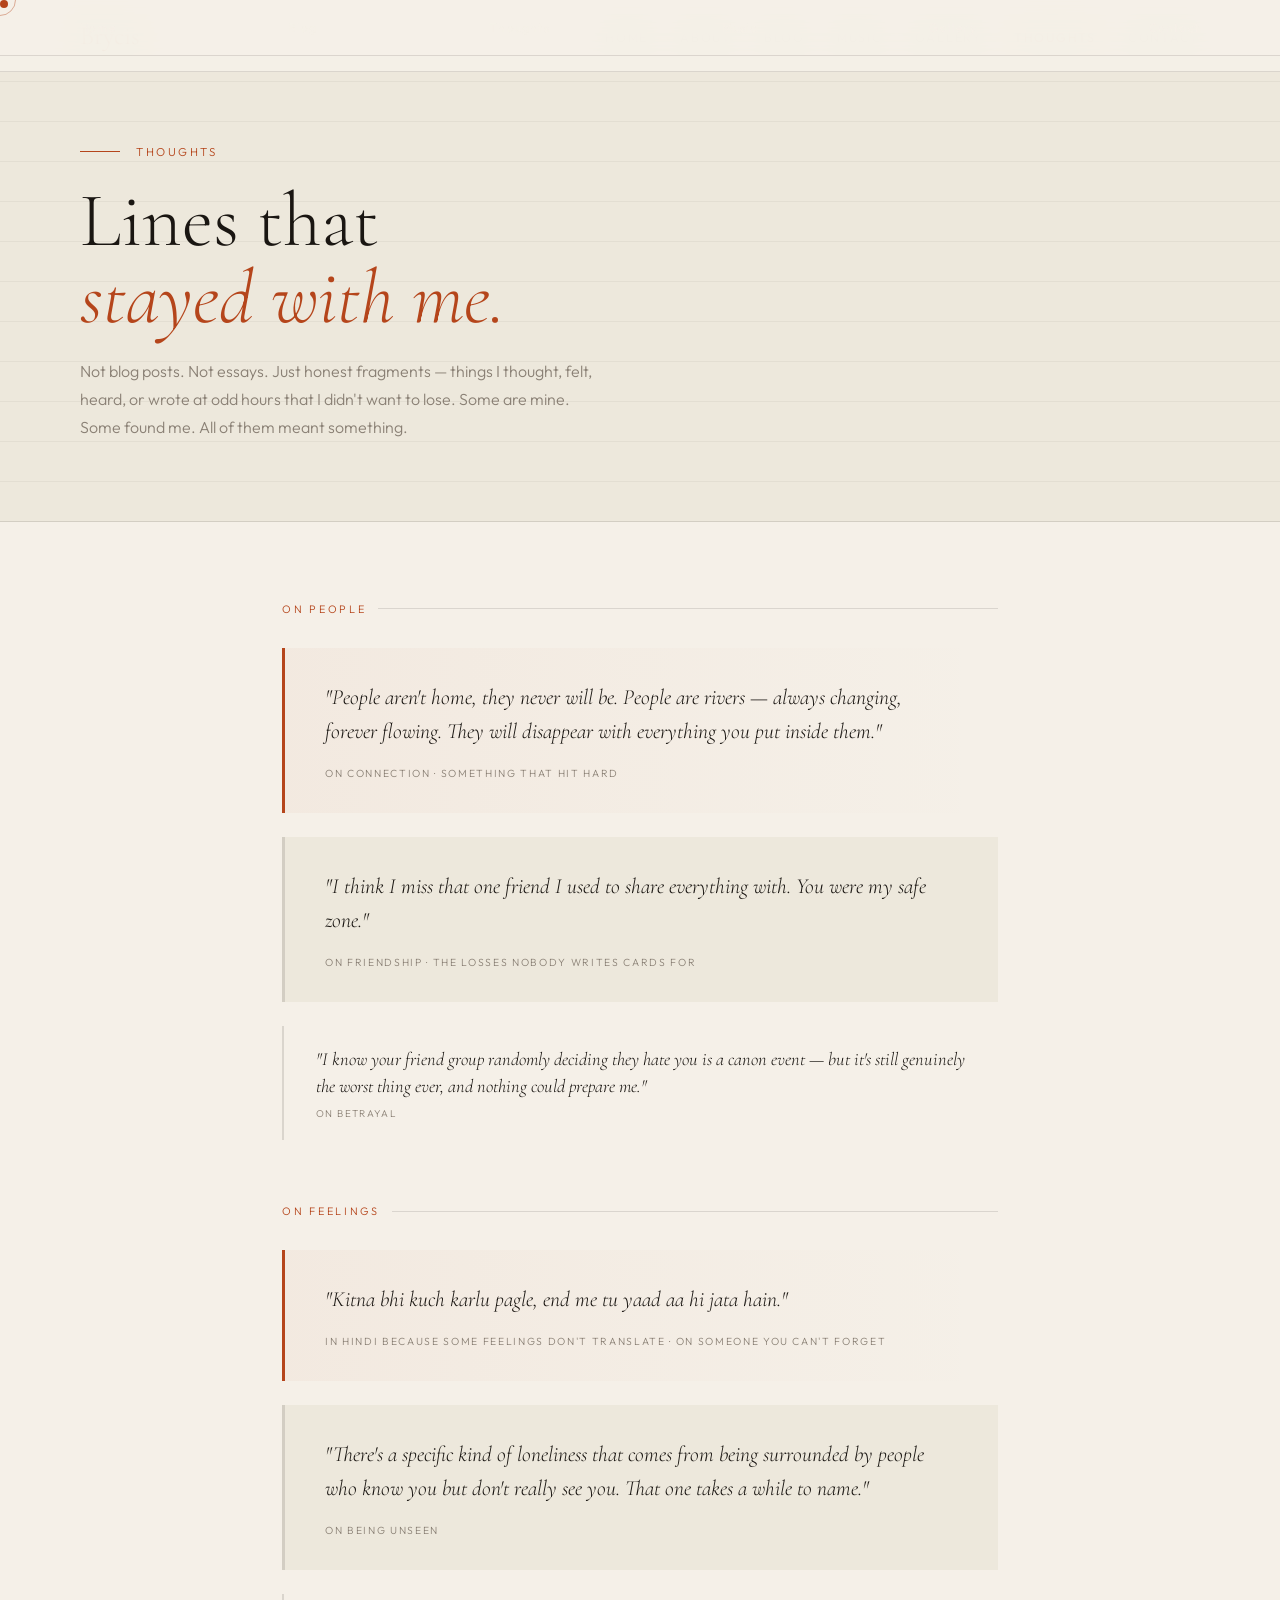
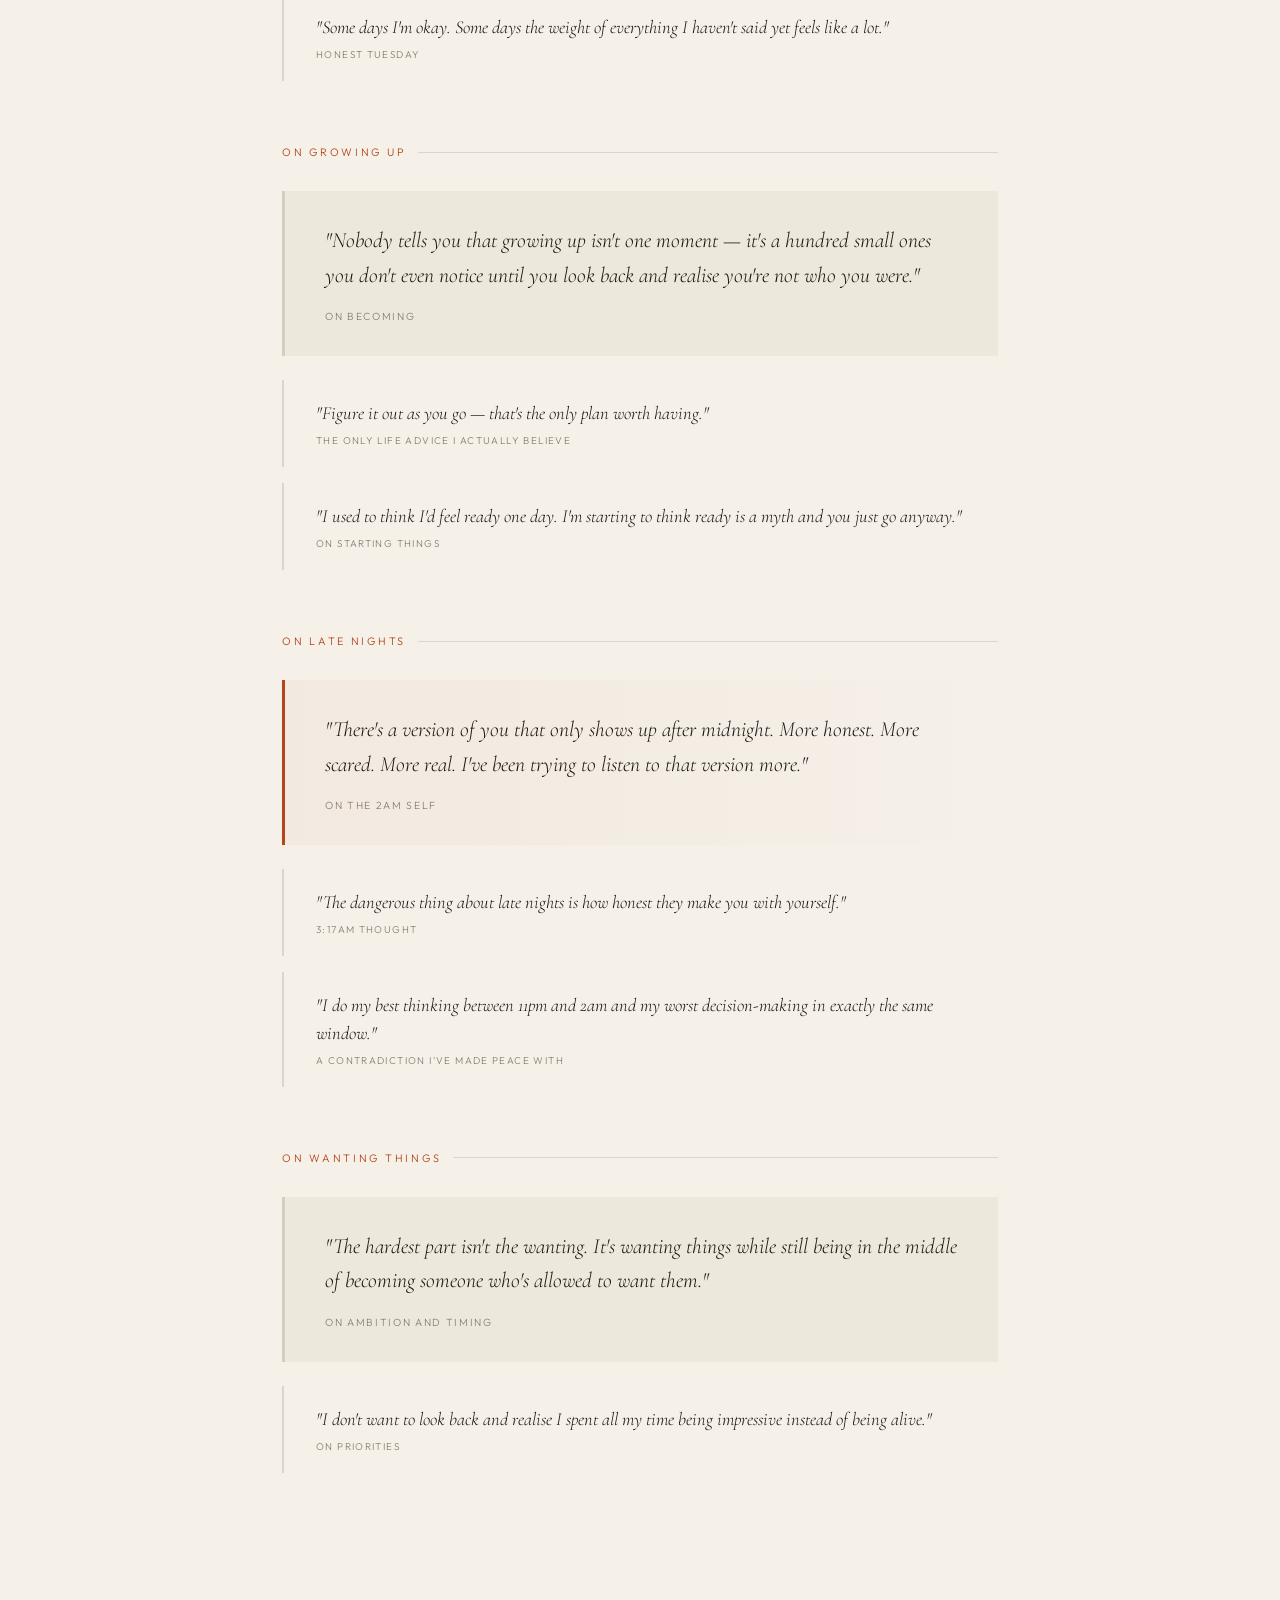
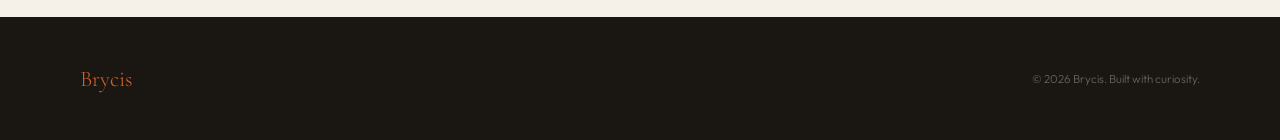
<file: thoughts.html>
<!DOCTYPE html>
<html lang="en">
<head>
  <meta charset="UTF-8"/>
  <meta name="viewport" content="width=device-width, initial-scale=1.0"/>
  <title>Thoughts — Brycis</title>
  <link href="https://fonts.googleapis.com/css2?family=Cormorant+Garamond:ital,wght@0,300;0,400;0,600;1,300;1,400&family=Outfit:wght@300;400;500&display=swap" rel="stylesheet"/>
  <style>
    *,*::before,*::after{margin:0;padding:0;box-sizing:border-box;}
    :root{--ink:#1a1612;--paper:#f5f0e8;--paper2:#ede8dc;--paper3:#e4ddd0;--rust:#b5451b;--rust2:#d4622e;--muted:#8a8075;--border:rgba(26,22,18,0.12);}
    html{scroll-behavior:smooth;}
    body{background:var(--paper);color:var(--ink);font-family:'Outfit',sans-serif;font-weight:300;overflow-x:hidden;cursor:none;}
    .cur{width:8px;height:8px;background:var(--rust);border-radius:50%;position:fixed;top:0;left:0;pointer-events:none;z-index:9999;}
    .cur-ring{width:32px;height:32px;border:1.5px solid var(--rust);border-radius:50%;position:fixed;top:0;left:0;pointer-events:none;z-index:9998;opacity:0.4;}
    nav{position:fixed;top:0;left:0;right:0;z-index:200;display:flex;justify-content:space-between;align-items:center;padding:1.25rem 5rem;background:rgba(245,240,232,0.93);backdrop-filter:blur(16px);border-bottom:1px solid var(--border);}
    .nav-logo{font-family:'Cormorant Garamond',serif;font-size:1.6rem;color:var(--rust);text-decoration:none;}
    .nav-links{display:flex;gap:2rem;list-style:none;}
    .nav-links a{color:var(--muted);text-decoration:none;font-size:0.78rem;letter-spacing:0.14em;text-transform:uppercase;transition:color 0.3s;}
    .nav-links a:hover,.nav-links a.active{color:var(--rust);}

    /* PAGE HERO */
    .page-hero{padding:9rem 5rem 5rem;background:var(--paper2);border-bottom:1px solid var(--border);position:relative;overflow:hidden;}
    .page-hero-lines{position:absolute;inset:0;background-image:repeating-linear-gradient(0deg,transparent,transparent 39px,var(--border) 39px,var(--border) 40px);opacity:0.4;}
    .page-hero-inner{position:relative;z-index:1;max-width:700px;}
    .page-eyebrow{display:flex;align-items:center;gap:1rem;margin-bottom:1.5rem;animation:fadeUp 0.8s ease both;}
    .page-eyebrow-line{width:40px;height:1px;background:var(--rust);}
    .page-eyebrow span{font-size:0.72rem;letter-spacing:0.22em;text-transform:uppercase;color:var(--rust);}
    h1.page-title{font-family:'Cormorant Garamond',serif;font-size:clamp(3rem,6vw,5rem);font-weight:300;line-height:1.0;margin-bottom:1.25rem;animation:fadeUp 0.8s ease 0.1s both;}
    h1.page-title em{font-style:italic;color:var(--rust);}
    .page-desc{color:var(--muted);font-size:1rem;line-height:1.75;max-width:520px;animation:fadeUp 0.8s ease 0.2s both;}

    /* THOUGHTS CONTAINER */
    .thoughts-wrap{max-width:780px;margin:0 auto;padding:5rem 2rem 8rem;}

    /* CATEGORY LABEL */
    .t-category{font-size:0.68rem;letter-spacing:0.25em;text-transform:uppercase;color:var(--rust);margin:4rem 0 2rem;display:flex;align-items:center;gap:0.75rem;}
    .t-category::after{content:'';flex:1;height:1px;background:var(--border);}
    .t-category:first-child{margin-top:0;}

    /* THOUGHT CARD */
    .thought{padding:2rem 2.5rem;border-left:3px solid var(--border);margin-bottom:1.5rem;background:var(--paper2);transition:border-color 0.3s,transform 0.3s;}
    .thought:hover{border-color:var(--rust);transform:translateX(4px);}
    .thought.highlight{border-left-color:var(--rust);background:linear-gradient(to right,rgba(181,69,27,0.04),transparent);}
    .thought-text{font-family:'Cormorant Garamond',serif;font-size:1.35rem;font-style:italic;color:var(--ink);line-height:1.6;margin-bottom:0.75rem;}
    .thought-tag{font-size:0.65rem;letter-spacing:0.16em;text-transform:uppercase;color:var(--muted);}

    /* SMALL THOUGHTS — one liners */
    .thought-small{padding:1.25rem 2rem;border-left:2px solid var(--border);margin-bottom:1rem;transition:border-color 0.3s;}
    .thought-small:hover{border-color:var(--rust);}
    .thought-small p{font-family:'Cormorant Garamond',serif;font-size:1.15rem;font-style:italic;color:var(--ink);line-height:1.5;}
    .thought-small .t-tag{font-size:0.62rem;letter-spacing:0.14em;text-transform:uppercase;color:var(--muted);margin-top:0.4rem;display:block;}

    /* ADD HINT */
    .add-hint{margin-top:4rem;padding:1.5rem 2rem;border:1px dashed rgba(181,69,27,0.3);background:rgba(181,69,27,0.03);}
    .add-hint h4{font-family:'Cormorant Garamond',serif;font-size:1.1rem;color:var(--rust);margin-bottom:0.5rem;}
    .add-hint p{font-size:0.8rem;color:var(--muted);line-height:1.7;}
    .add-hint code{background:var(--paper2);padding:0.1rem 0.4rem;font-size:0.73rem;color:var(--ink);}

    footer{background:var(--ink);color:var(--paper);padding:3rem 5rem;display:flex;justify-content:space-between;align-items:center;flex-wrap:wrap;gap:1rem;}
    .fl{font-family:'Cormorant Garamond',serif;font-size:1.4rem;color:var(--rust2);}
    .fn{display:flex;gap:1.5rem;flex-wrap:wrap;}
    .fn a{color:rgba(245,240,232,0.5);text-decoration:none;font-size:0.75rem;letter-spacing:0.1em;transition:color 0.3s;}
    .fn a:hover{color:var(--rust2);}
    .fc{font-size:0.72rem;color:rgba(245,240,232,0.35);}

    @keyframes fadeUp{from{opacity:0;transform:translateY(20px)}to{opacity:1;transform:translateY(0)}}
    .rev{opacity:0;transform:translateY(20px);transition:opacity 0.65s ease,transform 0.65s ease;}
    .rev.vis{opacity:1;transform:translateY(0);}
    .d1{transition-delay:0.08s}.d2{transition-delay:0.16s}.d3{transition-delay:0.24s}

    @media(max-width:900px){
      nav{padding:1rem 1.5rem;}.nav-links{display:none;}
      .page-hero{padding:7rem 1.5rem 3rem;}
      .thoughts-wrap{padding:3rem 1.5rem 5rem;}
      footer{flex-direction:column;text-align:center;padding:2rem 1.5rem;}
    }
  </style>
</head>
<body>
<div class="cur" id="cur"></div>
<div class="cur-ring" id="curRing"></div>

<nav>
  <a href="index.html" class="nav-logo">Brycis</a>
  <ul class="nav-links">
    <li><a href="index.html">Home</a></li>
    <li><a href="index.html#about">About</a></li>
    <li><a href="blog.html">Blog</a></li>
    <li><a href="music.html">Music</a></li>
    <li><a href="gallery.html">Gallery</a></li>
    <li><a href="thoughts.html" class="active">Thoughts</a></li>
    <li><a href="index.html#contact">Contact</a></li>
  </ul>
</nav>

<!-- PAGE HERO -->
<div class="page-hero">
  <div class="page-hero-lines"></div>
  <div class="page-hero-inner">
    <div class="page-eyebrow"><div class="page-eyebrow-line"></div><span>Thoughts</span></div>
    <h1 class="page-title">Lines that<br/><em>stayed with me.</em></h1>
    <p class="page-desc">Not blog posts. Not essays. Just honest fragments — things I thought, felt, heard, or wrote at odd hours that I didn't want to lose. Some are mine. Some found me. All of them meant something.</p>
  </div>
</div>

<!-- ============================================================
  HOW TO ADD A NEW THOUGHT:
  Copy any .thought or .thought-small block below,
  paste it under the right category, change the text.
  To add a new category, copy a .t-category line and update it.
  That's it. No other file needs to change. ✅
============================================================ -->
<div class="thoughts-wrap">

  <!-- CATEGORY: ON PEOPLE -->
  <div class="t-category rev">On People</div>

  <div class="thought highlight rev">
    <p class="thought-text">"People aren't home, they never will be. People are rivers — always changing, forever flowing. They will disappear with everything you put inside them."</p>
    <span class="thought-tag">on connection · something that hit hard</span>
  </div>

  <div class="thought rev">
    <p class="thought-text">"I think I miss that one friend I used to share everything with. You were my safe zone."</p>
    <span class="thought-tag">on friendship · the losses nobody writes cards for</span>
  </div>

  <div class="thought-small rev">
    <p>"I know your friend group randomly deciding they hate you is a canon event — but it's still genuinely the worst thing ever, and nothing could prepare me."</p>
    <span class="t-tag">on betrayal</span>
  </div>

  <!-- CATEGORY: ON FEELINGS -->
  <div class="t-category rev">On Feelings</div>

  <div class="thought highlight rev">
    <p class="thought-text">"Kitna bhi kuch karlu pagle, end me tu yaad aa hi jata hain."</p>
    <span class="thought-tag">in Hindi because some feelings don't translate · on someone you can't forget</span>
  </div>

  <div class="thought rev">
    <p class="thought-text">"There's a specific kind of loneliness that comes from being surrounded by people who know you but don't really see you. That one takes a while to name."</p>
    <span class="thought-tag">on being unseen</span>
  </div>

  <div class="thought-small rev">
    <p>"Some days I'm okay. Some days the weight of everything I haven't said yet feels like a lot."</p>
    <span class="t-tag">honest tuesday</span>
  </div>

  <!-- CATEGORY: ON GROWING UP -->
  <div class="t-category rev">On Growing Up</div>

  <div class="thought rev">
    <p class="thought-text">"Nobody tells you that growing up isn't one moment — it's a hundred small ones you don't even notice until you look back and realise you're not who you were."</p>
    <span class="thought-tag">on becoming</span>
  </div>

  <div class="thought-small rev">
    <p>"Figure it out as you go — that's the only plan worth having."</p>
    <span class="t-tag">the only life advice i actually believe</span>
  </div>

  <div class="thought-small rev d1">
    <p>"I used to think I'd feel ready one day. I'm starting to think ready is a myth and you just go anyway."</p>
    <span class="t-tag">on starting things</span>
  </div>

  <!-- CATEGORY: ON LATE NIGHTS -->
  <div class="t-category rev">On Late Nights</div>

  <div class="thought highlight rev">
    <p class="thought-text">"There's a version of you that only shows up after midnight. More honest. More scared. More real. I've been trying to listen to that version more."</p>
    <span class="thought-tag">on the 2am self</span>
  </div>

  <div class="thought-small rev">
    <p>"The dangerous thing about late nights is how honest they make you with yourself."</p>
    <span class="t-tag">3:17am thought</span>
  </div>

  <div class="thought-small rev d1">
    <p>"I do my best thinking between 11pm and 2am and my worst decision-making in exactly the same window."</p>
    <span class="t-tag">a contradiction I've made peace with</span>
  </div>

  <!-- CATEGORY: ON WANTING THINGS -->
  <div class="t-category rev">On Wanting Things</div>

  <div class="thought rev">
    <p class="thought-text">"The hardest part isn't the wanting. It's wanting things while still being in the middle of becoming someone who's allowed to want them."</p>
    <span class="thought-tag">on ambition and timing</span>
  </div>

  <div class="thought-small rev">
    <p>"I don't want to look back and realise I spent all my time being impressive instead of being alive."</p>
    <span class="t-tag">on priorities</span>
  </div>

  <!-- ADD NEW THOUGHTS HINT -->
  

</div>

<footer>
  <div class="fl">Brycis</div>
  <nav class="fn">
    <a href="index.html">Home</a>
    <a href="blog.html">Blog</a>
    <a href="thoughts.html">Thoughts</a>
    <a href="music.html">Music</a>
    <a href="gallery.html">Gallery</a>
    <a href="index.html#contact">Contact</a>
  </nav>
  <p class="fc">© 2026 Brycis. Built with curiosity.</p>
</footer>

<script>
  const cur=document.getElementById('cur'),ring=document.getElementById('curRing');
  let mx=0,my=0,rx=0,ry=0;
  document.addEventListener('mousemove',e=>{mx=e.clientX;my=e.clientY;cur.style.transform=`translate(${mx-4}px,${my-4}px)`;});
  (function a(){rx+=(mx-rx)*0.1;ry+=(my-ry)*0.1;ring.style.transform=`translate(${rx-16}px,${ry-16}px)`;requestAnimationFrame(a);})();
  const obs=new IntersectionObserver(es=>{es.forEach(e=>{if(e.isIntersecting)e.target.classList.add('vis');});},{threshold:0.08});
  document.querySelectorAll('.rev').forEach(el=>obs.observe(el));
</script>
</body>
</html>
</file>
<file: blog-style.css>
*,*::before,*::after{margin:0;padding:0;box-sizing:border-box;}
:root{--ink:#1a1612;--paper:#f5f0e8;--paper2:#ede8dc;--paper3:#e4ddd0;--rust:#b5451b;--rust2:#d4622e;--muted:#8a8075;--border:rgba(26,22,18,0.12);}
html{scroll-behavior:smooth;}
body{background:var(--paper);color:var(--ink);font-family:'Outfit',sans-serif;font-weight:300;overflow-x:hidden;cursor:none;}
.cur{width:8px;height:8px;background:var(--rust);border-radius:50%;position:fixed;top:0;left:0;pointer-events:none;z-index:9999;}
.cur-ring{width:32px;height:32px;border:1.5px solid var(--rust);border-radius:50%;position:fixed;top:0;left:0;pointer-events:none;z-index:9998;opacity:0.4;}
nav{position:fixed;top:0;left:0;right:0;z-index:200;display:flex;justify-content:space-between;align-items:center;padding:1.25rem 5rem;background:rgba(245,240,232,0.93);backdrop-filter:blur(16px);border-bottom:1px solid var(--border);}
.nav-logo{font-family:'Cormorant Garamond',serif;font-size:1.6rem;color:var(--rust);text-decoration:none;}
.nav-links{display:flex;gap:2rem;list-style:none;}
.nav-links a{color:var(--muted);text-decoration:none;font-size:0.78rem;letter-spacing:0.14em;text-transform:uppercase;transition:color 0.3s;}
.nav-links a:hover{color:var(--rust);}
.post-hero{min-height:62vh;display:flex;align-items:flex-end;padding:10rem 5rem 4.5rem;position:relative;overflow:hidden;background:var(--paper2);}
.post-hero-img{position:absolute;inset:0;}
.post-hero-img .fb{position:absolute;inset:0;display:flex;align-items:center;justify-content:center;font-size:8rem;background:var(--paper3);z-index:0;}
.post-hero-img img{position:absolute;inset:0;width:100%;height:100%;object-fit:cover;z-index:1;opacity:0.28;}
.post-hero-overlay{position:absolute;inset:0;background:linear-gradient(to top,var(--paper2) 20%,transparent 70%);z-index:2;}
.post-hero-inner{position:relative;z-index:3;max-width:780px;}
.back-link{display:inline-flex;align-items:center;gap:0.5rem;color:var(--rust);text-decoration:none;font-size:0.72rem;letter-spacing:0.14em;text-transform:uppercase;margin-bottom:2rem;transition:gap 0.2s;}
.back-link:hover{gap:0.8rem;}
.post-tag{display:inline-block;font-size:0.6rem;letter-spacing:0.18em;text-transform:uppercase;background:var(--rust);color:var(--paper);padding:0.22rem 0.65rem;margin-bottom:1.25rem;}
.post-title{font-family:'Cormorant Garamond',serif;font-size:clamp(2.5rem,5vw,4.8rem);font-weight:300;line-height:1.05;margin-bottom:1.25rem;animation:fadeUp 0.8s ease both;}
.post-title em{font-style:italic;color:var(--rust);}
.post-meta{display:flex;align-items:center;gap:1.5rem;color:var(--muted);font-size:0.75rem;letter-spacing:0.08em;}
.post-meta-dot{width:3px;height:3px;border-radius:50%;background:var(--muted);display:inline-block;}
.post-body{max-width:680px;margin:0 auto;padding:5rem 2rem 6rem;}
.post-body p{font-size:1.06rem;line-height:1.95;color:#5a5450;margin-bottom:1.85rem;}
.post-body p:first-child{font-size:1.15rem;color:var(--ink);}
.post-body p strong{color:var(--ink);font-weight:500;}
.post-body p em{font-style:italic;}
.post-body h3{font-family:'Cormorant Garamond',serif;font-size:1.7rem;margin:2.5rem 0 1rem;color:var(--ink);font-weight:300;}
.pullquote{margin:3rem 0;padding:2rem 2.5rem;border-left:3px solid var(--rust);background:var(--paper2);}
.pullquote p{font-family:'Cormorant Garamond',serif;font-size:1.4rem;font-style:italic;color:var(--ink);line-height:1.55;margin:0;}
.pullquote cite{display:block;font-size:0.7rem;color:var(--muted);letter-spacing:0.1em;text-transform:uppercase;margin-top:0.75rem;font-style:normal;}
.post-divider{width:50px;height:1px;background:var(--rust);margin:3rem auto;}
.post-end{text-align:center;font-family:'Cormorant Garamond',serif;font-size:1.05rem;color:var(--muted);font-style:italic;padding:0 2rem;}
.other-posts{background:var(--paper2);padding:5rem;}
.other-wrap{max-width:1000px;margin:0 auto;}
.other-wrap h3{font-family:'Cormorant Garamond',serif;font-size:1.8rem;font-weight:300;margin-bottom:2rem;}
.other-grid{display:grid;grid-template-columns:1fr 1fr;gap:1.5rem;}
.ocard{display:block;text-decoration:none;color:inherit;background:var(--paper);border:1px solid var(--border);overflow:hidden;transition:transform 0.3s,border-color 0.3s;cursor:none;}
.ocard:hover{transform:translateY(-4px);border-color:var(--rust);}
.ocard-thumb{aspect-ratio:16/9;position:relative;overflow:hidden;}
.ocard-thumb .fb{position:absolute;inset:0;display:flex;align-items:center;justify-content:center;font-size:2.5rem;background:var(--paper3);z-index:0;}
.ocard-thumb img{position:absolute;inset:0;width:100%;height:100%;object-fit:cover;z-index:1;}
.ocard-body{padding:1.25rem;}
.ocard-tag{font-size:0.6rem;letter-spacing:0.14em;text-transform:uppercase;color:var(--rust);margin-bottom:0.3rem;display:block;}
.ocard-title{font-family:'Cormorant Garamond',serif;font-size:1.15rem;line-height:1.25;margin-bottom:0.5rem;}
.ocard-date{font-size:0.65rem;color:var(--muted);margin-bottom:0.5rem;display:block;}
.ocard-link{font-size:0.68rem;letter-spacing:0.12em;text-transform:uppercase;color:var(--rust);}
footer{background:var(--ink);color:var(--paper);padding:3rem 5rem;display:flex;justify-content:space-between;align-items:center;flex-wrap:wrap;gap:1rem;}
.fl{font-family:'Cormorant Garamond',serif;font-size:1.4rem;color:var(--rust2);}
.fn{display:flex;gap:1.5rem;flex-wrap:wrap;}
.fn a{color:rgba(245,240,232,0.5);text-decoration:none;font-size:0.75rem;letter-spacing:0.1em;transition:color 0.3s;}
.fn a:hover{color:var(--rust2);}
.fc{font-size:0.72rem;color:rgba(245,240,232,0.35);}
@keyframes fadeUp{from{opacity:0;transform:translateY(20px)}to{opacity:1;transform:translateY(0)}}
@media(max-width:900px){nav{padding:1rem 1.5rem;}.nav-links{display:none;}.post-hero{padding:7rem 1.5rem 3rem;}.post-body{padding:3rem 1.5rem 5rem;}.other-posts{padding:3rem 1.5rem;}.other-grid{grid-template-columns:1fr;}footer{flex-direction:column;text-align:center;padding:2rem 1.5rem;}}
</file>
